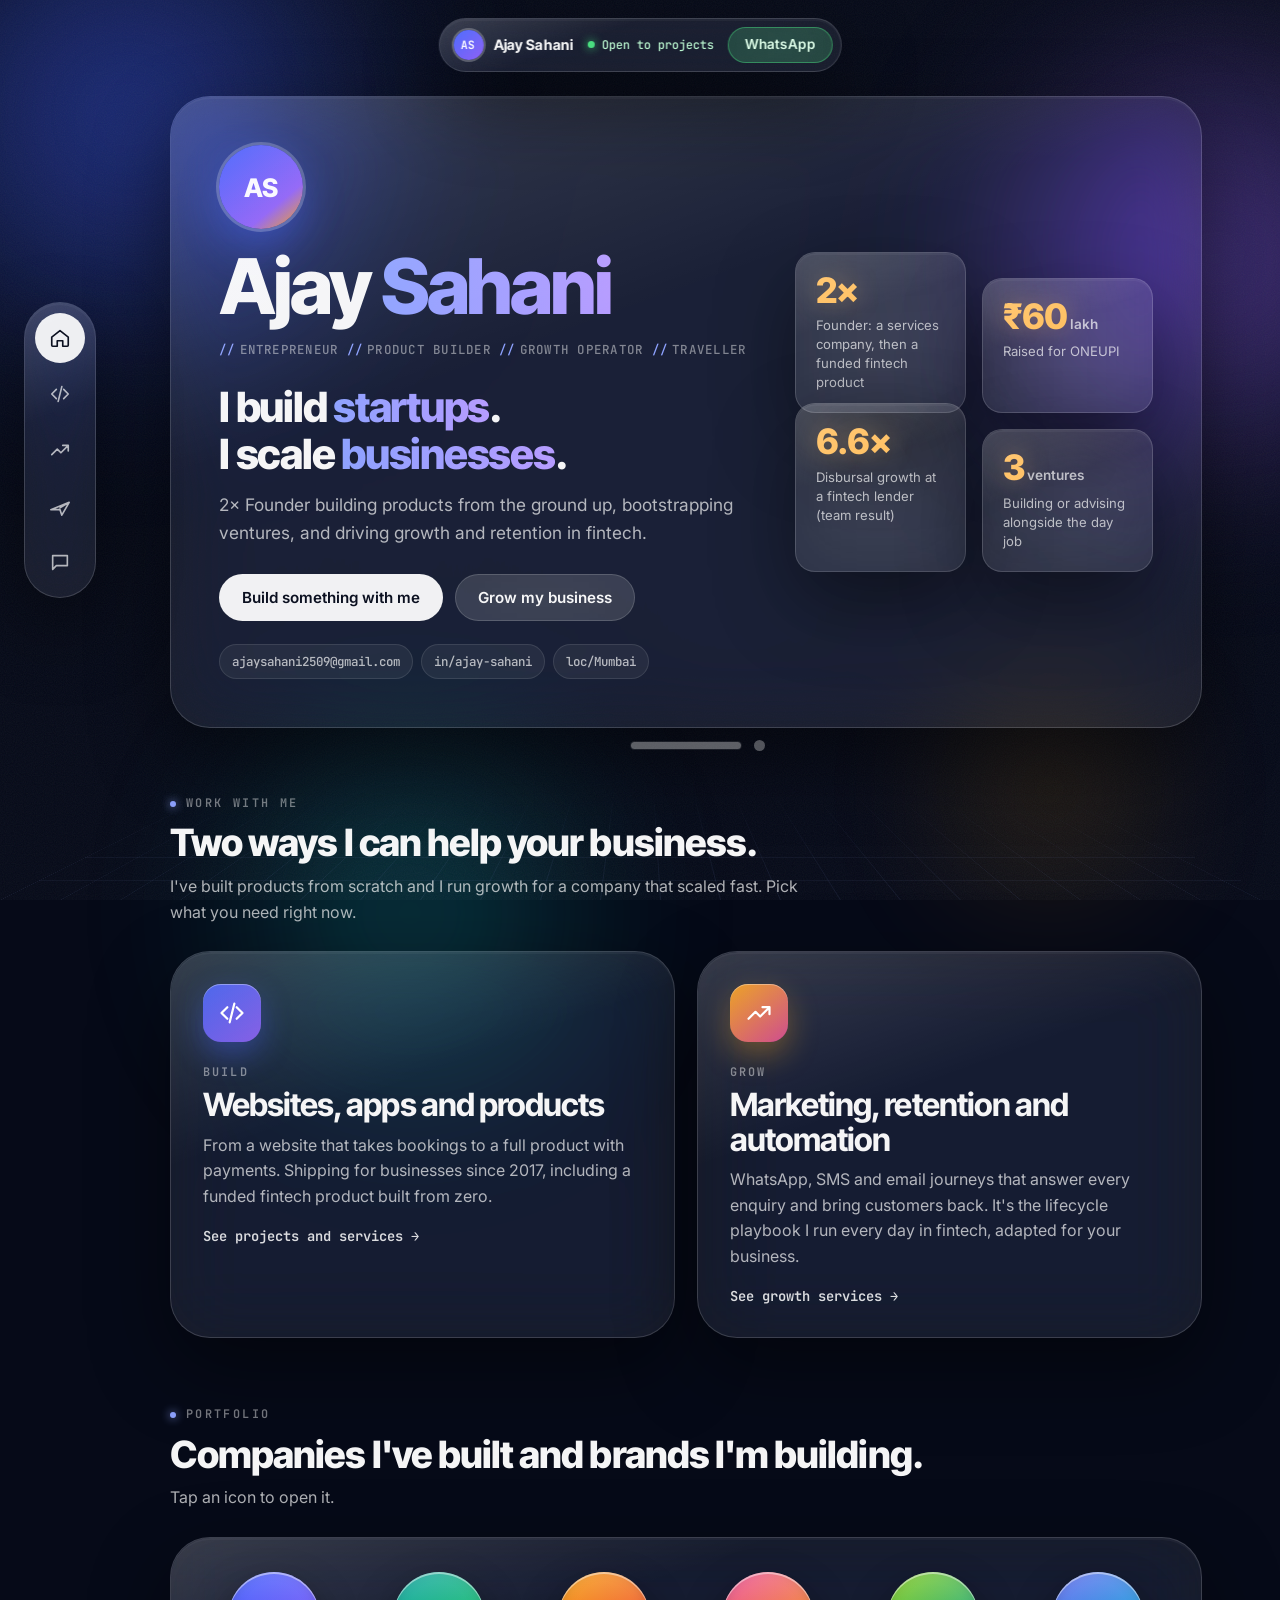
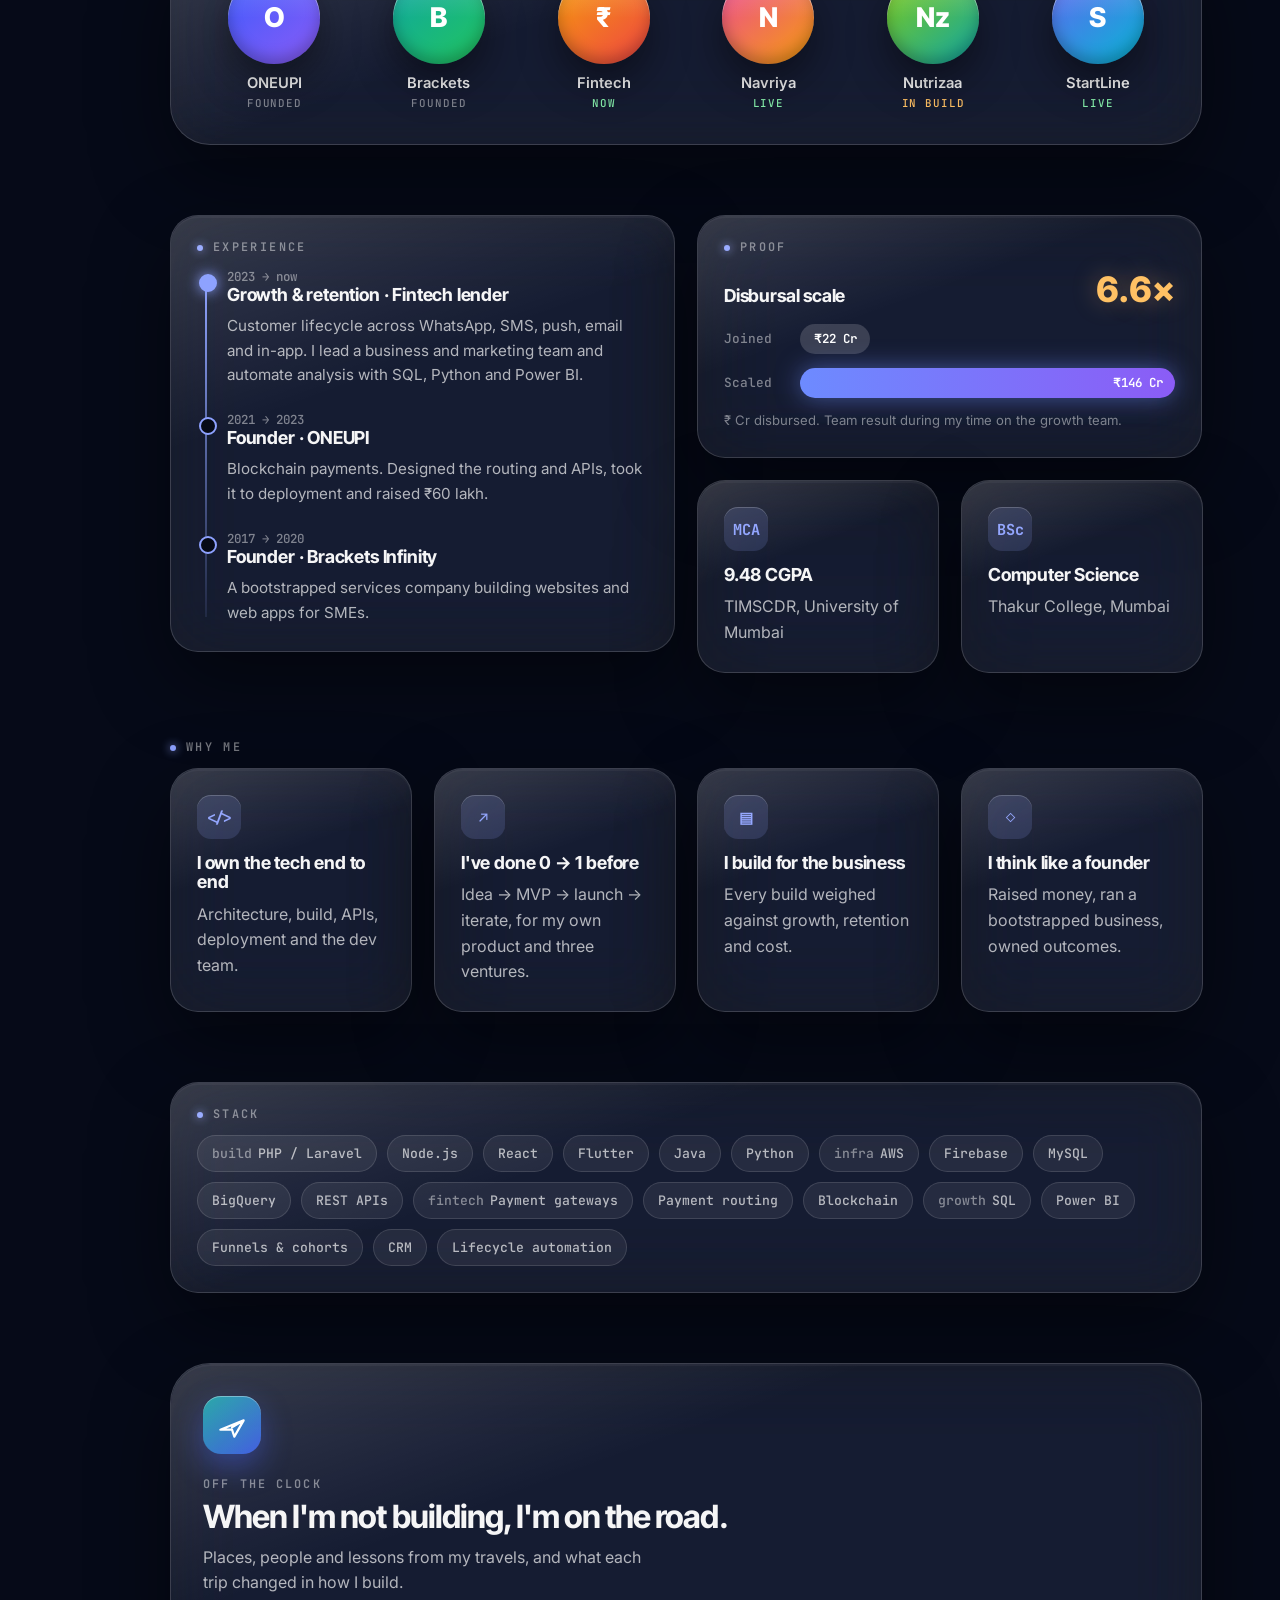
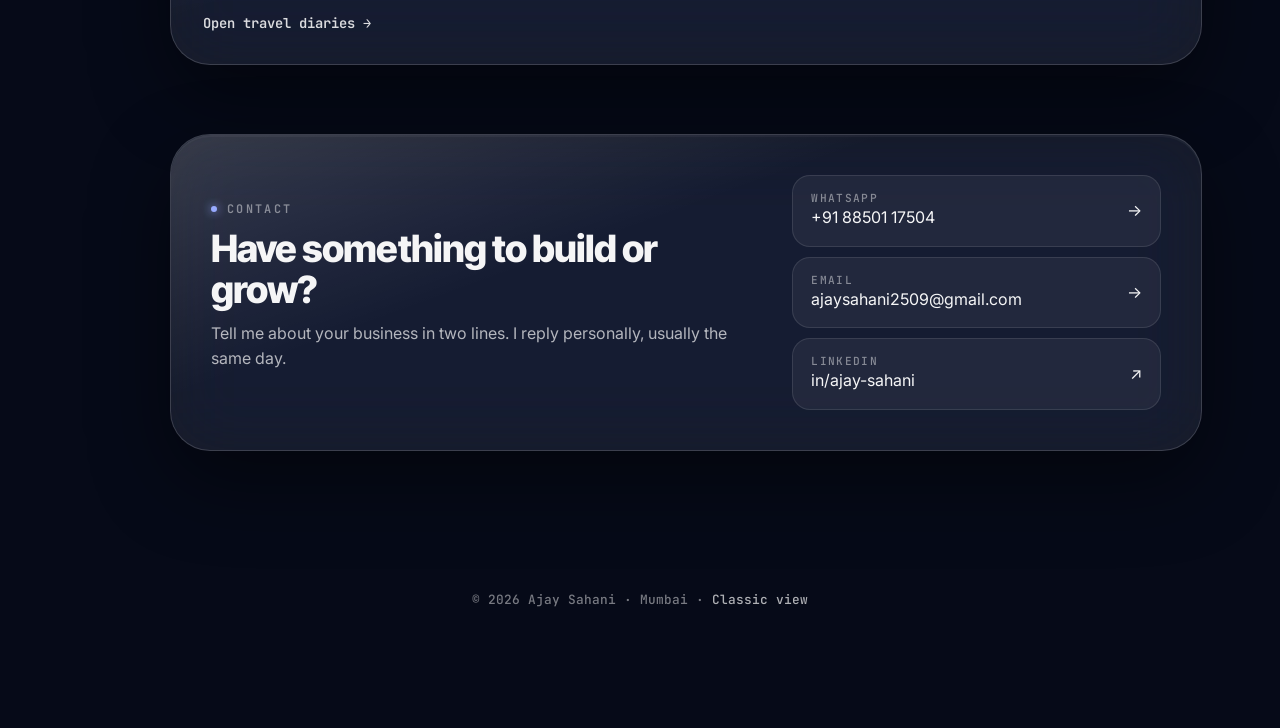
<file: index.html>
<!doctype html>
<html lang="en">
<head>
<meta charset="utf-8">
<meta name="viewport" content="width=device-width, initial-scale=1">
<title>Ajay Sahani · I build startups. I scale businesses.</title>
<meta property="og:type" content="website">
<meta property="og:title" content="Ajay Sahani · I build startups. I scale businesses.">
<meta property="og:description" content="2× Founder building products from the ground up, bootstrapping ventures, and driving growth and retention in fintech.">
<meta property="og:url" content="https://theajaysahani.github.io/">
<meta property="og:image" content="https://theajaysahani.github.io/assets/og.png">
<meta property="og:image:width" content="1200">
<meta property="og:image:height" content="630">
<meta name="twitter:card" content="summary_large_image">
<link rel="icon" href="assets/favicon.svg" type="image/svg+xml">
<link rel="canonical" href="https://theajaysahani.github.io/">
<meta name="description" content="2× Founder building products from the ground up, bootstrapping ventures, and driving growth and retention in fintech.">
<meta name="theme-color" content="#060a18">
<link rel="preconnect" href="https://fonts.googleapis.com">
<link rel="preconnect" href="https://fonts.gstatic.com" crossorigin>
<link href="https://fonts.googleapis.com/css2?family=Inter+Tight:wght@700;800&family=Inter:wght@400;500;600;700&family=JetBrains+Mono:wght@500;600&display=swap" rel="stylesheet">
<link rel="stylesheet" href="assets/spatial.css">
</head>
<body>

<div class="env" aria-hidden="true"><div class="blob b1"></div><div class="blob b2"></div><div class="blob b3"></div><div class="blob b4"></div></div>
<div class="floor" aria-hidden="true"></div>
<div class="grain" aria-hidden="true"></div>

<header class="topbar glass">
  <a class="me" href="#top"><span class="mini-av">AS</span>Ajay Sahani</a>
  <span class="live"><i></i>Open to projects</span>
  <a class="cap wa sm" data-wa href="#contact">WhatsApp</a>
</header>

<nav class="ornament glass" aria-label="Main">
  <a class="orn" data-page="index" href="index.html" aria-label="Home"><svg viewBox="0 0 24 24"><path d="M3 11l9-7 9 7v9a1 1 0 0 1-1 1h-5v-6H9v6H4a1 1 0 0 1-1-1z"/></svg><span class="tip">Home</span></a>
  <a class="orn" data-page="build" href="build.html" aria-label="Build"><svg viewBox="0 0 24 24"><path d="M8 7l-5 5 5 5M16 7l5 5-5 5M14 4l-4 16"/></svg><span class="tip">Build</span></a>
  <a class="orn" data-page="grow" href="grow.html" aria-label="Grow"><svg viewBox="0 0 24 24"><path d="M3 17l6-6 4 4 8-8M15 7h6v6"/></svg><span class="tip">Grow</span></a>
  <a class="orn" data-page="travel" href="travel.html" aria-label="Travel"><svg viewBox="0 0 24 24"><path d="M2 16l20-8-8 14-2-6z M12 14l10-6"/></svg><span class="tip">Travel</span></a>
  <a class="orn" href="#contact" aria-label="Contact"><svg viewBox="0 0 24 24"><path d="M4 5h16v11H8l-4 4z"/></svg><span class="tip">Contact</span></a>
</nav>

<main class="stage" id="top">

  <!-- Hero window -->
  <section class="hero glass reveal" data-tilt data-tilt-max="3">
    <div>
      <div class="avatar">AS</div>
      <h1 class="name">Ajay <span>Sahani</span></h1>
      <div class="tags"><b>//</b>Entrepreneur <b>//</b>Product builder <b>//</b>Growth operator <b>//</b>Traveller</div>
      <p class="statement">I build <u>startups</u>.<br>I scale <u>businesses</u>.</p>
      <p class="hero-line">2× Founder building products from the ground up, bootstrapping ventures, and driving growth and retention in fintech.</p>
      <div class="ctas">
        <a class="cap solid" href="build.html">Build something with me</a>
        <a class="cap" href="grow.html">Grow my business</a>
      </div>
      <div class="chips">
        <a class="chip" data-mail href="#contact"><span data-mail-text>email</span></a>
        <a class="chip" data-linkedin href="#contact">in/ajay-sahani</a>
        <span class="chip">loc/Mumbai</span>
      </div>
    </div>
    <div class="volumes" aria-label="Highlights">
      <div class="vol glass"><b>2×</b><span>Founder: a services company, then a funded fintech product</span></div>
      <div class="vol glass"><b>₹60<small>lakh</small></b><span>Raised for ONEUPI</span></div>
      <div class="vol glass"><b>6.6×</b><span>Disbursal growth at a fintech lender (team result)</span></div>
      <div class="vol glass"><b>3<small>ventures</small></b><span>Building or advising alongside the day job</span></div>
    </div>
    <div class="grabber" aria-hidden="true"></div>
  </section>

  <!-- Two doors -->
  <section class="section reveal">
    <div class="label">Work with me</div>
    <h2>Two ways I can help your business.</h2>
    <p class="sub">I've built products from scratch and I run growth for a company that scaled fast. Pick what you need right now.</p>
    <div class="grid g2" style="margin-top:26px">
      <a class="door glass" data-tilt href="build.html">
        <div class="icon"><svg viewBox="0 0 24 24"><path d="M8 7l-5 5 5 5M16 7l5 5-5 5M14 4l-4 16"/></svg></div>
        <div class="k">Build</div>
        <h3>Websites, apps and products</h3>
        <p>From a website that takes bookings to a full product with payments. Shipping for businesses since 2017, including a funded fintech product built from zero.</p>
        <div class="go">See projects and services →</div>
      </a>
      <a class="door grow glass" data-tilt href="grow.html">
        <div class="icon"><svg viewBox="0 0 24 24"><path d="M3 17l6-6 4 4 8-8M15 7h6v6"/></svg></div>
        <div class="k">Grow</div>
        <h3>Marketing, retention and automation</h3>
        <p>WhatsApp, SMS and email journeys that answer every enquiry and bring customers back. It's the lifecycle playbook I run every day in fintech, adapted for your business.</p>
        <div class="go">See growth services →</div>
      </a>
    </div>
  </section>

  <!-- Ventures as app icons -->
  <section class="section reveal">
    <div class="label">Portfolio</div>
    <h2>Companies I've built and brands I'm building.</h2>
    <p class="sub">Tap an icon to open it.</p>
    <div class="apps glass" style="margin-top:26px" id="apps"></div>
  </section>

  <!-- Proof -->
  <section class="section reveal">
    <div class="grid g2" style="align-items:start">
      <div class="card glass" data-tilt data-tilt-max="4">
        <div class="label">Experience</div>
        <div class="tl">
          <div class="tl-item now"><div class="when">2023 → now</div><h3>Growth &amp; retention · Fintech lender</h3><p>Customer lifecycle across WhatsApp, SMS, push, email and in-app. I lead a business and marketing team and automate analysis with SQL, Python and Power BI.</p></div>
          <div class="tl-item"><div class="when">2021 → 2023</div><h3>Founder · ONEUPI</h3><p>Blockchain payments. Designed the routing and APIs, took it to deployment and raised ₹60 lakh.</p></div>
          <div class="tl-item" style="padding-bottom:0"><div class="when">2017 → 2020</div><h3>Founder · Brackets Infinity</h3><p>A bootstrapped services company building websites and web apps for SMEs.</p></div>
        </div>
      </div>
      <div class="grid" style="gap:22px">
        <div class="card glass" data-tilt data-tilt-max="4">
          <div class="label">Proof</div>
          <div style="display:flex; justify-content:space-between; align-items:baseline"><h3 style="margin:0">Disbursal scale</h3><b style="font:800 2.2rem var(--display); color:var(--amber); text-shadow:0 0 24px rgba(255,193,100,.35)">6.6×</b></div>
          <div class="bar-row"><span>Joined</span><div class="bar a">₹22 Cr</div></div>
          <div class="bar-row"><span>Scaled</span><div class="bar b" id="bar-b">₹146 Cr</div></div>
          <p style="margin-top:12px; font-size:.82rem; color:var(--text-3)">₹ Cr disbursed. Team result during my time on the growth team.</p>
        </div>
        <div class="grid g2" style="gap:22px">
          <div class="card glass" data-tilt><div class="ico">MCA</div><h3>9.48 CGPA</h3><p>TIMSCDR, University of Mumbai</p></div>
          <div class="card glass" data-tilt><div class="ico">BSc</div><h3>Computer Science</h3><p>Thakur College, Mumbai</p></div>
        </div>
      </div>
    </div>
  </section>

  <!-- Why me -->
  <section class="section reveal">
    <div class="label">Why me</div>
    <div class="grid g4">
      <div class="card glass" data-tilt><div class="ico">&lt;/&gt;</div><h3>I own the tech end to end</h3><p>Architecture, build, APIs, deployment and the dev team.</p></div>
      <div class="card glass" data-tilt><div class="ico">↗</div><h3>I've done 0 → 1 before</h3><p>Idea → MVP → launch → iterate, for my own product and three ventures.</p></div>
      <div class="card glass" data-tilt><div class="ico">▤</div><h3>I build for the business</h3><p>Every build weighed against growth, retention and cost.</p></div>
      <div class="card glass" data-tilt><div class="ico">◇</div><h3>I think like a founder</h3><p>Raised money, ran a bootstrapped business, owned outcomes.</p></div>
    </div>
  </section>

  <!-- Stack -->
  <section class="section reveal">
    <div class="card glass">
      <div class="label">Stack</div>
      <div class="stack-chips">
        <span><em>build</em>PHP / Laravel</span><span>Node.js</span><span>React</span><span>Flutter</span><span>Java</span><span>Python</span>
        <span><em>infra</em>AWS</span><span>Firebase</span><span>MySQL</span><span>BigQuery</span><span>REST APIs</span>
        <span><em>fintech</em>Payment gateways</span><span>Payment routing</span><span>Blockchain</span>
        <span><em>growth</em>SQL</span><span>Power BI</span><span>Funnels &amp; cohorts</span><span>CRM</span><span>Lifecycle automation</span>
      </div>
    </div>
  </section>

  <!-- Travel -->
  <section class="section reveal">
    <a class="door glass" data-tilt href="travel.html" style="min-height:0">
      <div class="icon" style="background:linear-gradient(140deg, rgba(14,165,164,.95), rgba(59,91,253,.85))"><svg viewBox="0 0 24 24"><path d="M2 16l20-8-8 14-2-6z M12 14l10-6"/></svg></div>
      <div class="k">Off the clock</div>
      <h3>When I'm not building, I'm on the road.</h3>
      <p>Places, people and lessons from my travels, and what each trip changed in how I build.</p>
      <div class="go">Open travel diaries →</div>
    </a>
  </section>

  <!-- Contact -->
  <section class="section reveal" id="contact">
    <div class="contact glass">
      <div>
        <div class="label">Contact</div>
        <h2>Have something to build or grow?</h2>
        <p class="sub">Tell me about your business in two lines. I reply personally, usually the same day.</p>
      </div>
      <div class="links">
        <a data-wa href="#contact"><span><small>WhatsApp</small><span data-wa-num>WhatsApp</span></span><span>→</span></a>
        <a data-mail href="#contact"><span><small>Email</small><span data-mail-text>email</span></span><span>→</span></a>
        <a data-linkedin href="#contact"><span><small>LinkedIn</small>in/ajay-sahani</span><span>↗</span></a>
      </div>
    </div>
  </section>
</main>

<footer>© <span data-year></span> Ajay Sahani · Mumbai · <a href="classic/index.html">Classic view</a></footer>

<div class="sheet-wrap" id="sheet-wrap" aria-hidden="true">
  <div class="sheet glass" role="dialog" aria-modal="true" aria-labelledby="sheet-title">
    <button class="x" type="button" aria-label="Close">✕</button>
    <span class="badge" id="sheet-badge"></span>
    <h2 id="sheet-title" style="font-size:2rem"></h2>
    <div class="role" id="sheet-role"></div>
    <p id="sheet-text"></p>
    <div class="ctas" id="sheet-cta"></div>
  </div>
</div>

<script>
  const VENTURES = [
    { key: "O", name: "ONEUPI", tag: "Founded", cls: "", grad: "linear-gradient(140deg,#3b5bfd,#8b5cf6)", badge: "Founded · 2021–23", role: "Founder & product lead · Fintech", text: "A fee-free blockchain payments product. I designed the payment routing and APIs, took it from idea to launch, and raised ₹60 lakh from investors." },
    { key: "B", name: "Brackets", tag: "Founded", cls: "", grad: "linear-gradient(140deg,#0ea5a4,#22c55e)", badge: "Founded · 2017–20", role: "Founder · Tech services company", text: "Brackets Infinity: a bootstrapped services company that delivered websites and web apps for small and medium businesses, end to end, for three years." },
    { key: "₹", name: "Fintech", tag: "Now", cls: "live", grad: "linear-gradient(140deg,#f59e0b,#ef4444)", badge: "Now · 2023 → present", role: "Growth & retention lead · Lending", text: "Part of the growth team as disbursals grew 6.6×, from ₹22 Cr to ₹146 Cr. I own the customer lifecycle (repeat, repayment, reactivation) across WhatsApp, SMS, push and email, and lead a business and marketing team." },
    { key: "N", name: "Navriya", tag: "Live", cls: "live", grad: "linear-gradient(140deg,#ec4899,#f59e0b)", badge: "Live · E-commerce", role: "Co-founding tech partner", text: "An online jewellery brand. I lead tech direction and the e-commerce build.", url: "https://navriya.com", urlText: "Visit navriya.com" },
    { key: "Nz", name: "Nutrizaa", tag: "In build", cls: "build", grad: "linear-gradient(140deg,#84cc16,#0ea5a4)", badge: "In build · Food & FMCG", role: "Founding consultant", text: "A meal-delivery and nutrition brand. I'm shaping the product, the go-to-market and the build.", url: "https://nutrizaa.in", urlText: "Visit nutrizaa.in" },
    { key: "S", name: "StartLine", tag: "Live", cls: "live", grad: "linear-gradient(140deg,#6366f1,#06b6d4)", badge: "Live · Platform", role: "Tech consultant · Full-system dev", text: "Built the entire platform for a career-exposure startup, from architecture to launch.", url: "https://startline.in", urlText: "Visit startline.in" },
  ];

  // App icons
  const apps = document.getElementById("apps");
  apps.innerHTML = VENTURES.map((v, i) =>
    `<button class="app" type="button" data-i="${i}" aria-label="Open ${v.name}"><span class="ring" style="background:${v.grad}">${v.key}</span><b>${v.name}</b><small class="${v.cls}">${v.tag}</small></button>`
  ).join("");

  // Detail sheet
  const wrap = document.getElementById("sheet-wrap");
  let lastFocus = null;
  function openSheet(v) {
    document.getElementById("sheet-badge").textContent = v.badge;
    document.getElementById("sheet-title").textContent = v.name === "Brackets" ? "Brackets Infinity" : v.name === "Fintech" ? "Fintech lender" : v.name;
    document.getElementById("sheet-role").textContent = v.role;
    document.getElementById("sheet-text").textContent = v.text;
    document.getElementById("sheet-cta").innerHTML = v.url
      ? `<a class="cap solid" href="${v.url}" target="_blank" rel="noopener">${v.urlText} ↗</a>`
      : `<a class="cap" href="#contact" data-close>Talk to me about it</a>`;
    lastFocus = document.activeElement;
    wrap.classList.add("open");
    wrap.setAttribute("aria-hidden", "false");
    wrap.querySelector(".x").focus();
  }
  function closeSheet() {
    wrap.classList.remove("open");
    wrap.setAttribute("aria-hidden", "true");
    if (lastFocus) lastFocus.focus();
  }
  apps.addEventListener("click", (e) => { const b = e.target.closest(".app"); if (b) openSheet(VENTURES[+b.dataset.i]); });
  wrap.addEventListener("click", (e) => { if (e.target === wrap || e.target.closest(".x") || e.target.closest("[data-close]")) closeSheet(); });
  document.addEventListener("keydown", (e) => { if (e.key === "Escape" && wrap.classList.contains("open")) closeSheet(); });

</script>
<script src="assets/spatial.js"></script>
<script src="assets/site.js"></script>
</body>
</html>
</file>
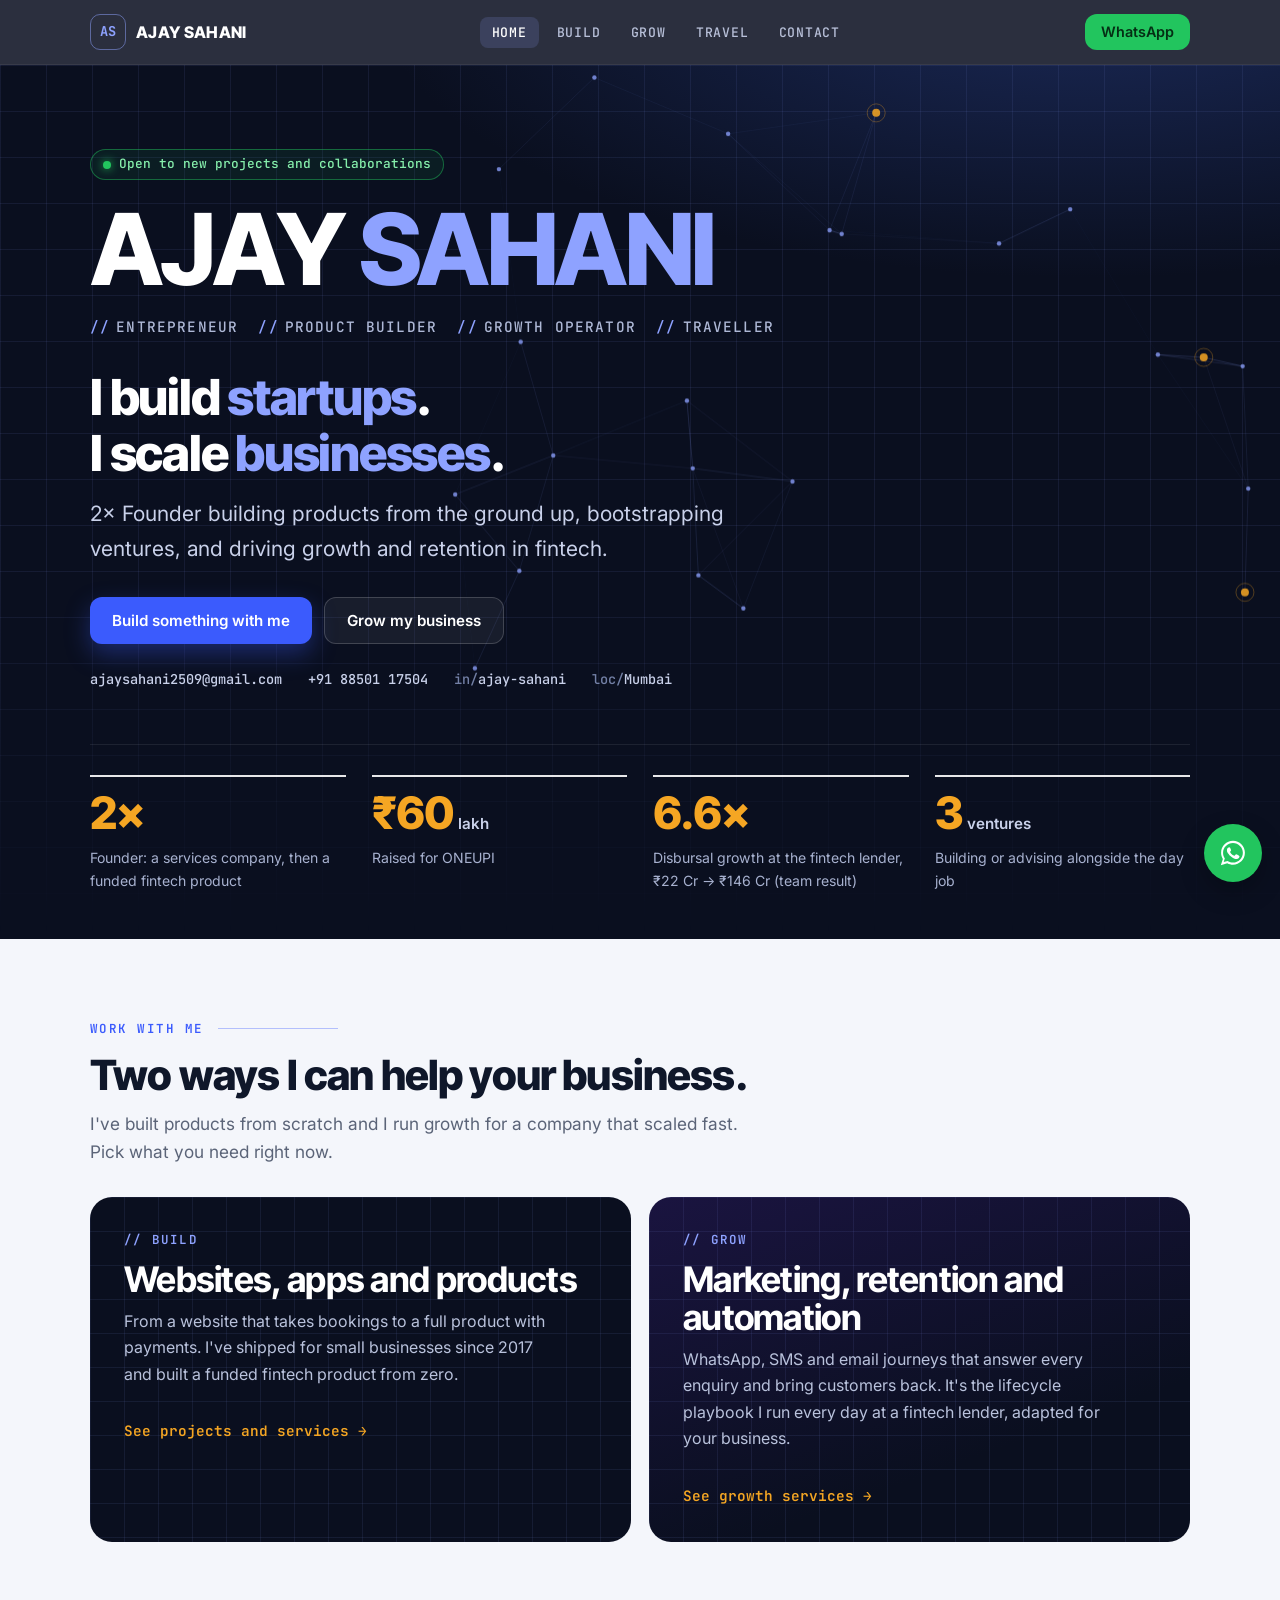
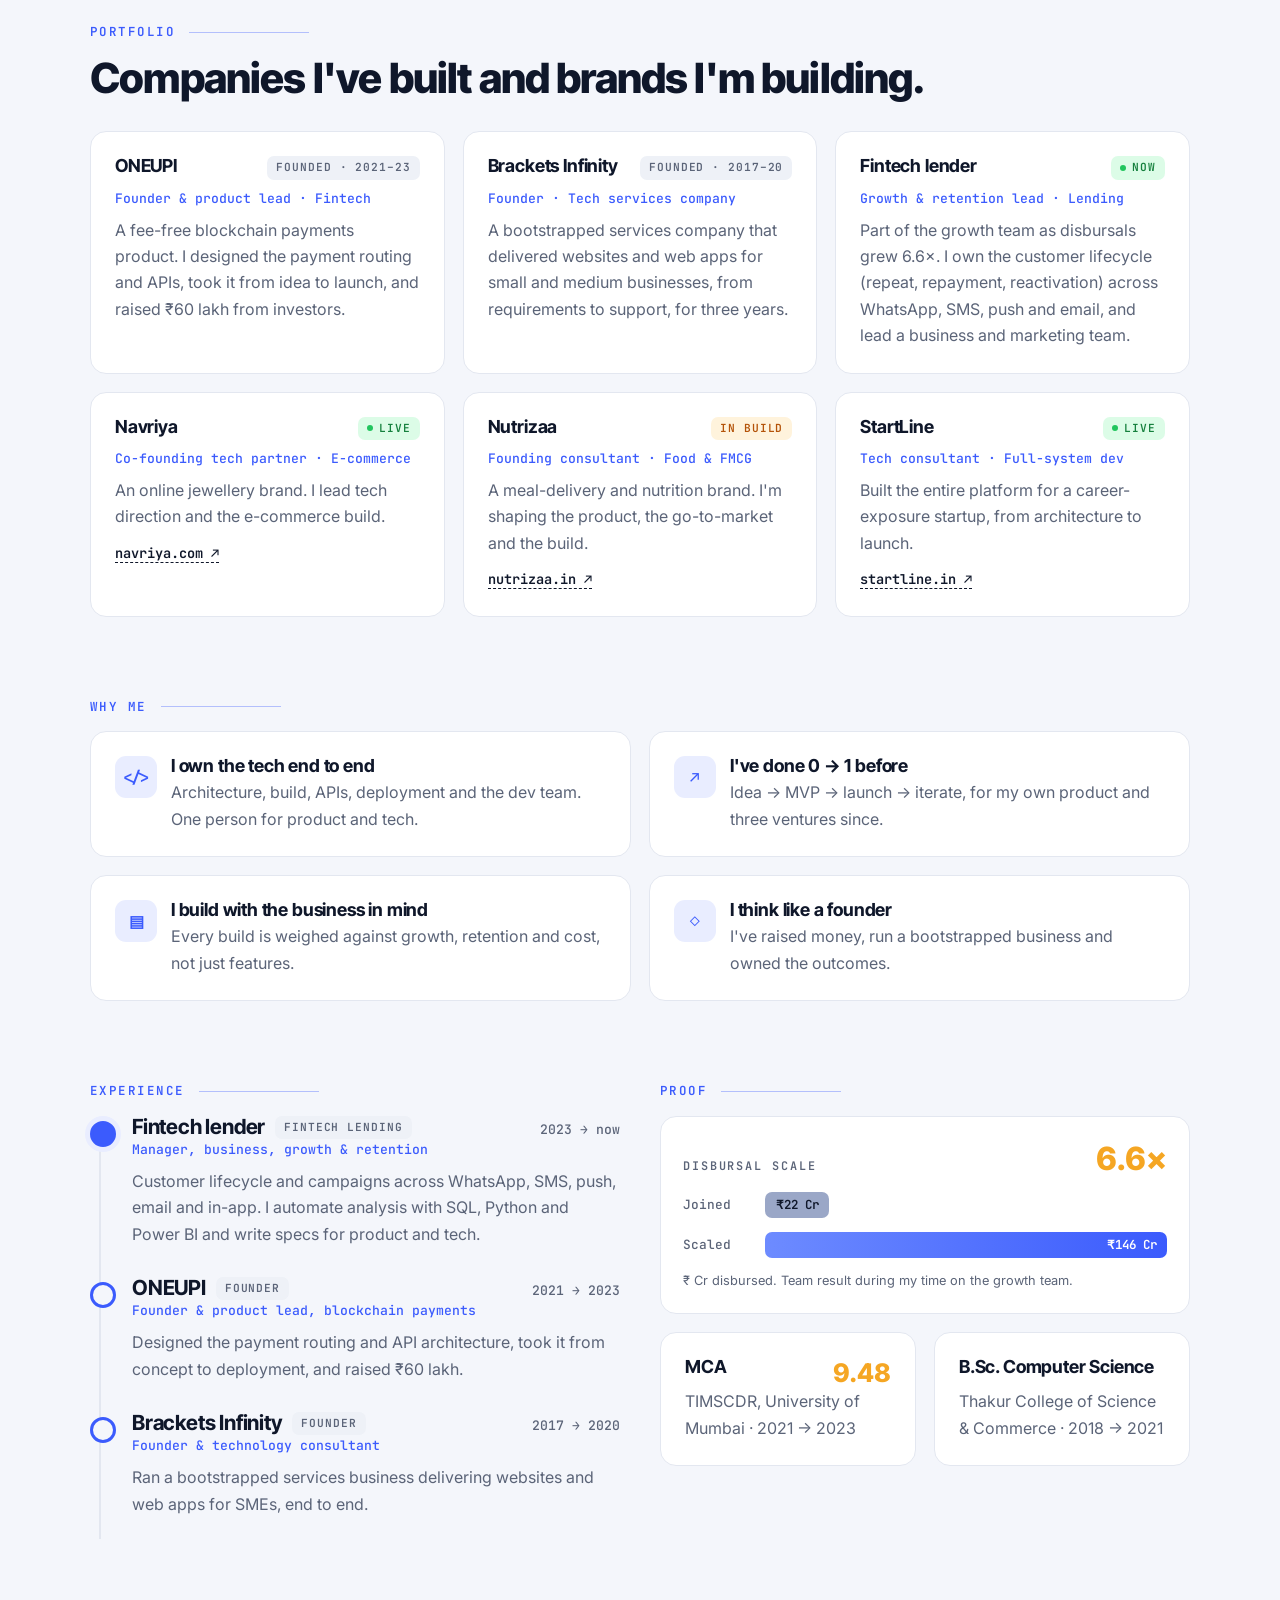
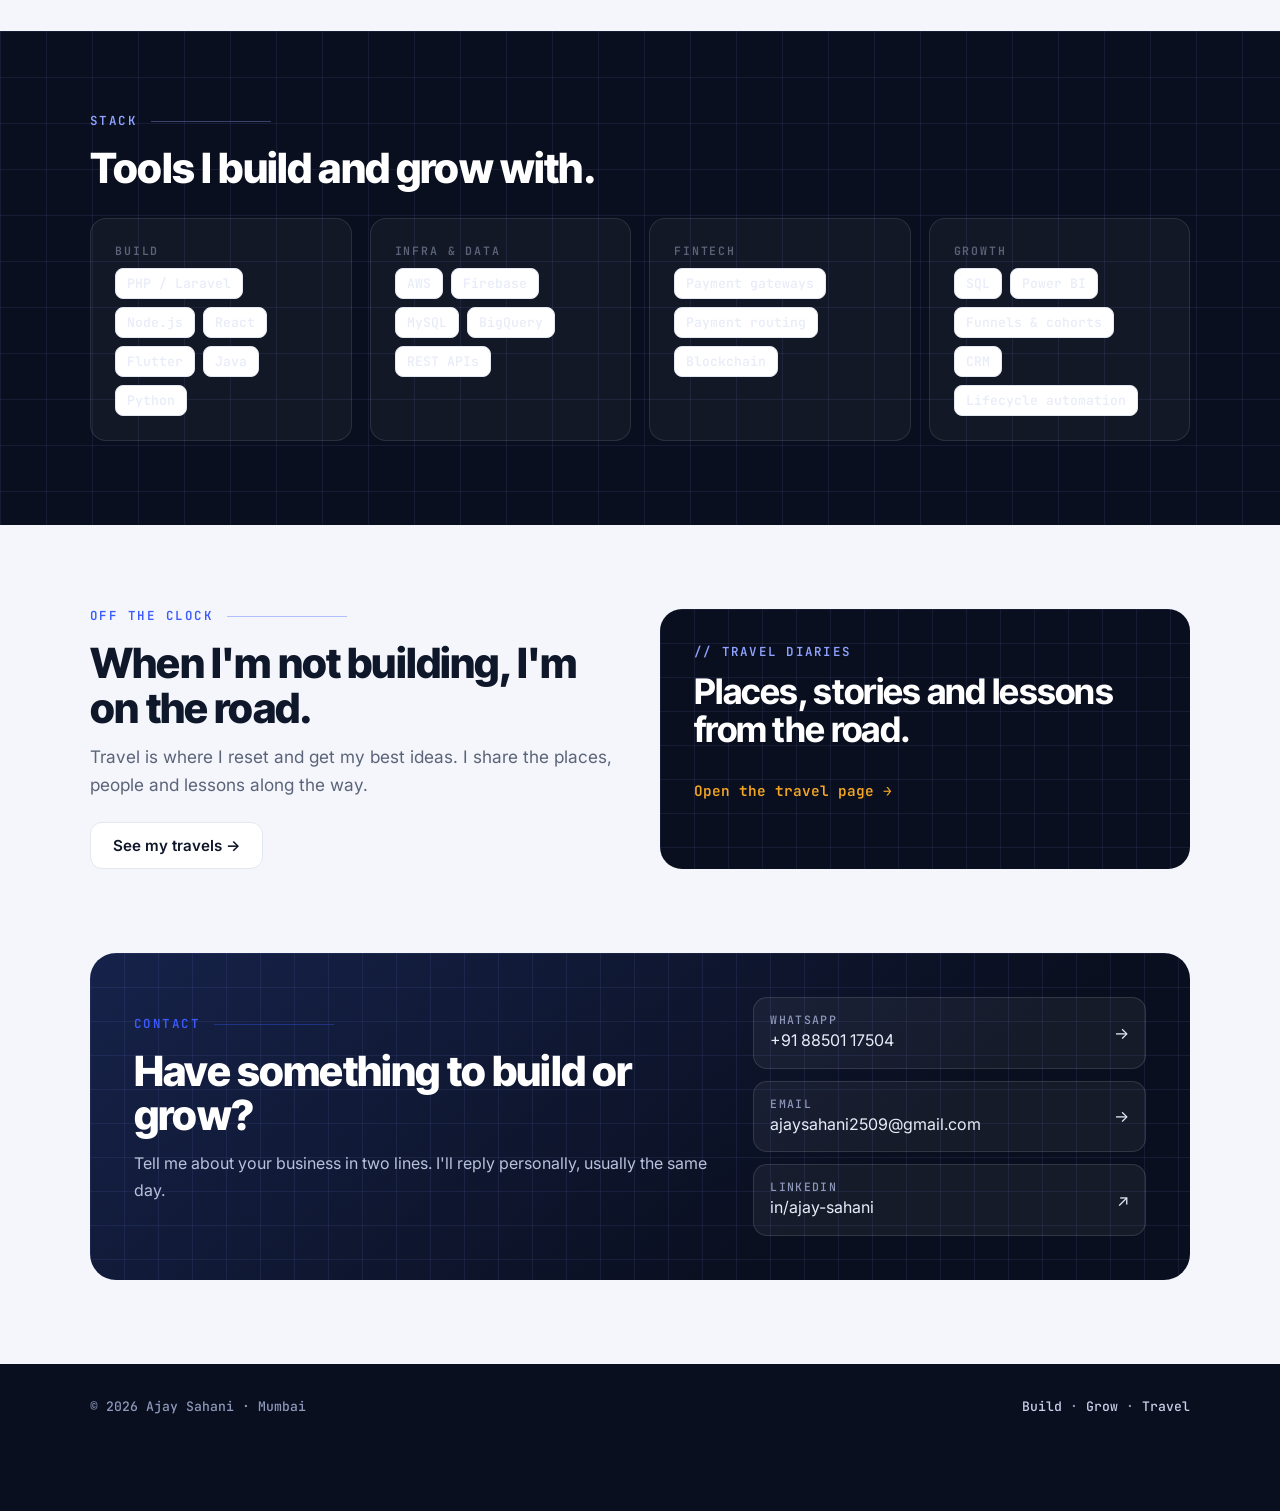
<file: classic/index.html>
<!doctype html>
<html lang="en">
<head>
<meta charset="utf-8">
<meta name="viewport" content="width=device-width, initial-scale=1">
<title>Ajay Sahani · I build startups. I scale businesses.</title>
<meta property="og:type" content="website">
<meta property="og:title" content="Ajay Sahani · I build startups. I scale businesses.">
<meta property="og:description" content="Ajay Sahani: founder of ONEUPI and Brackets Infinity, building Navriya and Nutrizaa, and leading growth and retention at a fintech lender. Builds products and growth systems for businesses in Mumbai.">
<meta property="og:url" content="https://theajaysahani.github.io/classic/">
<meta property="og:image" content="https://theajaysahani.github.io/assets/og.png">
<meta property="og:image:width" content="1200">
<meta property="og:image:height" content="630">
<meta name="twitter:card" content="summary_large_image">
<link rel="icon" href="../assets/favicon.svg" type="image/svg+xml">
<link rel="canonical" href="https://theajaysahani.github.io/classic/">
<meta name="description" content="Ajay Sahani: founder of ONEUPI and Brackets Infinity, building Navriya and Nutrizaa, and leading growth and retention at a fintech lender. Builds products and growth systems for businesses in Mumbai.">
<link rel="preconnect" href="https://fonts.googleapis.com">
<link rel="preconnect" href="https://fonts.gstatic.com" crossorigin>
<link href="https://fonts.googleapis.com/css2?family=Inter+Tight:wght@700;800&family=Inter:wght@400;500;600&family=JetBrains+Mono:wght@500;600;700&display=swap" rel="stylesheet">
<link rel="stylesheet" href="../assets/style.css">
<meta name="robots" content="noindex">
</head>
<body>

<header class="nav-bar">
  <nav class="nav">
    <a class="logo" href="index.html"><span class="logo-mark">AS</span><b>AJAY SAHANI</b></a>
    <button class="menu-btn" type="button" aria-expanded="false" aria-controls="nav-links">Menu</button>
    <div class="nav-links" id="nav-links">
      <a data-page="index" href="index.html">Home</a>
      <a data-page="build" href="build.html">Build</a>
      <a data-page="grow" href="grow.html">Grow</a>
      <a data-page="travel" href="travel.html">Travel</a>
      <a href="#contact">Contact</a>
    </div>
    <a class="btn btn-wa btn-sm" data-wa href="#contact">WhatsApp</a>
  </nav>
</header>

<main>
  <section class="hero">
    <canvas class="net" aria-hidden="true"></canvas>
    <div class="wrap">
      <div class="status"><i></i> Open to new projects and collaborations</div>
      <h1 class="name">Ajay <span>Sahani</span></h1>
      <div class="tags"><b>//</b>Entrepreneur &nbsp;<b>//</b>Product builder &nbsp;<b>//</b>Growth operator &nbsp;<b>//</b>Traveller</div>
      <p class="statement">I build <u>startups</u>.<br>I scale <u>businesses</u>.</p>
      <p class="hero-line">2× Founder building products from the ground up, bootstrapping ventures, and driving growth and retention in fintech.</p>
      <div class="hero-ctas">
        <a class="btn btn-blue" href="build.html">Build something with me</a>
        <a class="btn btn-ghost" href="grow.html">Grow my business</a>
      </div>
      <div class="contact-line">
        <a data-mail href="#contact"><span data-mail-text>email</span></a>
        <a data-wa href="#contact"><span data-wa-num>WhatsApp</span></a>
        <a data-linkedin href="#contact"><em>in/</em>ajay-sahani</a>
        <span><em>loc/</em>Mumbai</span>
      </div>
      <div class="stats">
        <div class="stat"><b>2×</b><span>Founder: a services company, then a funded fintech product</span></div>
        <div class="stat"><b>₹60<small>lakh</small></b><span>Raised for ONEUPI</span></div>
        <div class="stat"><b>6.6×</b><span>Disbursal growth at the fintech lender, ₹22 Cr → ₹146 Cr (team result)</span></div>
        <div class="stat"><b>3<small>ventures</small></b><span>Building or advising alongside the day job</span></div>
      </div>
    </div>
  </section>

  <section>
    <div class="wrap">
      <div class="label">Work with me</div>
      <h2>Two ways I can help your business.</h2>
      <p class="lead">I've built products from scratch and I run growth for a company that scaled fast. Pick what you need right now.</p>
      <div class="grid g2" style="margin-top:30px">
        <a class="door" href="build.html">
          <div class="kicker">// Build</div>
          <h3>Websites, apps and products</h3>
          <p>From a website that takes bookings to a full product with payments. I've shipped for small businesses since 2017 and built a funded fintech product from zero.</p>
          <div class="go">See projects and services →</div>
        </a>
        <a class="door grow" href="grow.html">
          <div class="kicker">// Grow</div>
          <h3>Marketing, retention and automation</h3>
          <p>WhatsApp, SMS and email journeys that answer every enquiry and bring customers back. It's the lifecycle playbook I run every day at a fintech lender, adapted for your business.</p>
          <div class="go">See growth services →</div>
        </a>
      </div>
    </div>
  </section>

  <section style="padding-top:0">
    <div class="wrap">
      <div class="label">Portfolio</div>
      <h2>Companies I've built and brands I'm building.</h2>
      <div class="grid g3" style="margin-top:30px">
        <div class="card">
          <div class="card-head"><h3>ONEUPI</h3><span class="badge past">Founded · 2021–23</span></div>
          <div class="role">Founder &amp; product lead · Fintech</div>
          <p>A fee-free blockchain payments product. I designed the payment routing and APIs, took it from idea to launch, and raised ₹60 lakh from investors.</p>
        </div>
        <div class="card">
          <div class="card-head"><h3>Brackets Infinity</h3><span class="badge past">Founded · 2017–20</span></div>
          <div class="role">Founder · Tech services company</div>
          <p>A bootstrapped services company that delivered websites and web apps for small and medium businesses, from requirements to support, for three years.</p>
        </div>
        <div class="card">
          <div class="card-head"><h3>Fintech lender</h3><span class="badge live">Now</span></div>
          <div class="role">Growth &amp; retention lead · Lending</div>
          <p>Part of the growth team as disbursals grew 6.6×. I own the customer lifecycle (repeat, repayment, reactivation) across WhatsApp, SMS, push and email, and lead a business and marketing team.</p>
        </div>
        <div class="card">
          <div class="card-head"><h3>Navriya</h3><span class="badge live">Live</span></div>
          <div class="role">Co-founding tech partner · E-commerce</div>
          <p>An online jewellery brand. I lead tech direction and the e-commerce build.</p>
          <a class="more" href="https://navriya.com" target="_blank" rel="noopener">navriya.com ↗</a>
        </div>
        <div class="card">
          <div class="card-head"><h3>Nutrizaa</h3><span class="badge build">In build</span></div>
          <div class="role">Founding consultant · Food &amp; FMCG</div>
          <p>A meal-delivery and nutrition brand. I'm shaping the product, the go-to-market and the build.</p>
          <a class="more" href="https://nutrizaa.in" target="_blank" rel="noopener">nutrizaa.in ↗</a>
        </div>
        <div class="card">
          <div class="card-head"><h3>StartLine</h3><span class="badge live">Live</span></div>
          <div class="role">Tech consultant · Full-system dev</div>
          <p>Built the entire platform for a career-exposure startup, from architecture to launch.</p>
          <a class="more" href="https://startline.in" target="_blank" rel="noopener">startline.in ↗</a>
        </div>
      </div>
    </div>
  </section>

  <section style="padding-top:0">
    <div class="wrap">
      <div class="label">Why me</div>
      <div class="grid g2 why">
        <div class="card"><div class="ico">&lt;/&gt;</div><div><h3>I own the tech end to end</h3><p>Architecture, build, APIs, deployment and the dev team. One person for product and tech.</p></div></div>
        <div class="card"><div class="ico">↗</div><div><h3>I've done 0 → 1 before</h3><p>Idea → MVP → launch → iterate, for my own product and three ventures since.</p></div></div>
        <div class="card"><div class="ico">▤</div><div><h3>I build with the business in mind</h3><p>Every build is weighed against growth, retention and cost, not just features.</p></div></div>
        <div class="card"><div class="ico">◇</div><div><h3>I think like a founder</h3><p>I've raised money, run a bootstrapped business and owned the outcomes.</p></div></div>
      </div>
    </div>
  </section>

  <section style="padding-top:0">
    <div class="wrap grid g2" style="gap:40px; align-items:start">
      <div>
        <div class="label">Experience</div>
        <div class="timeline">
          <div class="t-item now">
            <div class="t-top"><h3>Fintech lender <span class="badge past">Fintech lending</span></h3><span class="when">2023 → now</span></div>
            <div class="role">Manager, business, growth &amp; retention</div>
            <p>Customer lifecycle and campaigns across WhatsApp, SMS, push, email and in-app. I automate analysis with SQL, Python and Power BI and write specs for product and tech.</p>
          </div>
          <div class="t-item">
            <div class="t-top"><h3>ONEUPI <span class="badge past">Founder</span></h3><span class="when">2021 → 2023</span></div>
            <div class="role">Founder &amp; product lead, blockchain payments</div>
            <p>Designed the payment routing and API architecture, took it from concept to deployment, and raised ₹60 lakh.</p>
          </div>
          <div class="t-item">
            <div class="t-top"><h3>Brackets Infinity <span class="badge past">Founder</span></h3><span class="when">2017 → 2020</span></div>
            <div class="role">Founder &amp; technology consultant</div>
            <p>Ran a bootstrapped services business delivering websites and web apps for SMEs, end to end.</p>
          </div>
        </div>
      </div>
      <div>
        <div class="label">Proof</div>
        <div class="chart">
          <div class="top"><span>Disbursal scale</span><b>6.6×</b></div>
          <div class="bar-row"><span>Joined</span><div class="bar a">₹22 Cr</div></div>
          <div class="bar-row"><span>Scaled</span><div class="bar b">₹146 Cr</div></div>
          <small>₹ Cr disbursed. Team result during my time on the growth team.</small>
        </div>
        <div class="grid g2" style="margin-top:18px">
          <div class="card"><div class="card-head"><h3>MCA</h3><b style="font:800 1.6rem var(--display); color:var(--amber)">9.48</b></div><p>TIMSCDR, University of Mumbai · 2021 → 2023</p></div>
          <div class="card"><h3>B.Sc. Computer Science</h3><p>Thakur College of Science &amp; Commerce · 2018 → 2021</p></div>
        </div>
      </div>
    </div>
  </section>

  <section class="dark">
    <div class="wrap">
      <div class="label">Stack</div>
      <h2>Tools I build and grow with.</h2>
      <div class="grid g4" style="margin-top:28px">
        <div class="card chip-group"><h4>Build</h4><div class="chips"><span class="chip">PHP / Laravel</span><span class="chip">Node.js</span><span class="chip">React</span><span class="chip">Flutter</span><span class="chip">Java</span><span class="chip">Python</span></div></div>
        <div class="card chip-group"><h4>Infra &amp; data</h4><div class="chips"><span class="chip">AWS</span><span class="chip">Firebase</span><span class="chip">MySQL</span><span class="chip">BigQuery</span><span class="chip">REST APIs</span></div></div>
        <div class="card chip-group"><h4>Fintech</h4><div class="chips"><span class="chip">Payment gateways</span><span class="chip">Payment routing</span><span class="chip">Blockchain</span></div></div>
        <div class="card chip-group"><h4>Growth</h4><div class="chips"><span class="chip">SQL</span><span class="chip">Power BI</span><span class="chip">Funnels &amp; cohorts</span><span class="chip">CRM</span><span class="chip">Lifecycle automation</span></div></div>
      </div>
    </div>
  </section>

  <section>
    <div class="wrap grid g2" style="gap:40px; align-items:center">
      <div>
        <div class="label">Off the clock</div>
        <h2>When I'm not building, I'm on the road.</h2>
        <p class="lead">Travel is where I reset and get my best ideas. I share the places, people and lessons along the way.</p>
        <div class="hero-ctas" style="margin-top:22px">
          <a class="btn btn-line" href="travel.html">See my travels →</a>
          <a class="btn btn-line" data-insta href="#">Instagram ↗</a>
        </div>
      </div>
      <a class="door" href="travel.html" style="min-height:260px">
        <div class="kicker">// Travel diaries</div>
        <h3>Places, stories and lessons from the road.</h3>
        <div class="go">Open the travel page →</div>
      </a>
    </div>
  </section>

  <section id="contact" style="padding-top:0">
    <div class="wrap">
      <div class="cta-box">
        <div>
          <div class="label">Contact</div>
          <h2>Have something to build or grow?</h2>
          <p>Tell me about your business in two lines. I'll reply personally, usually the same day.</p>
        </div>
        <div class="cta-links">
          <a data-wa href="#contact"><span><small>WhatsApp</small><span data-wa-num>WhatsApp</span></span><span>→</span></a>
          <a data-mail href="#contact"><span><small>Email</small><span data-mail-text>email</span></span><span>→</span></a>
          <a data-linkedin href="#contact"><span><small>LinkedIn</small>in/ajay-sahani</span><span>↗</span></a>
        </div>
      </div>
    </div>
  </section>
</main>

<footer>
  <div class="wrap"><span>© <span data-year></span> Ajay Sahani · Mumbai</span><span><a href="build.html">Build</a> · <a href="grow.html">Grow</a> · <a href="travel.html">Travel</a></span></div>
</footer>

<a class="wa-float" data-wa href="#contact" aria-label="WhatsApp Ajay">
  <svg viewBox="0 0 32 32" aria-hidden="true"><path d="M16 3C9 3 3.3 8.6 3.3 15.6c0 2.4.7 4.7 1.9 6.7L3 29l6.9-2.1c1.9 1 4 1.6 6.1 1.6 7 0 12.7-5.7 12.7-12.7C28.7 8.6 23 3 16 3zm0 23.2c-1.9 0-3.8-.5-5.4-1.5l-.4-.2-4.1 1.2 1.2-4-.3-.4c-1.1-1.7-1.6-3.6-1.6-5.6 0-5.8 4.7-10.5 10.6-10.5 5.8 0 10.5 4.7 10.5 10.5S21.8 26.2 16 26.2zm5.8-7.9c-.3-.2-1.9-.9-2.2-1-.3-.1-.5-.2-.7.2-.2.3-.8 1-1 1.2-.2.2-.4.2-.7.1-.3-.2-1.3-.5-2.5-1.6-.9-.8-1.6-1.8-1.7-2.1-.2-.3 0-.5.1-.6l.5-.6c.2-.2.2-.3.3-.5.1-.2 0-.4 0-.6-.1-.2-.7-1.7-1-2.3-.3-.6-.5-.5-.7-.5h-.6c-.2 0-.6.1-.9.4-.3.3-1.2 1.1-1.2 2.8 0 1.6 1.2 3.2 1.4 3.4.2.2 2.3 3.5 5.6 4.9 2.8 1.1 3.3.9 3.9.8.6-.1 1.9-.8 2.2-1.5.3-.7.3-1.4.2-1.5-.1-.2-.3-.3-.6-.4z"/></svg>
</a>
<script src="../assets/site.js"></script>
</body>
</html>
</file>
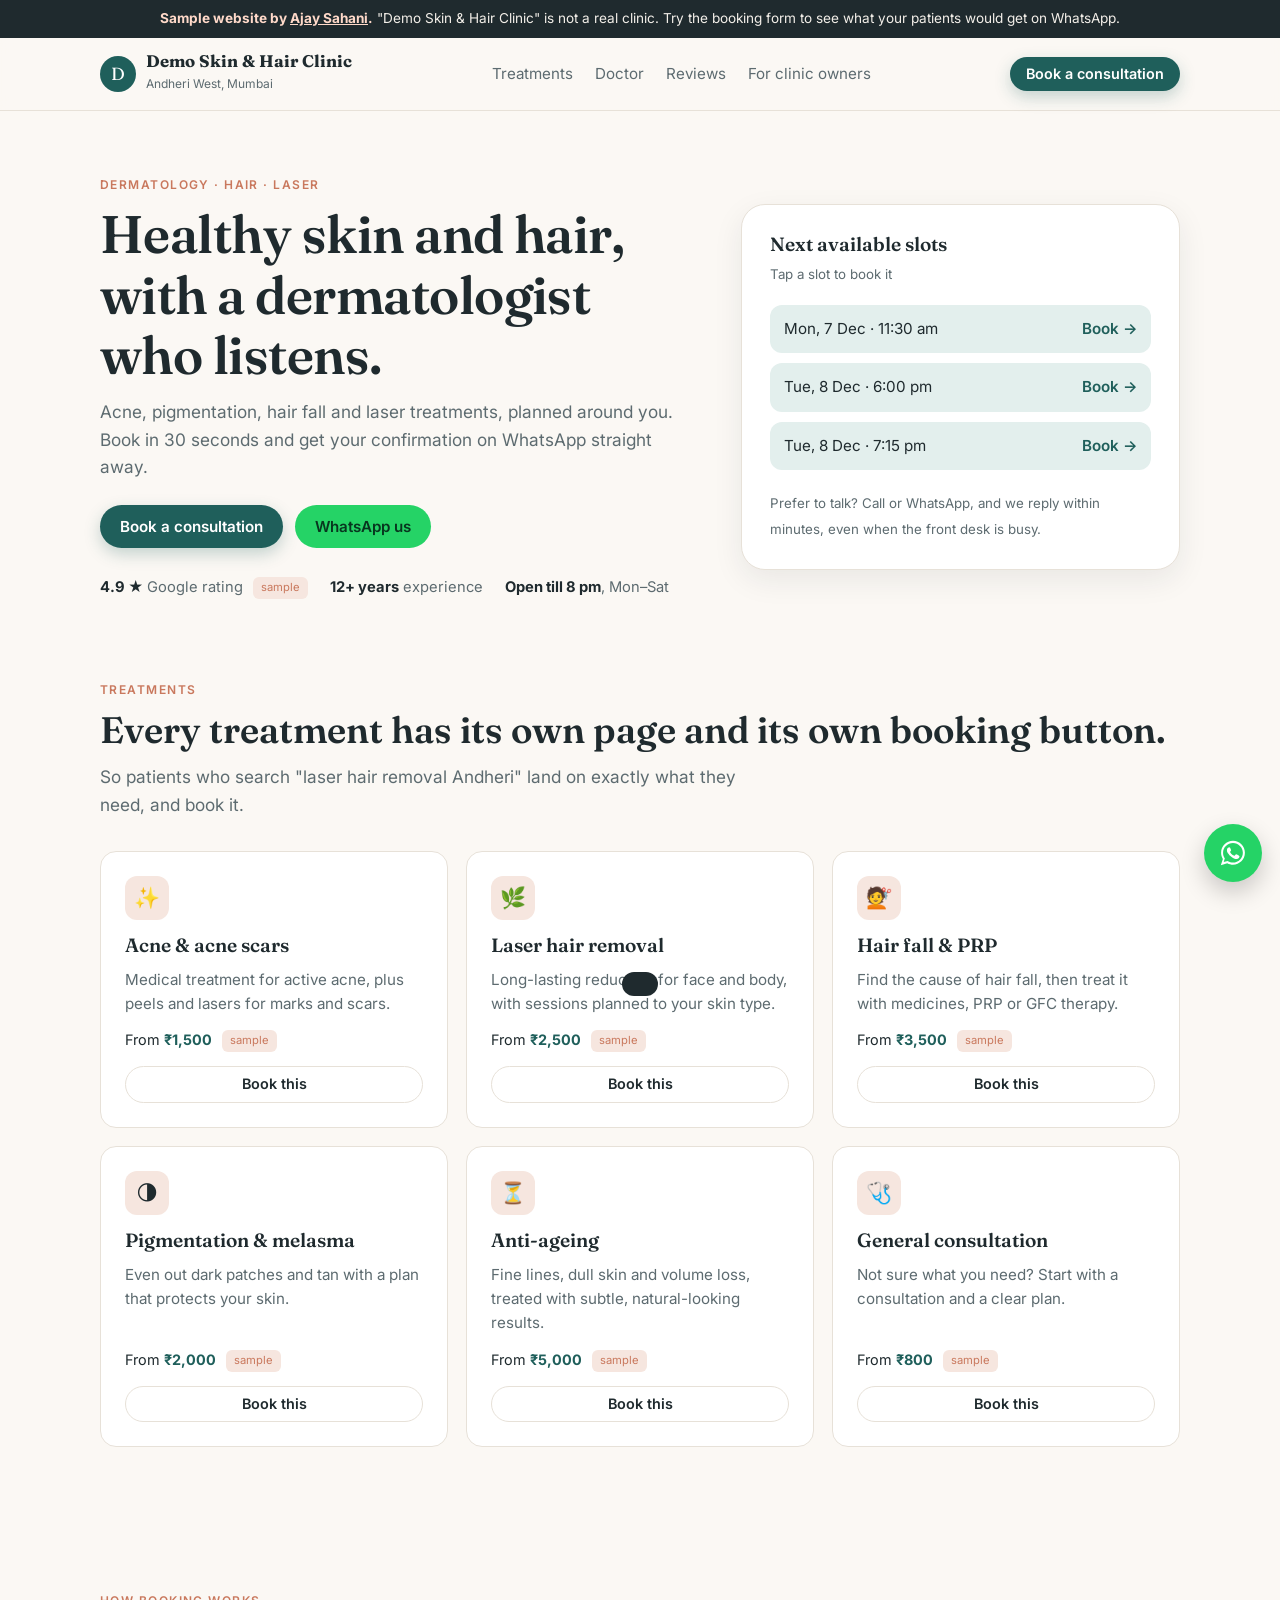
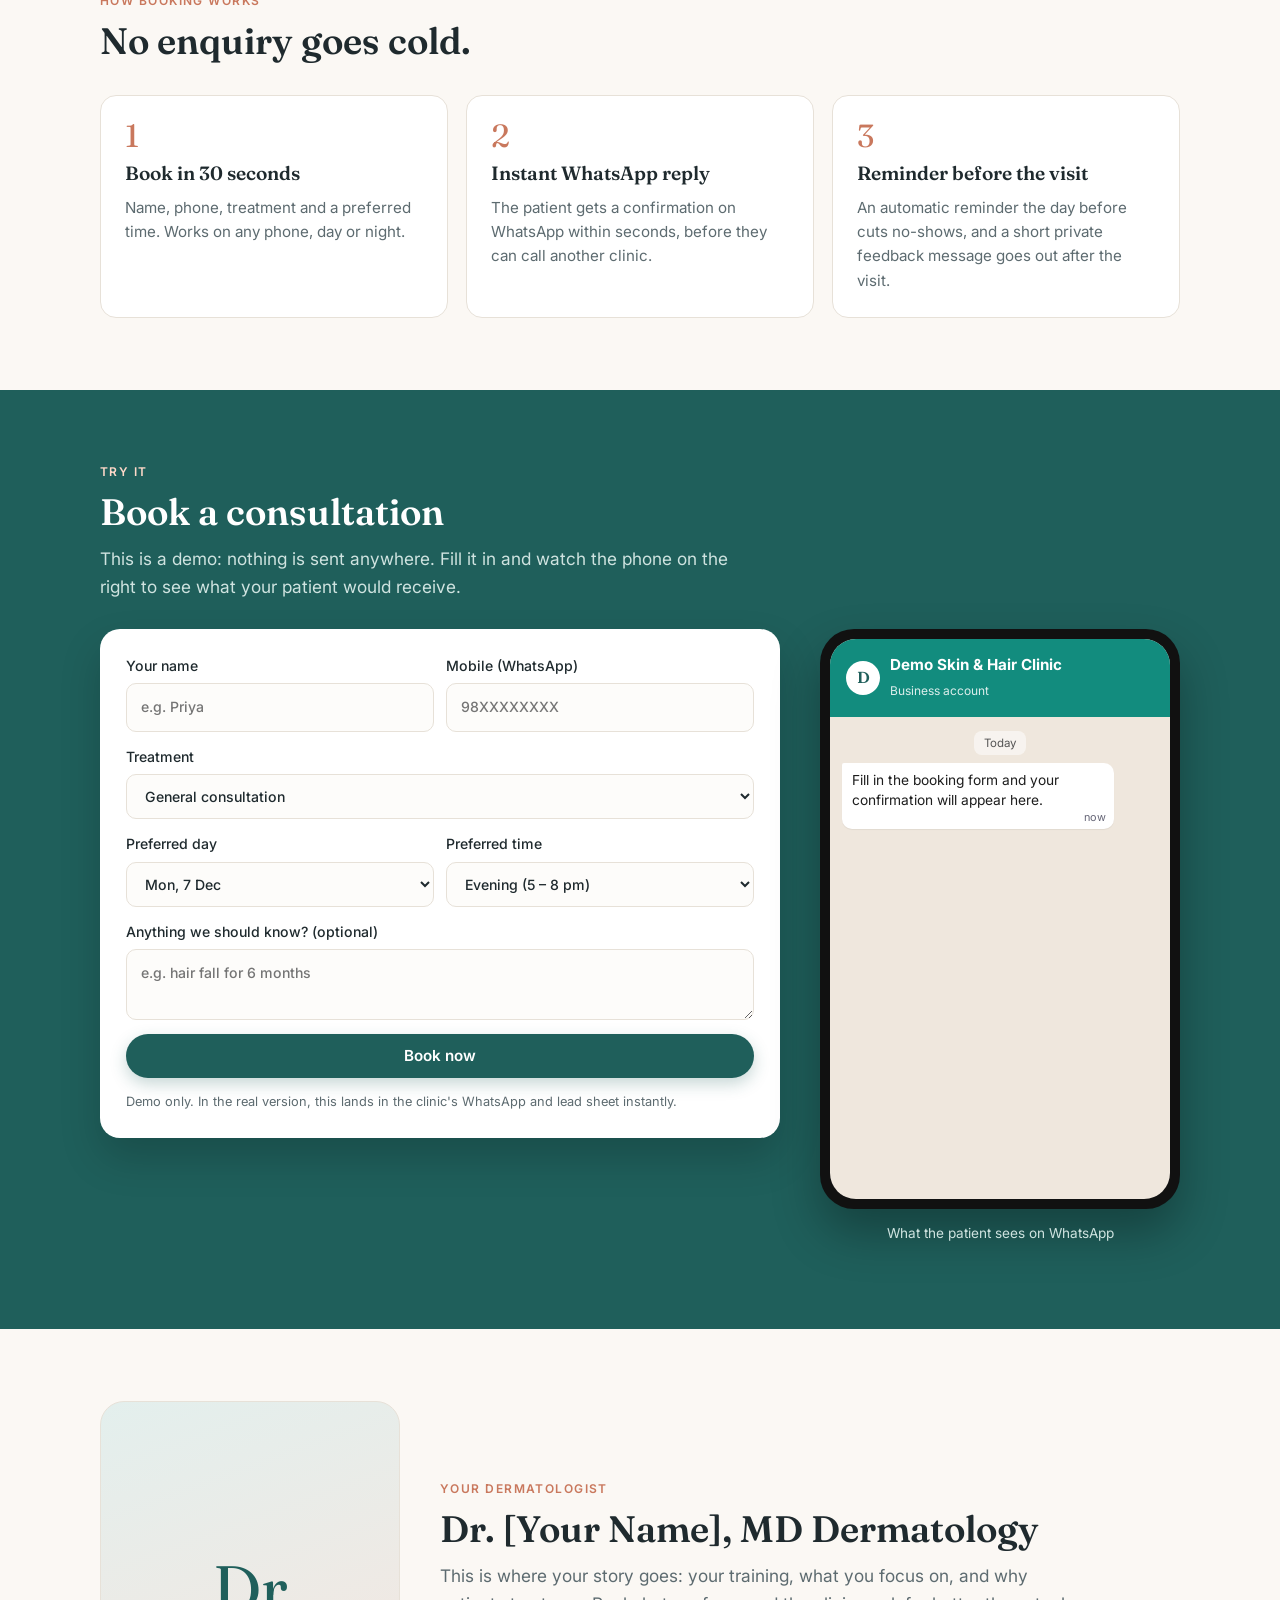
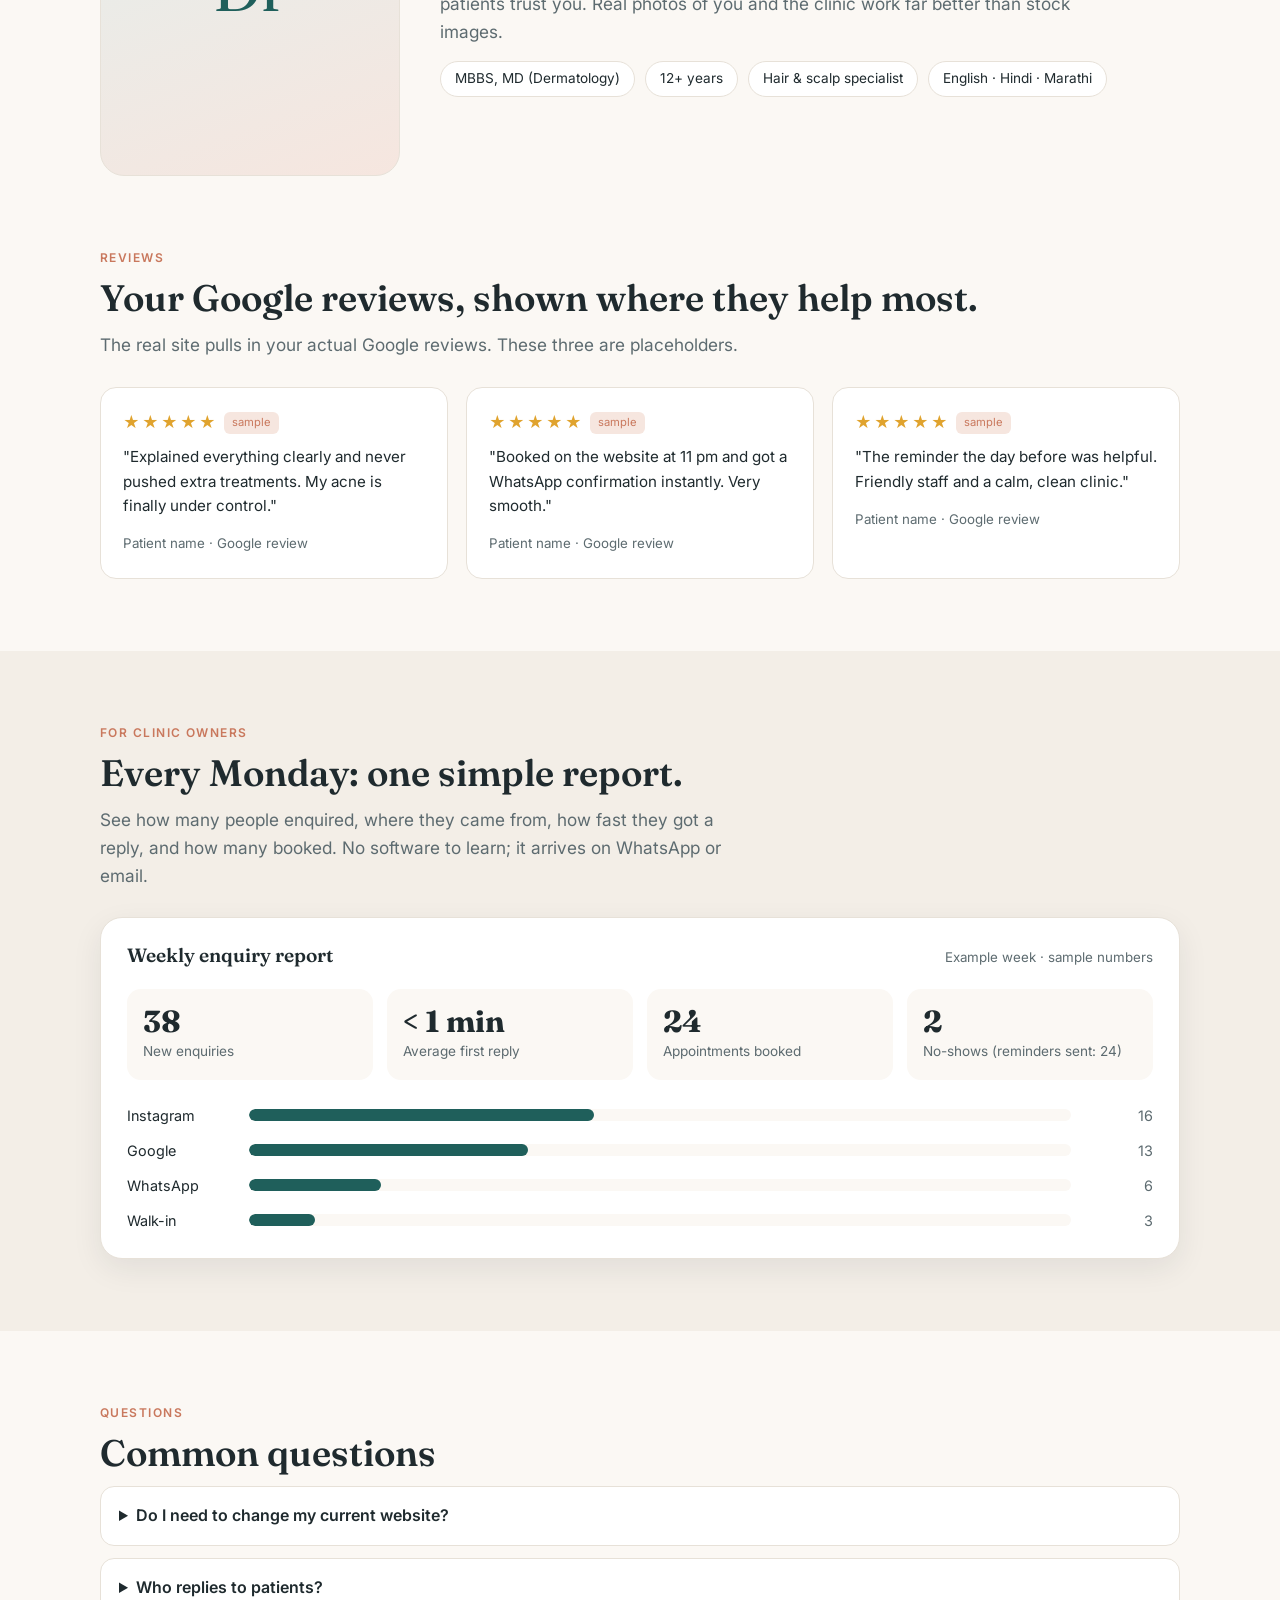
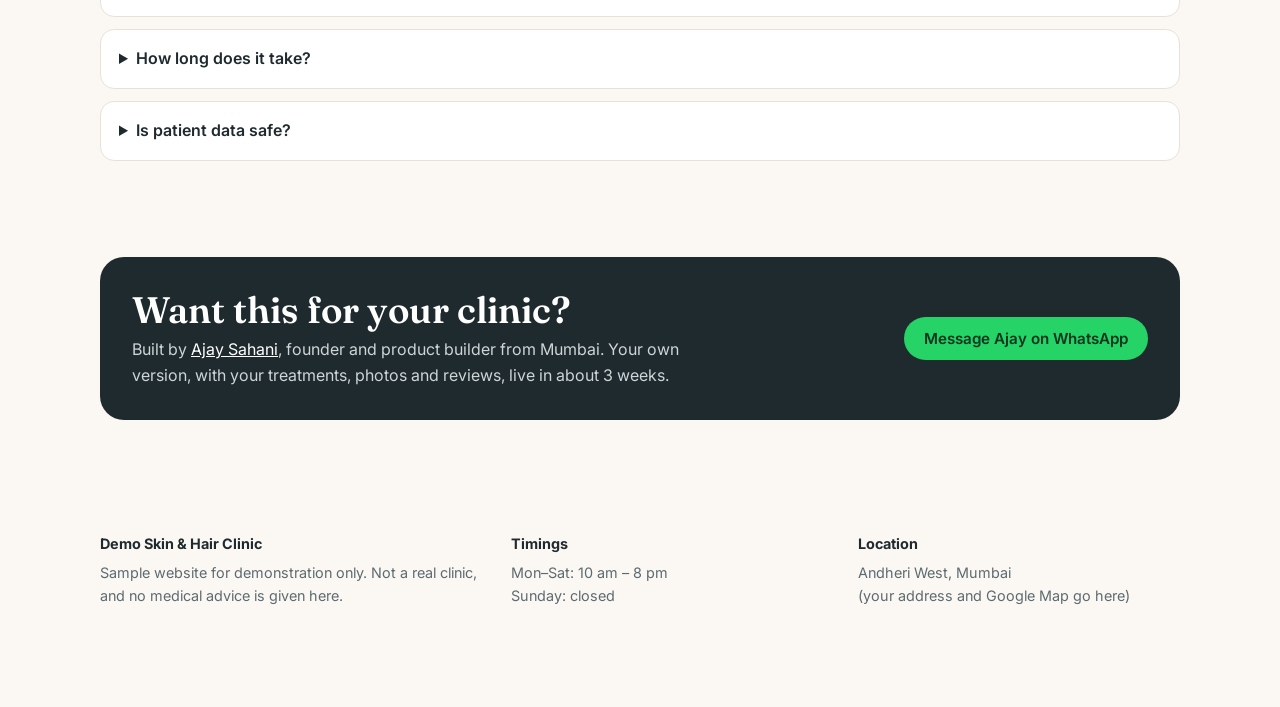
<file: demo/clinic/index.html>
<!doctype html>
<html lang="en">
<head>
<meta charset="utf-8">
<meta name="viewport" content="width=device-width, initial-scale=1">
<title>Demo Skin &amp; Hair Clinic · Sample website by Ajay</title>
<meta property="og:type" content="website">
<meta property="og:title" content="Demo Skin &amp; Hair Clinic · Sample website by Ajay">
<meta property="og:description" content="A sample clinic website showing online booking, instant WhatsApp replies, appointment reminders and a weekly enquiry report.">
<meta property="og:url" content="https://theajaysahani.github.io/demo/clinic/">
<meta property="og:image" content="https://theajaysahani.github.io/assets/og.png">
<meta property="og:image:width" content="1200">
<meta property="og:image:height" content="630">
<meta name="twitter:card" content="summary_large_image">
<link rel="icon" href="../../assets/favicon.svg" type="image/svg+xml">
<link rel="canonical" href="https://theajaysahani.github.io/demo/clinic/">
<meta name="description" content="A sample clinic website showing online booking, instant WhatsApp replies, appointment reminders and a weekly enquiry report.">
<meta name="robots" content="noindex">
<link rel="preconnect" href="https://fonts.googleapis.com">
<link rel="preconnect" href="https://fonts.gstatic.com" crossorigin>
<link href="https://fonts.googleapis.com/css2?family=Fraunces:opsz,wght@9..144,500;9..144,600&family=Inter:wght@400;500;600&display=swap" rel="stylesheet">
<style>
  :root {
    --bg: #fbf8f4;
    --surface: #ffffff;
    --ink: #1f2a2e;
    --muted: #5d6b70;
    --line: #e7e1d8;
    --brand: #1f5f5b;
    --brand-ink: #ffffff;
    --brand-soft: #e3efed;
    --accent: #c9785d;
    --accent-soft: #f6e6df;
    --wa: #25d366;
    --wa-dark: #128c7e;
    --chat-bg: #efe7dd;
    --bubble-in: #ffffff;
    --bubble-out: #d9fdd3;
    --radius: 16px;
    --shadow: 0 10px 30px rgba(31, 42, 46, 0.08);
  }
  * { box-sizing: border-box; }
  html { scroll-behavior: smooth; }
  body {
    margin: 0;
    background: var(--bg);
    color: var(--ink);
    font: 16px/1.6 Inter, system-ui, -apple-system, "Segoe UI", Roboto, sans-serif;
  }
  img { max-width: 100%; display: block; }
  a { color: inherit; }
  h1, h2, h3 { font-family: Fraunces, Georgia, serif; font-weight: 600; line-height: 1.15; margin: 0 0 12px; }
  h1 { font-size: clamp(2rem, 5vw, 3.3rem); letter-spacing: -0.01em; }
  h2 { font-size: clamp(1.6rem, 3.4vw, 2.3rem); }
  h3 { font-size: 1.2rem; }
  p { margin: 0 0 12px; }
  .wrap { max-width: 1120px; margin: 0 auto; padding: 0 20px; }
  section { padding: 72px 0; }
  .eyebrow { text-transform: uppercase; letter-spacing: .12em; font-size: .75rem; font-weight: 600; color: var(--accent); margin-bottom: 10px; }
  .lead { color: var(--muted); font-size: 1.08rem; max-width: 640px; }

  /* demo ribbon */
  .demo-bar { background: var(--ink); color: #f3efe9; font-size: .85rem; text-align: center; padding: 8px 16px; }
  .demo-bar strong { color: #ffd9c9; }

  /* header */
  header { position: sticky; top: 0; z-index: 20; background: rgba(251, 248, 244, .92); backdrop-filter: blur(8px); border-bottom: 1px solid var(--line); }
  .nav { display: flex; align-items: center; justify-content: space-between; gap: 16px; padding: 14px 20px; max-width: 1120px; margin: 0 auto; }
  .logo { display: flex; align-items: center; gap: 10px; text-decoration: none; }
  .logo-mark { width: 36px; height: 36px; border-radius: 50%; background: var(--brand); display: grid; place-items: center; color: #fff; font-family: Fraunces, serif; font-size: 1.1rem; }
  .logo b { display: block; font-family: Fraunces, serif; font-size: 1.05rem; line-height: 1.1; }
  .logo small { color: var(--muted); font-size: .75rem; }
  .nav-links { display: flex; gap: 22px; font-size: .95rem; }
  .nav-links a { text-decoration: none; color: var(--muted); }
  .nav-links a:hover { color: var(--ink); }
  .btn { display: inline-flex; align-items: center; justify-content: center; gap: 8px; border: 0; cursor: pointer; text-decoration: none; font: 600 .95rem/1 Inter, sans-serif; padding: 14px 20px; border-radius: 999px; transition: transform .15s ease, box-shadow .15s ease; }
  .btn:hover { transform: translateY(-1px); }
  .btn-primary { background: var(--brand); color: var(--brand-ink); box-shadow: 0 6px 16px rgba(31, 95, 91, .25); }
  .btn-wa { background: var(--wa); color: #08361f; }
  .btn-ghost { background: transparent; color: var(--ink); border: 1px solid var(--line); }
  .btn-sm { padding: 10px 16px; font-size: .9rem; }

  /* hero */
  .hero { padding: 64px 0 56px; }
  .hero-grid { display: grid; grid-template-columns: 1.15fr .85fr; gap: 48px; align-items: center; }
  .hero-ctas { display: flex; flex-wrap: wrap; gap: 12px; margin: 24px 0 28px; }
  .trust { display: flex; flex-wrap: wrap; gap: 22px; color: var(--muted); font-size: .92rem; }
  .trust b { color: var(--ink); }
  .hero-card { background: var(--surface); border-radius: 24px; padding: 28px; box-shadow: var(--shadow); border: 1px solid var(--line); }
  .hero-card h3 { margin-bottom: 6px; }
  .slot-list { display: grid; gap: 10px; margin: 18px 0 20px; }
  .slot { display: flex; justify-content: space-between; align-items: center; padding: 12px 14px; border-radius: 12px; background: var(--brand-soft); font-size: .95rem; }
  .slot span:last-child { color: var(--brand); font-weight: 600; }
  .hero-card small { color: var(--muted); }

  /* treatments */
  .grid { display: grid; gap: 18px; }
  .t-grid { grid-template-columns: repeat(3, 1fr); margin-top: 32px; }
  .card { background: var(--surface); border: 1px solid var(--line); border-radius: var(--radius); padding: 24px; display: flex; flex-direction: column; }
  .card .icon { width: 44px; height: 44px; border-radius: 12px; background: var(--accent-soft); display: grid; place-items: center; font-size: 1.3rem; margin-bottom: 14px; }
  .card p { color: var(--muted); font-size: .95rem; flex: 1; }
  .card .price { font-size: .9rem; color: var(--ink); margin-bottom: 14px; }
  .card .price b { color: var(--brand); }

  /* steps */
  .steps { grid-template-columns: repeat(3, 1fr); margin-top: 32px; }
  .step { background: var(--surface); border-radius: var(--radius); padding: 24px; border: 1px solid var(--line); }
  .step .num { font-family: Fraunces, serif; font-size: 2rem; color: var(--accent); line-height: 1; margin-bottom: 10px; }
  .step p { color: var(--muted); font-size: .95rem; margin: 0; }

  /* booking */
  .booking { background: var(--brand); color: #eef6f5; }
  .booking .eyebrow { color: #ffd9c9; }
  .booking .lead { color: #cfe3e0; }
  .book-grid { display: grid; grid-template-columns: 1fr 360px; gap: 40px; align-items: start; margin-top: 28px; }
  form.book { background: var(--surface); color: var(--ink); border-radius: 20px; padding: 26px; display: grid; gap: 14px; box-shadow: 0 20px 40px rgba(0, 0, 0, .18); }
  .row2 { display: grid; grid-template-columns: 1fr 1fr; gap: 12px; }
  label { display: grid; gap: 6px; font-size: .88rem; font-weight: 500; }
  input, select, textarea { font: inherit; padding: 12px 14px; border-radius: 10px; border: 1px solid var(--line); background: #fdfcfa; color: var(--ink); width: 100%; }
  input:focus, select:focus, textarea:focus { outline: 2px solid var(--brand); outline-offset: 1px; border-color: transparent; }
  .form-note { font-size: .8rem; color: var(--muted); margin: 0; }

  /* phone mockup */
  .phone { background: #111; border-radius: 34px; padding: 10px; box-shadow: 0 24px 48px rgba(0, 0, 0, .3); }
  .screen { border-radius: 26px; overflow: hidden; background: var(--chat-bg); height: 560px; display: flex; flex-direction: column; }
  .wa-top { background: var(--wa-dark); color: #fff; padding: 14px 16px; display: flex; align-items: center; gap: 10px; }
  .wa-top .av { width: 34px; height: 34px; border-radius: 50%; background: #fff; color: var(--brand); display: grid; place-items: center; font-family: Fraunces, serif; font-weight: 600; }
  .wa-top b { display: block; font-size: .95rem; }
  .wa-top small { opacity: .85; font-size: .75rem; }
  .chat { flex: 1; padding: 14px 12px; overflow-y: auto; display: flex; flex-direction: column; gap: 8px; }
  .msg { max-width: 86%; min-width: 76px; padding: 8px 10px 18px; border-radius: 10px; font-size: .86rem; line-height: 1.45; color: #1d1d1d; position: relative; white-space: pre-line; box-shadow: 0 1px 1px rgba(0, 0, 0, .06); }
  .msg.in { background: var(--bubble-in); align-self: flex-start; border-top-left-radius: 2px; }
  .msg.out { background: var(--bubble-out); align-self: flex-end; border-top-right-radius: 2px; }
  .msg time { position: absolute; right: 8px; bottom: 3px; font-size: .68rem; color: #667; }
  .chat-label { align-self: center; background: #fff8; font-size: .72rem; color: #555; padding: 3px 10px; border-radius: 8px; }
  .typing { align-self: flex-start; background: var(--bubble-in); padding: 10px 14px; border-radius: 10px; display: none; }
  .typing i { display: inline-block; width: 6px; height: 6px; background: #999; border-radius: 50%; margin: 0 2px; animation: blink 1s infinite; }
  .typing i:nth-child(2) { animation-delay: .15s; } .typing i:nth-child(3) { animation-delay: .3s; }
  @keyframes blink { 0%, 100% { opacity: .3 } 50% { opacity: 1 } }
  .phone-caption { color: #cfe3e0; font-size: .85rem; margin-top: 14px; text-align: center; }

  /* doctor */
  .doc-grid { display: grid; grid-template-columns: 300px 1fr; gap: 40px; align-items: center; }
  .doc-photo { aspect-ratio: 4 / 5; border-radius: 24px; background: linear-gradient(160deg, var(--brand-soft), var(--accent-soft)); display: grid; place-items: center; color: var(--brand); font-family: Fraunces, serif; font-size: 4rem; border: 1px solid var(--line); }
  .creds { display: flex; flex-wrap: wrap; gap: 10px; margin-top: 16px; }
  .chip { background: var(--surface); border: 1px solid var(--line); border-radius: 999px; padding: 6px 14px; font-size: .85rem; }

  /* reviews */
  .r-grid { grid-template-columns: repeat(3, 1fr); margin-top: 28px; }
  .review { background: var(--surface); border: 1px solid var(--line); border-radius: var(--radius); padding: 22px; }
  .stars { color: #e0a32e; letter-spacing: 2px; }
  .review p { font-size: .95rem; margin: 10px 0 12px; }
  .review small { color: var(--muted); }
  .sample-tag { display: inline-block; font-size: .7rem; background: var(--accent-soft); color: var(--accent); padding: 2px 8px; border-radius: 6px; margin-left: 6px; vertical-align: middle; }

  /* owner report */
  .owner { background: #f3eee7; }
  .report { background: var(--surface); border: 1px solid var(--line); border-radius: 22px; padding: 26px; margin-top: 28px; box-shadow: var(--shadow); }
  .report-head { display: flex; justify-content: space-between; align-items: baseline; flex-wrap: wrap; gap: 8px; margin-bottom: 20px; }
  .report-head small { color: var(--muted); }
  .kpis { display: grid; grid-template-columns: repeat(4, 1fr); gap: 14px; }
  .kpi { background: var(--bg); border-radius: 14px; padding: 16px; }
  .kpi b { display: block; font-family: Fraunces, serif; font-size: 1.9rem; line-height: 1.1; }
  .kpi span { color: var(--muted); font-size: .85rem; }
  .bars { margin-top: 24px; display: grid; gap: 12px; }
  .bar { display: grid; grid-template-columns: 110px 1fr 70px; gap: 12px; align-items: center; font-size: .9rem; }
  .bar-track { background: var(--bg); border-radius: 999px; height: 12px; overflow: hidden; }
  .bar-fill { height: 100%; background: var(--brand); border-radius: 999px; }
  .bar em { font-style: normal; color: var(--muted); text-align: right; }

  /* faq */
  details { background: var(--surface); border: 1px solid var(--line); border-radius: 14px; padding: 16px 18px; margin-top: 12px; }
  summary { cursor: pointer; font-weight: 600; }
  details p { color: var(--muted); margin: 10px 0 0; }

  /* builder strip + footer */
  .builder { background: var(--ink); color: #f3efe9; border-radius: 24px; padding: 32px; display: flex; justify-content: space-between; align-items: center; gap: 24px; flex-wrap: wrap; }
  .builder h2 { color: #fff; margin-bottom: 6px; }
  .builder p { color: #cdd5d7; margin: 0; max-width: 560px; }
  footer { padding: 40px 0 100px; color: var(--muted); font-size: .9rem; }
  .foot-grid { display: grid; grid-template-columns: 1.2fr 1fr 1fr; gap: 24px; }
  footer b { color: var(--ink); display: block; margin-bottom: 6px; }

  /* floating whatsapp */
  .wa-float { position: fixed; right: 18px; bottom: 18px; z-index: 30; width: 58px; height: 58px; border-radius: 50%; background: var(--wa); display: grid; place-items: center; box-shadow: 0 10px 24px rgba(0, 0, 0, .2); border: 0; cursor: pointer; }
  .wa-float svg { width: 30px; height: 30px; fill: #fff; }

  .toast { position: fixed; left: 50%; bottom: 24px; transform: translateX(-50%) translateY(120px); background: var(--ink); color: #fff; padding: 12px 18px; border-radius: 12px; font-size: .9rem; z-index: 40; transition: transform .3s ease; max-width: calc(100% - 32px); }
  .toast.show { transform: translateX(-50%) translateY(0); }

  @media (max-width: 900px) {
    .nav-links { display: none; }
    .hero-grid, .book-grid, .doc-grid { grid-template-columns: 1fr; }
    .t-grid, .steps, .r-grid { grid-template-columns: 1fr 1fr; }
    .kpis { grid-template-columns: 1fr 1fr; }
    .foot-grid { grid-template-columns: 1fr; }
    .doc-photo { max-width: 260px; }
    .phone { max-width: 360px; margin: 0 auto; }
  }
  @media (max-width: 600px) {
    section { padding: 56px 0; }
    .wrap { padding: 0 16px; }
    .nav { padding: 12px 16px; }
    .t-grid, .steps, .r-grid { grid-template-columns: 1fr; }
    .row2 { grid-template-columns: 1fr; }
    .bar { grid-template-columns: 84px 1fr 56px; }
    .header-book { display: none; }
  }
</style>
</head>
<body>

<div class="demo-bar"><strong>Sample website by <a href="../../build.html" style="color:#ffd9c9">Ajay Sahani</a>.</strong> "Demo Skin &amp; Hair Clinic" is not a real clinic. Try the booking form to see what your patients would get on WhatsApp.</div>

<header>
  <nav class="nav">
    <a class="logo" href="#top" aria-label="Demo Skin and Hair Clinic home">
      <span class="logo-mark">D</span>
      <span><b>Demo Skin &amp; Hair Clinic</b><small>Andheri West, Mumbai</small></span>
    </a>
    <div class="nav-links">
      <a href="#treatments">Treatments</a>
      <a href="#doctor">Doctor</a>
      <a href="#reviews">Reviews</a>
      <a href="#owner">For clinic owners</a>
    </div>
    <a class="btn btn-primary btn-sm header-book" href="#book">Book a consultation</a>
  </nav>
</header>

<main id="top">
  <section class="hero">
    <div class="wrap hero-grid">
      <div>
        <div class="eyebrow">Dermatology · Hair · Laser</div>
        <h1>Healthy skin and hair, with a dermatologist who listens.</h1>
        <p class="lead">Acne, pigmentation, hair fall and laser treatments, planned around you. Book in 30 seconds and get your confirmation on WhatsApp straight away.</p>
        <div class="hero-ctas">
          <a class="btn btn-primary" href="#book">Book a consultation</a>
          <button class="btn btn-wa" type="button" data-wa>WhatsApp us</button>
        </div>
        <div class="trust">
          <span><b>4.9 ★</b> Google rating <span class="sample-tag">sample</span></span>
          <span><b>12+ years</b> experience</span>
          <span><b>Open till 8 pm</b>, Mon–Sat</span>
        </div>
      </div>
      <aside class="hero-card" aria-label="Next available slots">
        <h3>Next available slots</h3>
        <small>Tap a slot to book it</small>
        <div class="slot-list" id="slots"></div>
        <small>Prefer to talk? Call or WhatsApp, and we reply within minutes, even when the front desk is busy.</small>
      </aside>
    </div>
  </section>

  <section id="treatments" style="padding-top: 24px;">
    <div class="wrap">
      <div class="eyebrow">Treatments</div>
      <h2>Every treatment has its own page and its own booking button.</h2>
      <p class="lead">So patients who search "laser hair removal Andheri" land on exactly what they need, and book it.</p>
      <div class="grid t-grid" id="treatment-grid"></div>
    </div>
  </section>

  <section>
    <div class="wrap">
      <div class="eyebrow">How booking works</div>
      <h2>No enquiry goes cold.</h2>
      <div class="grid steps">
        <div class="step"><div class="num">1</div><h3>Book in 30 seconds</h3><p>Name, phone, treatment and a preferred time. Works on any phone, day or night.</p></div>
        <div class="step"><div class="num">2</div><h3>Instant WhatsApp reply</h3><p>The patient gets a confirmation on WhatsApp within seconds, before they can call another clinic.</p></div>
        <div class="step"><div class="num">3</div><h3>Reminder before the visit</h3><p>An automatic reminder the day before cuts no-shows, and a short private feedback message goes out after the visit.</p></div>
      </div>
    </div>
  </section>

  <section class="booking" id="book">
    <div class="wrap">
      <div class="eyebrow">Try it</div>
      <h2 style="color:#fff">Book a consultation</h2>
      <p class="lead">This is a demo: nothing is sent anywhere. Fill it in and watch the phone on the right to see what your patient would receive.</p>
      <div class="book-grid">
        <form class="book" id="book-form" novalidate>
          <div class="row2">
            <label>Your name<input name="name" id="f-name" autocomplete="off" placeholder="e.g. Priya" required></label>
            <label>Mobile (WhatsApp)<input name="phone" id="f-phone" inputmode="tel" autocomplete="off" placeholder="98XXXXXXXX"></label>
          </div>
          <label>Treatment
            <select name="treatment" id="f-treatment"></select>
          </label>
          <div class="row2">
            <label>Preferred day<select id="f-day"></select></label>
            <label>Preferred time
              <select id="f-time">
                <option>Morning (10 am – 1 pm)</option>
                <option>Afternoon (1 – 5 pm)</option>
                <option selected>Evening (5 – 8 pm)</option>
              </select>
            </label>
          </div>
          <label>Anything we should know? (optional)<textarea id="f-note" rows="2" placeholder="e.g. hair fall for 6 months"></textarea></label>
          <button class="btn btn-primary" type="submit">Book now</button>
          <p class="form-note">Demo only. In the real version, this lands in the clinic's WhatsApp and lead sheet instantly.</p>
        </form>
        <div>
          <div class="phone" aria-live="polite">
            <div class="screen">
              <div class="wa-top"><span class="av">D</span><span><b>Demo Skin &amp; Hair Clinic</b><small>Business account</small></span></div>
              <div class="chat" id="chat">
                <div class="chat-label">Today</div>
                <div class="msg in">Fill in the booking form and your confirmation will appear here.<time>now</time></div>
                <div class="typing" id="typing"><i></i><i></i><i></i></div>
              </div>
            </div>
          </div>
          <p class="phone-caption">What the patient sees on WhatsApp</p>
        </div>
      </div>
    </div>
  </section>

  <section id="doctor">
    <div class="wrap doc-grid">
      <div class="doc-photo" aria-hidden="true">Dr</div>
      <div>
        <div class="eyebrow">Your dermatologist</div>
        <h2>Dr. [Your Name], MD Dermatology</h2>
        <p class="lead">This is where your story goes: your training, what you focus on, and why patients trust you. Real photos of you and the clinic work far better than stock images.</p>
        <div class="creds">
          <span class="chip">MBBS, MD (Dermatology)</span>
          <span class="chip">12+ years</span>
          <span class="chip">Hair &amp; scalp specialist</span>
          <span class="chip">English · Hindi · Marathi</span>
        </div>
      </div>
    </div>
  </section>

  <section id="reviews" style="padding-top: 0;">
    <div class="wrap">
      <div class="eyebrow">Reviews</div>
      <h2>Your Google reviews, shown where they help most.</h2>
      <p class="lead">The real site pulls in your actual Google reviews. These three are placeholders.</p>
      <div class="grid r-grid">
        <div class="review"><span class="stars">★★★★★</span><span class="sample-tag">sample</span><p>"Explained everything clearly and never pushed extra treatments. My acne is finally under control."</p><small>Patient name · Google review</small></div>
        <div class="review"><span class="stars">★★★★★</span><span class="sample-tag">sample</span><p>"Booked on the website at 11 pm and got a WhatsApp confirmation instantly. Very smooth."</p><small>Patient name · Google review</small></div>
        <div class="review"><span class="stars">★★★★★</span><span class="sample-tag">sample</span><p>"The reminder the day before was helpful. Friendly staff and a calm, clean clinic."</p><small>Patient name · Google review</small></div>
      </div>
    </div>
  </section>

  <section class="owner" id="owner">
    <div class="wrap">
      <div class="eyebrow">For clinic owners</div>
      <h2>Every Monday: one simple report.</h2>
      <p class="lead">See how many people enquired, where they came from, how fast they got a reply, and how many booked. No software to learn; it arrives on WhatsApp or email.</p>
      <div class="report">
        <div class="report-head"><h3 style="margin:0">Weekly enquiry report</h3><small>Example week · sample numbers</small></div>
        <div class="kpis">
          <div class="kpi"><b>38</b><span>New enquiries</span></div>
          <div class="kpi"><b>&lt; 1 min</b><span>Average first reply</span></div>
          <div class="kpi"><b>24</b><span>Appointments booked</span></div>
          <div class="kpi"><b>2</b><span>No-shows (reminders sent: 24)</span></div>
        </div>
        <div class="bars" aria-label="Enquiries by source">
          <div class="bar"><span>Instagram</span><div class="bar-track"><div class="bar-fill" style="width:42%"></div></div><em>16</em></div>
          <div class="bar"><span>Google</span><div class="bar-track"><div class="bar-fill" style="width:34%"></div></div><em>13</em></div>
          <div class="bar"><span>WhatsApp</span><div class="bar-track"><div class="bar-fill" style="width:16%"></div></div><em>6</em></div>
          <div class="bar"><span>Walk-in</span><div class="bar-track"><div class="bar-fill" style="width:8%"></div></div><em>3</em></div>
        </div>
      </div>
    </div>
  </section>

  <section style="padding-bottom: 24px;">
    <div class="wrap">
      <div class="eyebrow">Questions</div>
      <h2>Common questions</h2>
      <details><summary>Do I need to change my current website?</summary><p>No. The booking form and WhatsApp replies can be added to your existing site, or we build a new one like this.</p></details>
      <details><summary>Who replies to patients?</summary><p>The first reply is automatic and instant. Your team then takes over the conversation in the same WhatsApp chat.</p></details>
      <details><summary>How long does it take?</summary><p>About 2–3 weeks from go-ahead to launch, including your treatment pages and photos.</p></details>
      <details><summary>Is patient data safe?</summary><p>Enquiries go only to your own WhatsApp and a private sheet that only your clinic can open.</p></details>
    </div>
  </section>

  <section>
    <div class="wrap">
      <div class="builder">
        <div>
          <h2>Want this for your clinic?</h2>
          <p>Built by <a href="../../index.html" style="color:#fff">Ajay Sahani</a>, founder and product builder from Mumbai. Your own version, with your treatments, photos and reviews, live in about 3 weeks.</p>
        </div>
        <a class="btn btn-wa" id="builder-cta" href="#book">Message Ajay on WhatsApp</a>
      </div>
    </div>
  </section>
</main>

<footer>
  <div class="wrap foot-grid">
    <div><b>Demo Skin &amp; Hair Clinic</b>Sample website for demonstration only. Not a real clinic, and no medical advice is given here.</div>
    <div><b>Timings</b>Mon–Sat: 10 am – 8 pm<br>Sunday: closed</div>
    <div><b>Location</b>Andheri West, Mumbai<br>(your address and Google Map go here)</div>
  </div>
</footer>

<button class="wa-float" type="button" data-wa aria-label="Chat on WhatsApp">
  <svg viewBox="0 0 32 32" aria-hidden="true"><path d="M16 3C9 3 3.3 8.6 3.3 15.6c0 2.4.7 4.7 1.9 6.7L3 29l6.9-2.1c1.9 1 4 1.6 6.1 1.6 7 0 12.7-5.7 12.7-12.7C28.7 8.6 23 3 16 3zm0 23.2c-1.9 0-3.8-.5-5.4-1.5l-.4-.2-4.1 1.2 1.2-4-.3-.4c-1.1-1.7-1.6-3.6-1.6-5.6 0-5.8 4.7-10.5 10.6-10.5 5.8 0 10.5 4.7 10.5 10.5S21.8 26.2 16 26.2zm5.8-7.9c-.3-.2-1.9-.9-2.2-1-.3-.1-.5-.2-.7.2-.2.3-.8 1-1 1.2-.2.2-.4.2-.7.1-.3-.2-1.3-.5-2.5-1.6-.9-.8-1.6-1.8-1.7-2.1-.2-.3 0-.5.1-.6l.5-.6c.2-.2.2-.3.3-.5.1-.2 0-.4 0-.6-.1-.2-.7-1.7-1-2.3-.3-.6-.5-.5-.7-.5h-.6c-.2 0-.6.1-.9.4-.3.3-1.2 1.1-1.2 2.8 0 1.6 1.2 3.2 1.4 3.4.2.2 2.3 3.5 5.6 4.9 2.8 1.1 3.3.9 3.9.8.6-.1 1.9-.8 2.2-1.5.3-.7.3-1.4.2-1.5-.1-.2-.3-.3-.6-.4z"/></svg>
</button>
<div class="toast" id="toast" role="status"></div>

<script>
  // Set Ajay's WhatsApp number (country code, no +) to make the "Message Ajay" button live.
  const AJAY_WHATSAPP = "918850117504";

  const TREATMENTS = [
    { icon: "✨", name: "Acne & acne scars", text: "Medical treatment for active acne, plus peels and lasers for marks and scars.", from: "₹1,500" },
    { icon: "🌿", name: "Laser hair removal", text: "Long-lasting reduction for face and body, with sessions planned to your skin type.", from: "₹2,500" },
    { icon: "💇", name: "Hair fall & PRP", text: "Find the cause of hair fall, then treat it with medicines, PRP or GFC therapy.", from: "₹3,500" },
    { icon: "🌗", name: "Pigmentation & melasma", text: "Even out dark patches and tan with a plan that protects your skin.", from: "₹2,000" },
    { icon: "⏳", name: "Anti-ageing", text: "Fine lines, dull skin and volume loss, treated with subtle, natural-looking results.", from: "₹5,000" },
    { icon: "🩺", name: "General consultation", text: "Not sure what you need? Start with a consultation and a clear plan.", from: "₹800" },
  ];

  const $ = (s) => document.querySelector(s);
  const grid = $("#treatment-grid");
  const sel = $("#f-treatment");
  TREATMENTS.forEach((t, i) => {
    const card = document.createElement("div");
    card.className = "card";
    card.innerHTML = `<div class="icon" aria-hidden="true">${t.icon}</div><h3>${t.name}</h3><p>${t.text}</p><div class="price">From <b>${t.from}</b> <span class="sample-tag">sample</span></div><a class="btn btn-ghost btn-sm" href="#book" data-pick="${i}">Book this</a>`;
    grid.appendChild(card);
    const o = document.createElement("option");
    o.textContent = t.name;
    sel.appendChild(o);
  });
  sel.value = "General consultation";
  grid.addEventListener("click", (e) => {
    const a = e.target.closest("[data-pick]");
    if (a) sel.value = TREATMENTS[+a.dataset.pick].name;
  });

  // Next days for the booking form and the hero slots
  const day = $("#f-day");
  const fmt = (d) => d.toLocaleDateString("en-IN", { weekday: "short", day: "numeric", month: "short" });
  const days = [];
  for (let i = 1, d = new Date(); days.length < 6; i++) {
    const x = new Date(d.getFullYear(), d.getMonth(), d.getDate() + i);
    if (x.getDay() !== 0) days.push(x);
  }
  days.forEach((d) => { const o = document.createElement("option"); o.textContent = fmt(d); day.appendChild(o); });
  const slotTimes = ["11:30 am", "6:00 pm", "7:15 pm"];
  $("#slots").innerHTML = slotTimes.map((t, i) => `<a class="slot" href="#book" data-day="${i ? 1 : 0}" data-time="${i ? 2 : 0}" style="text-decoration:none"><span>${fmt(days[i ? 1 : 0])} · ${t}</span><span>Book →</span></a>`).join("");
  $("#slots").addEventListener("click", (e) => {
    const s = e.target.closest(".slot");
    if (!s) return;
    day.selectedIndex = +s.dataset.day;
    $("#f-time").selectedIndex = +s.dataset.time;
  });

  // Toast + WhatsApp buttons (demo)
  const toast = $("#toast");
  let toastTimer;
  function showToast(msg) {
    toast.textContent = msg;
    toast.classList.add("show");
    clearTimeout(toastTimer);
    toastTimer = setTimeout(() => toast.classList.remove("show"), 3200);
  }
  document.querySelectorAll("[data-wa]").forEach((b) =>
    b.addEventListener("click", () => showToast("Demo: on the real site this opens a WhatsApp chat with the clinic, and the patient gets an instant reply."))
  );
  if (AJAY_WHATSAPP) {
    $("#builder-cta").href = "https://wa.me/" + AJAY_WHATSAPP + "?text=" + encodeURIComponent("Hi Ajay, I saw your sample clinic website. I'd like to know more.");
    $("#builder-cta").target = "_blank";
    $("#builder-cta").rel = "noopener";
  }

  // Booking demo: show the WhatsApp conversation the patient would get
  const chat = $("#chat");
  const typing = $("#typing");
  const now = () => new Date().toLocaleTimeString("en-IN", { hour: "numeric", minute: "2-digit" });
  function bubble(text, who, label) {
    const el = document.createElement("div");
    el.className = "msg " + who;
    el.textContent = text;
    const t = document.createElement("time");
    t.textContent = label || now();
    el.appendChild(t);
    chat.insertBefore(el, typing);
    chat.scrollTop = chat.scrollHeight;
  }
  function note(text) {
    const el = document.createElement("div");
    el.className = "chat-label";
    el.textContent = text;
    chat.insertBefore(el, typing);
  }
  const wait = (ms) => new Promise((r) => setTimeout(r, ms));

  $("#book-form").addEventListener("submit", async (e) => {
    e.preventDefault();
    const name = $("#f-name").value.trim() || "there";
    const treatment = sel.value;
    const when = day.value + ", " + $("#f-time").value.split(" (")[0].toLowerCase();
    if (window.matchMedia("(max-width: 900px)").matches) $(".phone").scrollIntoView({ behavior: "smooth", block: "center" });
    chat.querySelectorAll(".msg, .chat-label").forEach((n) => n.remove());
    note("Today");
    bubble(`Booking request: ${treatment}, ${when}`, "out");
    typing.style.display = "block";
    await wait(1400);
    typing.style.display = "none";
    bubble(`Hi ${name}! 👋 Thanks for choosing Demo Skin & Hair Clinic.\n\nWe've received your request for ${treatment} on ${when}.\n\nOur team will confirm your exact slot within 15 minutes.\n\nReply 1 to confirm · 2 to change the time`, "in");
    await wait(1200);
    bubble("1", "out");
    typing.style.display = "block";
    await wait(1000);
    typing.style.display = "none";
    bubble(`Confirmed ✅ See you on ${day.value}.\n📍 Andheri West (map link)\nPlease arrive 10 minutes early.`, "in");
    await wait(900);
    note("Day before the visit");
    bubble(`Reminder: your ${treatment} appointment is tomorrow, ${when.split(", ").pop()}. Reply 2 if you need to reschedule.`, "in", "6:00 pm");
    await wait(900);
    note("After the visit");
    bubble(`Thank you for visiting, ${name}. How was your experience today? Reply with any feedback; it goes straight to the clinic team.`, "in", "8:30 pm");
  });
</script>
</body>
</html>
</file>
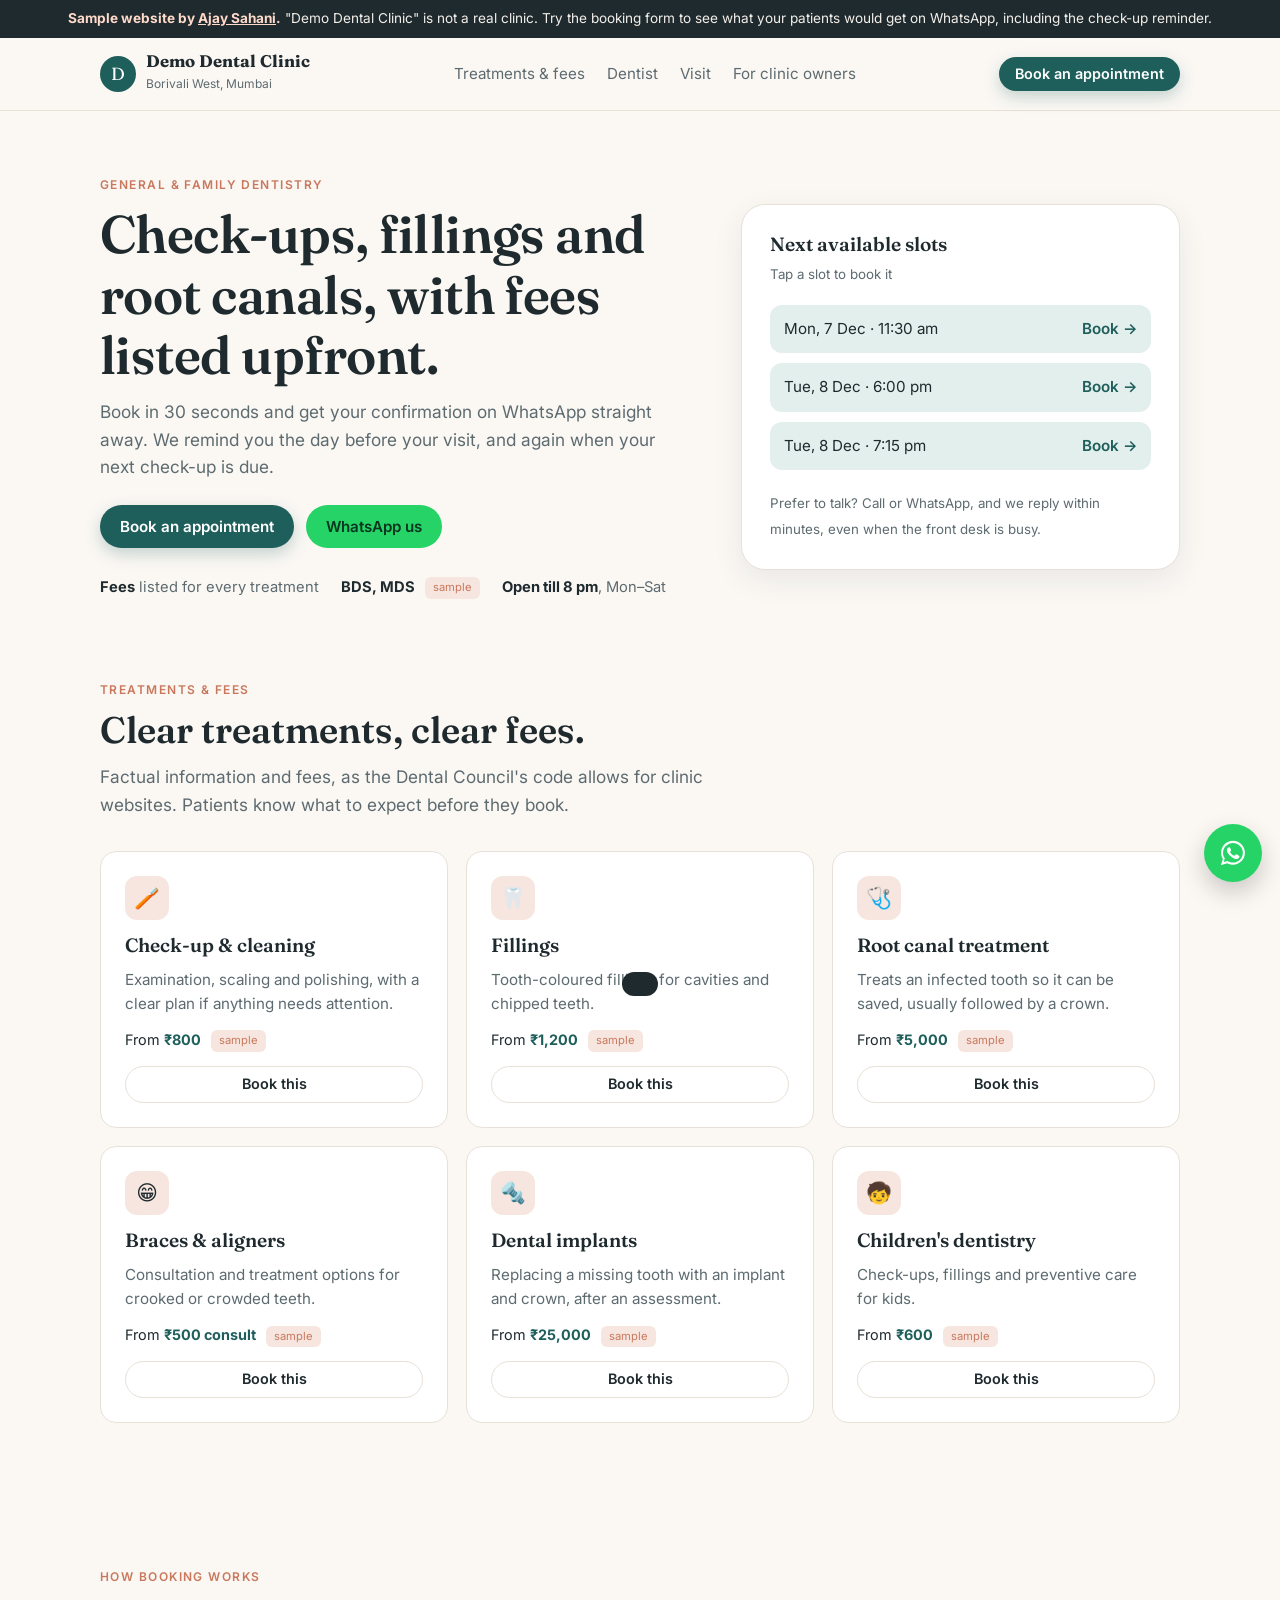
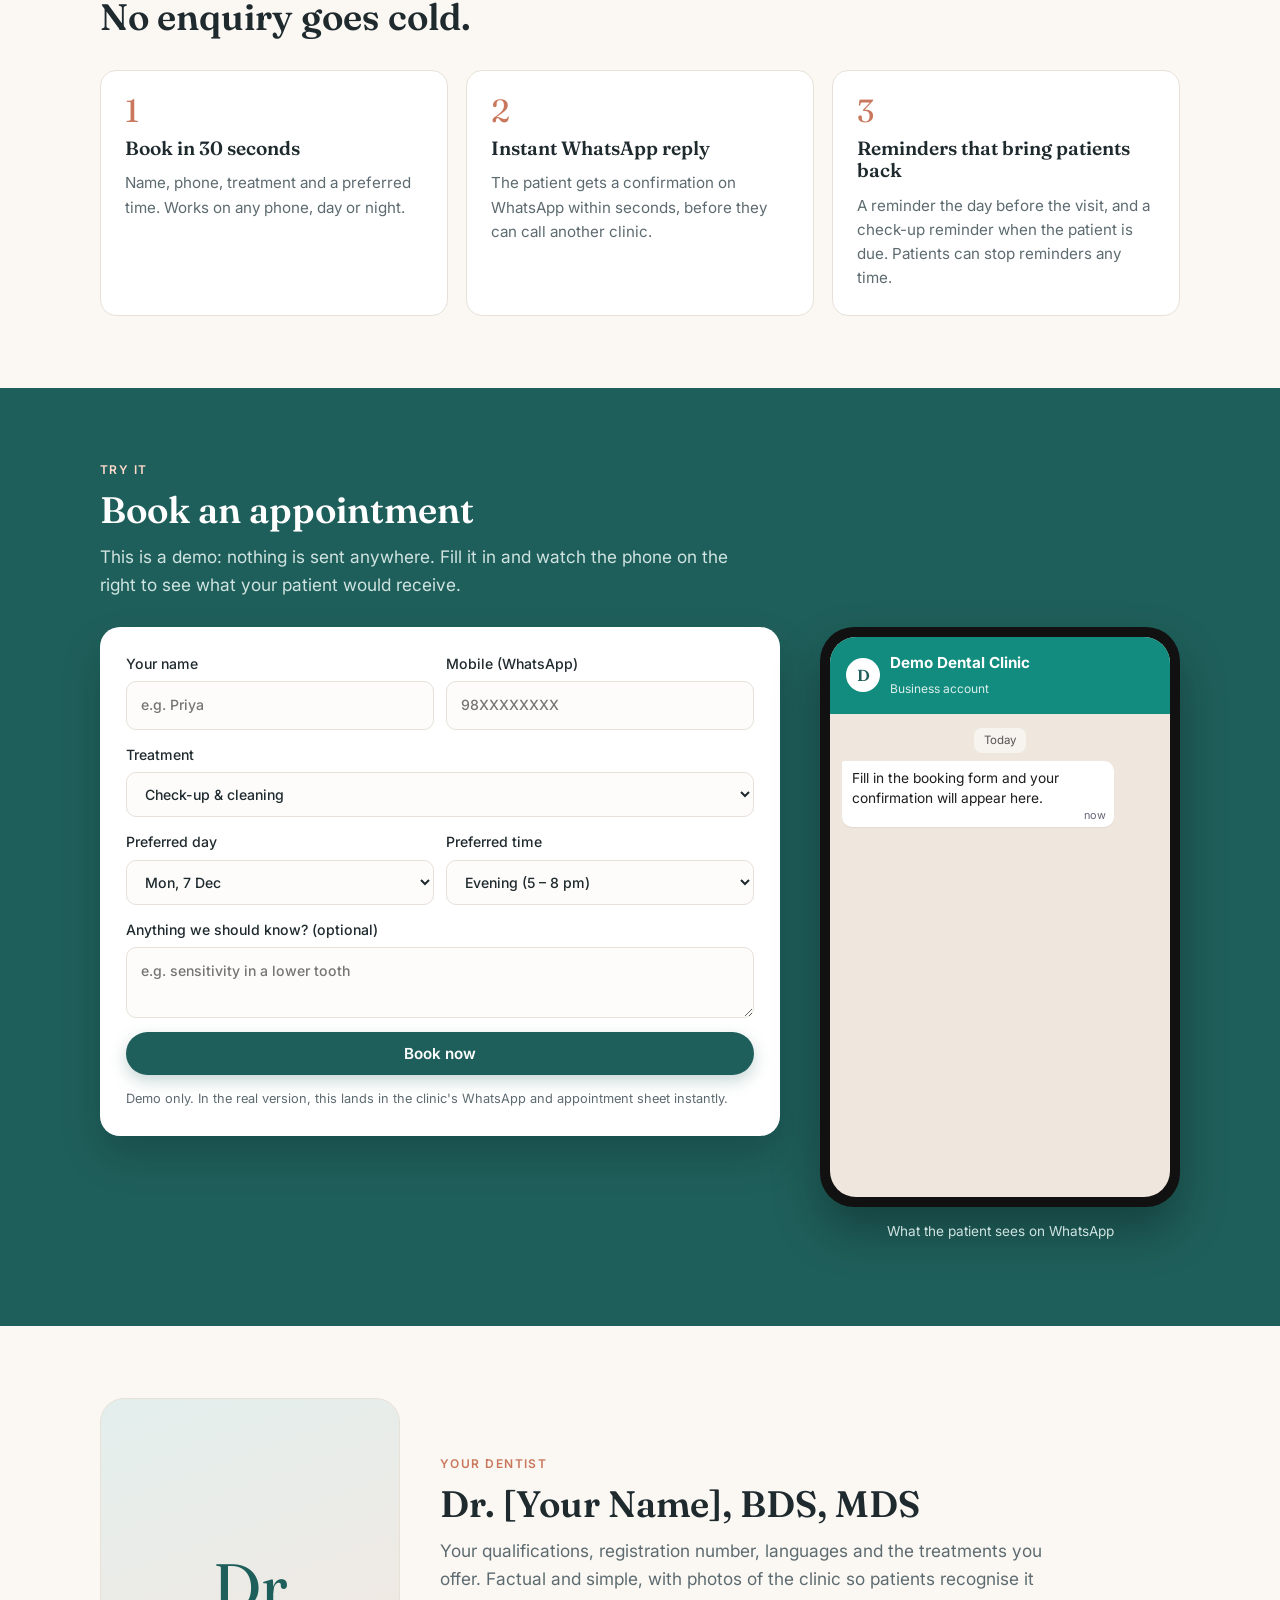
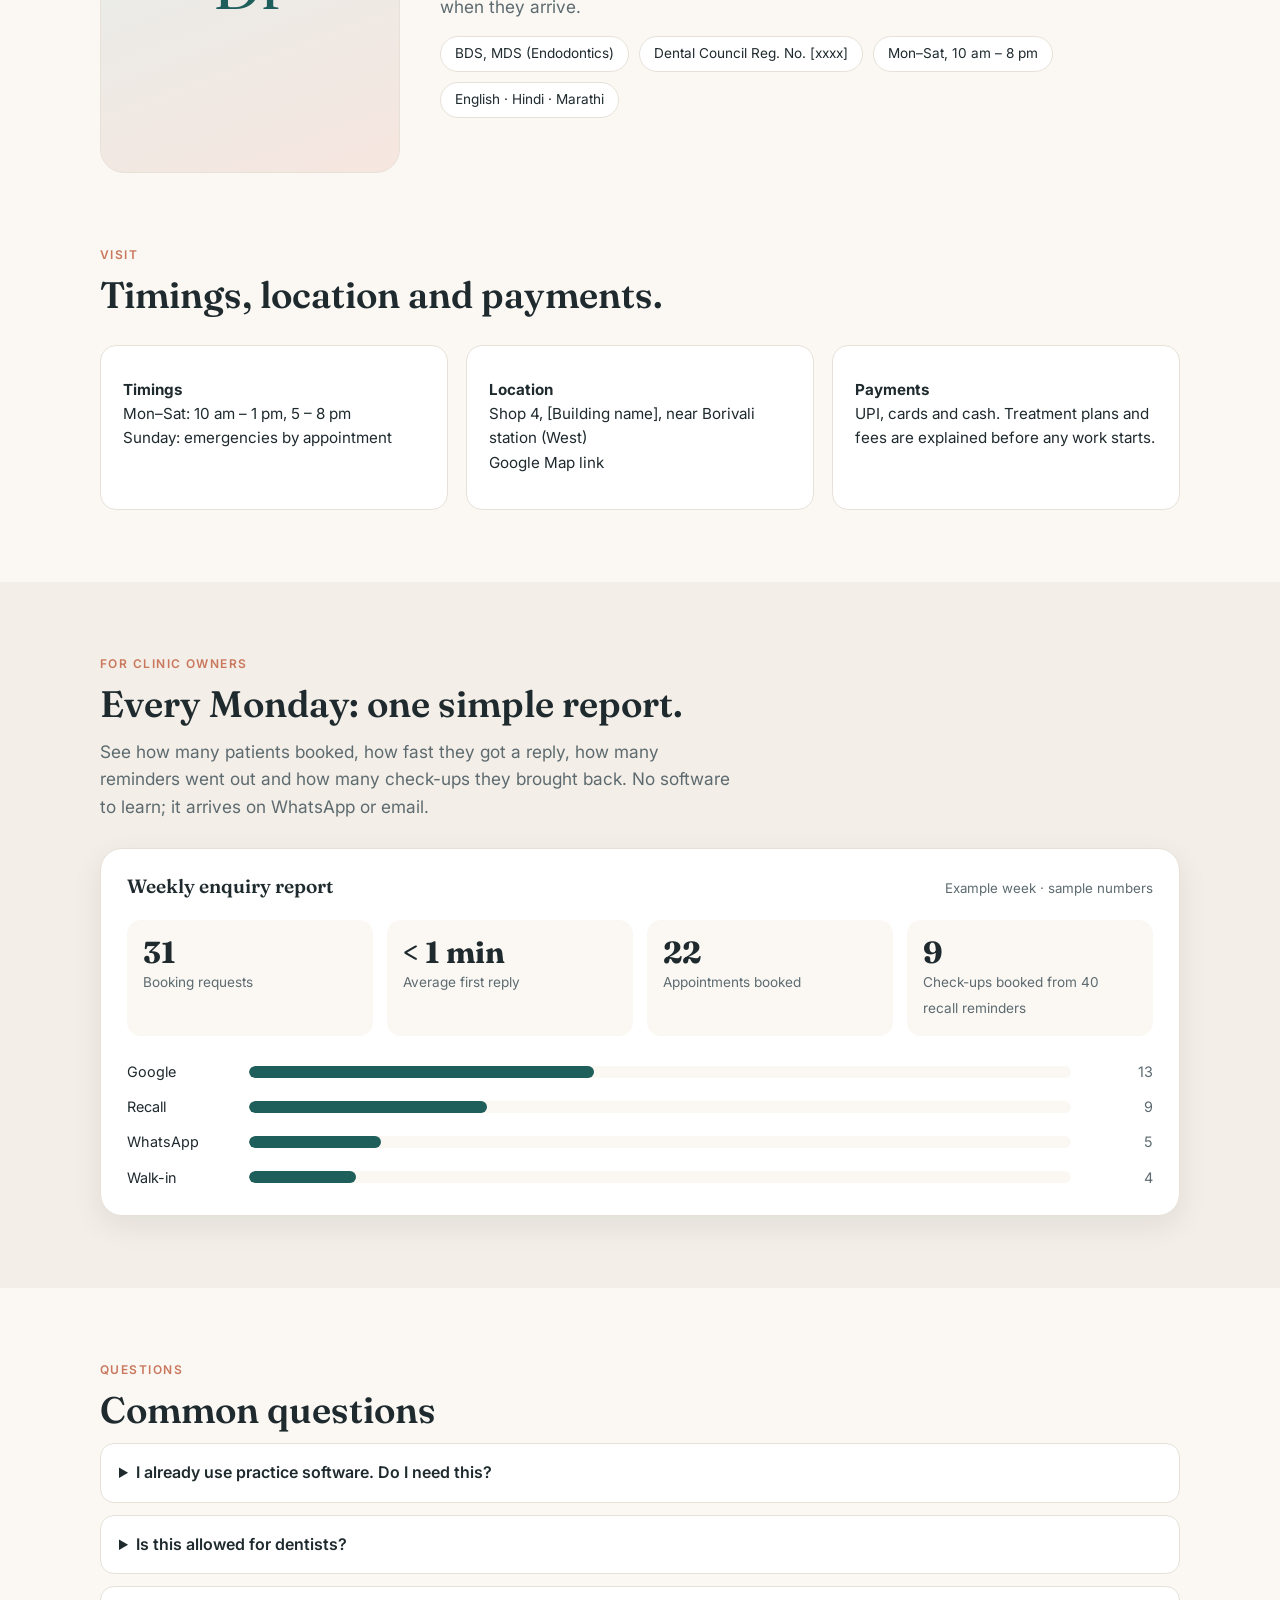
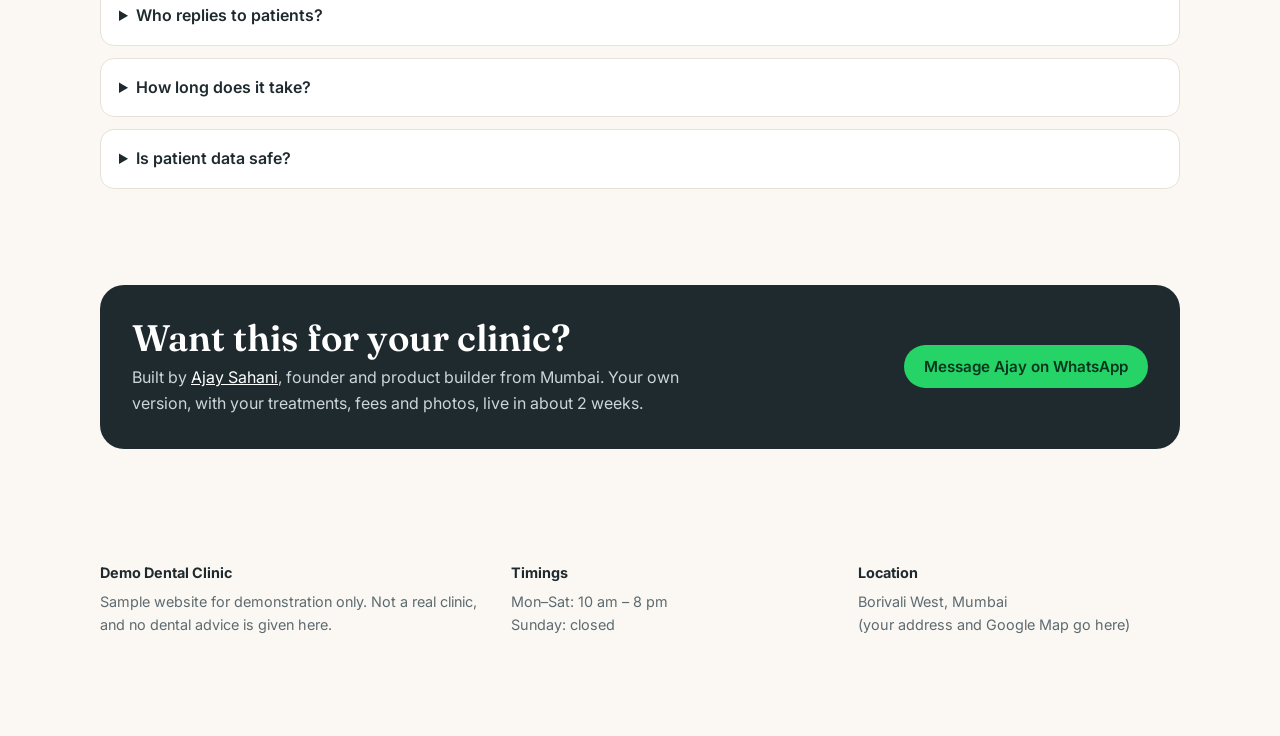
<file: demo/dental/index.html>
<!doctype html>
<html lang="en">
<head>
<meta charset="utf-8">
<meta name="viewport" content="width=device-width, initial-scale=1">
<title>Demo Dental Clinic · Sample website by Ajay</title>
<meta property="og:type" content="website">
<meta property="og:title" content="Demo Dental Clinic · Sample website by Ajay">
<meta property="og:description" content="A sample dental clinic website: treatments and fees, WhatsApp booking, appointment reminders and check-up recall.">
<meta property="og:url" content="https://theajaysahani.github.io/demo/dental/">
<meta property="og:image" content="https://theajaysahani.github.io/assets/og-dental.png">
<meta property="og:image:width" content="1200">
<meta property="og:image:height" content="630">
<meta name="twitter:card" content="summary_large_image">
<link rel="icon" href="../../assets/favicon.svg" type="image/svg+xml">
<link rel="canonical" href="https://theajaysahani.github.io/demo/dental/">
<meta name="description" content="A sample dental clinic website: treatments and fees, WhatsApp booking, appointment reminders and check-up recall.">
<meta name="robots" content="noindex">
<link rel="preconnect" href="https://fonts.googleapis.com">
<link rel="preconnect" href="https://fonts.gstatic.com" crossorigin>
<link href="https://fonts.googleapis.com/css2?family=Fraunces:opsz,wght@9..144,500;9..144,600&family=Inter:wght@400;500;600&display=swap" rel="stylesheet">
<style>
  :root {
    --bg: #fbf8f4;
    --surface: #ffffff;
    --ink: #1f2a2e;
    --muted: #5d6b70;
    --line: #e7e1d8;
    --brand: #1f5f5b;
    --brand-ink: #ffffff;
    --brand-soft: #e3efed;
    --accent: #c9785d;
    --accent-soft: #f6e6df;
    --wa: #25d366;
    --wa-dark: #128c7e;
    --chat-bg: #efe7dd;
    --bubble-in: #ffffff;
    --bubble-out: #d9fdd3;
    --radius: 16px;
    --shadow: 0 10px 30px rgba(31, 42, 46, 0.08);
  }
  * { box-sizing: border-box; }
  html { scroll-behavior: smooth; }
  body {
    margin: 0;
    background: var(--bg);
    color: var(--ink);
    font: 16px/1.6 Inter, system-ui, -apple-system, "Segoe UI", Roboto, sans-serif;
  }
  img { max-width: 100%; display: block; }
  a { color: inherit; }
  h1, h2, h3 { font-family: Fraunces, Georgia, serif; font-weight: 600; line-height: 1.15; margin: 0 0 12px; }
  h1 { font-size: clamp(2rem, 5vw, 3.3rem); letter-spacing: -0.01em; }
  h2 { font-size: clamp(1.6rem, 3.4vw, 2.3rem); }
  h3 { font-size: 1.2rem; }
  p { margin: 0 0 12px; }
  .wrap { max-width: 1120px; margin: 0 auto; padding: 0 20px; }
  section { padding: 72px 0; }
  .eyebrow { text-transform: uppercase; letter-spacing: .12em; font-size: .75rem; font-weight: 600; color: var(--accent); margin-bottom: 10px; }
  .lead { color: var(--muted); font-size: 1.08rem; max-width: 640px; }

  /* demo ribbon */
  .demo-bar { background: var(--ink); color: #f3efe9; font-size: .85rem; text-align: center; padding: 8px 16px; }
  .demo-bar strong { color: #ffd9c9; }

  /* header */
  header { position: sticky; top: 0; z-index: 20; background: rgba(251, 248, 244, .92); backdrop-filter: blur(8px); border-bottom: 1px solid var(--line); }
  .nav { display: flex; align-items: center; justify-content: space-between; gap: 16px; padding: 14px 20px; max-width: 1120px; margin: 0 auto; }
  .logo { display: flex; align-items: center; gap: 10px; text-decoration: none; }
  .logo-mark { width: 36px; height: 36px; border-radius: 50%; background: var(--brand); display: grid; place-items: center; color: #fff; font-family: Fraunces, serif; font-size: 1.1rem; }
  .logo b { display: block; font-family: Fraunces, serif; font-size: 1.05rem; line-height: 1.1; }
  .logo small { color: var(--muted); font-size: .75rem; }
  .nav-links { display: flex; gap: 22px; font-size: .95rem; }
  .nav-links a { text-decoration: none; color: var(--muted); }
  .nav-links a:hover { color: var(--ink); }
  .btn { display: inline-flex; align-items: center; justify-content: center; gap: 8px; border: 0; cursor: pointer; text-decoration: none; font: 600 .95rem/1 Inter, sans-serif; padding: 14px 20px; border-radius: 999px; transition: transform .15s ease, box-shadow .15s ease; }
  .btn:hover { transform: translateY(-1px); }
  .btn-primary { background: var(--brand); color: var(--brand-ink); box-shadow: 0 6px 16px rgba(31, 95, 91, .25); }
  .btn-wa { background: var(--wa); color: #08361f; }
  .btn-ghost { background: transparent; color: var(--ink); border: 1px solid var(--line); }
  .btn-sm { padding: 10px 16px; font-size: .9rem; }

  /* hero */
  .hero { padding: 64px 0 56px; }
  .hero-grid { display: grid; grid-template-columns: 1.15fr .85fr; gap: 48px; align-items: center; }
  .hero-ctas { display: flex; flex-wrap: wrap; gap: 12px; margin: 24px 0 28px; }
  .trust { display: flex; flex-wrap: wrap; gap: 22px; color: var(--muted); font-size: .92rem; }
  .trust b { color: var(--ink); }
  .hero-card { background: var(--surface); border-radius: 24px; padding: 28px; box-shadow: var(--shadow); border: 1px solid var(--line); }
  .hero-card h3 { margin-bottom: 6px; }
  .slot-list { display: grid; gap: 10px; margin: 18px 0 20px; }
  .slot { display: flex; justify-content: space-between; align-items: center; padding: 12px 14px; border-radius: 12px; background: var(--brand-soft); font-size: .95rem; }
  .slot span:last-child { color: var(--brand); font-weight: 600; }
  .hero-card small { color: var(--muted); }

  /* treatments */
  .grid { display: grid; gap: 18px; }
  .t-grid { grid-template-columns: repeat(3, 1fr); margin-top: 32px; }
  .card { background: var(--surface); border: 1px solid var(--line); border-radius: var(--radius); padding: 24px; display: flex; flex-direction: column; }
  .card .icon { width: 44px; height: 44px; border-radius: 12px; background: var(--accent-soft); display: grid; place-items: center; font-size: 1.3rem; margin-bottom: 14px; }
  .card p { color: var(--muted); font-size: .95rem; flex: 1; }
  .card .price { font-size: .9rem; color: var(--ink); margin-bottom: 14px; }
  .card .price b { color: var(--brand); }

  /* steps */
  .steps { grid-template-columns: repeat(3, 1fr); margin-top: 32px; }
  .step { background: var(--surface); border-radius: var(--radius); padding: 24px; border: 1px solid var(--line); }
  .step .num { font-family: Fraunces, serif; font-size: 2rem; color: var(--accent); line-height: 1; margin-bottom: 10px; }
  .step p { color: var(--muted); font-size: .95rem; margin: 0; }

  /* booking */
  .booking { background: var(--brand); color: #eef6f5; }
  .booking .eyebrow { color: #ffd9c9; }
  .booking .lead { color: #cfe3e0; }
  .book-grid { display: grid; grid-template-columns: 1fr 360px; gap: 40px; align-items: start; margin-top: 28px; }
  form.book { background: var(--surface); color: var(--ink); border-radius: 20px; padding: 26px; display: grid; gap: 14px; box-shadow: 0 20px 40px rgba(0, 0, 0, .18); }
  .row2 { display: grid; grid-template-columns: 1fr 1fr; gap: 12px; }
  label { display: grid; gap: 6px; font-size: .88rem; font-weight: 500; }
  input, select, textarea { font: inherit; padding: 12px 14px; border-radius: 10px; border: 1px solid var(--line); background: #fdfcfa; color: var(--ink); width: 100%; }
  input:focus, select:focus, textarea:focus { outline: 2px solid var(--brand); outline-offset: 1px; border-color: transparent; }
  .form-note { font-size: .8rem; color: var(--muted); margin: 0; }

  /* phone mockup */
  .phone { background: #111; border-radius: 34px; padding: 10px; box-shadow: 0 24px 48px rgba(0, 0, 0, .3); }
  .screen { border-radius: 26px; overflow: hidden; background: var(--chat-bg); height: 560px; display: flex; flex-direction: column; }
  .wa-top { background: var(--wa-dark); color: #fff; padding: 14px 16px; display: flex; align-items: center; gap: 10px; }
  .wa-top .av { width: 34px; height: 34px; border-radius: 50%; background: #fff; color: var(--brand); display: grid; place-items: center; font-family: Fraunces, serif; font-weight: 600; }
  .wa-top b { display: block; font-size: .95rem; }
  .wa-top small { opacity: .85; font-size: .75rem; }
  .chat { flex: 1; padding: 14px 12px; overflow-y: auto; display: flex; flex-direction: column; gap: 8px; }
  .msg { max-width: 86%; min-width: 76px; padding: 8px 10px 18px; border-radius: 10px; font-size: .86rem; line-height: 1.45; color: #1d1d1d; position: relative; white-space: pre-line; box-shadow: 0 1px 1px rgba(0, 0, 0, .06); }
  .msg.in { background: var(--bubble-in); align-self: flex-start; border-top-left-radius: 2px; }
  .msg.out { background: var(--bubble-out); align-self: flex-end; border-top-right-radius: 2px; }
  .msg time { position: absolute; right: 8px; bottom: 3px; font-size: .68rem; color: #667; }
  .chat-label { align-self: center; background: #fff8; font-size: .72rem; color: #555; padding: 3px 10px; border-radius: 8px; }
  .typing { align-self: flex-start; background: var(--bubble-in); padding: 10px 14px; border-radius: 10px; display: none; }
  .typing i { display: inline-block; width: 6px; height: 6px; background: #999; border-radius: 50%; margin: 0 2px; animation: blink 1s infinite; }
  .typing i:nth-child(2) { animation-delay: .15s; } .typing i:nth-child(3) { animation-delay: .3s; }
  @keyframes blink { 0%, 100% { opacity: .3 } 50% { opacity: 1 } }
  .phone-caption { color: #cfe3e0; font-size: .85rem; margin-top: 14px; text-align: center; }

  /* doctor */
  .doc-grid { display: grid; grid-template-columns: 300px 1fr; gap: 40px; align-items: center; }
  .doc-photo { aspect-ratio: 4 / 5; border-radius: 24px; background: linear-gradient(160deg, var(--brand-soft), var(--accent-soft)); display: grid; place-items: center; color: var(--brand); font-family: Fraunces, serif; font-size: 4rem; border: 1px solid var(--line); }
  .creds { display: flex; flex-wrap: wrap; gap: 10px; margin-top: 16px; }
  .chip { background: var(--surface); border: 1px solid var(--line); border-radius: 999px; padding: 6px 14px; font-size: .85rem; }

  /* reviews */
  .r-grid { grid-template-columns: repeat(3, 1fr); margin-top: 28px; }
  .review { background: var(--surface); border: 1px solid var(--line); border-radius: var(--radius); padding: 22px; }
  .stars { color: #e0a32e; letter-spacing: 2px; }
  .review p { font-size: .95rem; margin: 10px 0 12px; }
  .review small { color: var(--muted); }
  .sample-tag { display: inline-block; font-size: .7rem; background: var(--accent-soft); color: var(--accent); padding: 2px 8px; border-radius: 6px; margin-left: 6px; vertical-align: middle; }

  /* owner report */
  .owner { background: #f3eee7; }
  .report { background: var(--surface); border: 1px solid var(--line); border-radius: 22px; padding: 26px; margin-top: 28px; box-shadow: var(--shadow); }
  .report-head { display: flex; justify-content: space-between; align-items: baseline; flex-wrap: wrap; gap: 8px; margin-bottom: 20px; }
  .report-head small { color: var(--muted); }
  .kpis { display: grid; grid-template-columns: repeat(4, 1fr); gap: 14px; }
  .kpi { background: var(--bg); border-radius: 14px; padding: 16px; }
  .kpi b { display: block; font-family: Fraunces, serif; font-size: 1.9rem; line-height: 1.1; }
  .kpi span { color: var(--muted); font-size: .85rem; }
  .bars { margin-top: 24px; display: grid; gap: 12px; }
  .bar { display: grid; grid-template-columns: 110px 1fr 70px; gap: 12px; align-items: center; font-size: .9rem; }
  .bar-track { background: var(--bg); border-radius: 999px; height: 12px; overflow: hidden; }
  .bar-fill { height: 100%; background: var(--brand); border-radius: 999px; }
  .bar em { font-style: normal; color: var(--muted); text-align: right; }

  /* faq */
  details { background: var(--surface); border: 1px solid var(--line); border-radius: 14px; padding: 16px 18px; margin-top: 12px; }
  summary { cursor: pointer; font-weight: 600; }
  details p { color: var(--muted); margin: 10px 0 0; }

  /* builder strip + footer */
  .builder { background: var(--ink); color: #f3efe9; border-radius: 24px; padding: 32px; display: flex; justify-content: space-between; align-items: center; gap: 24px; flex-wrap: wrap; }
  .builder h2 { color: #fff; margin-bottom: 6px; }
  .builder p { color: #cdd5d7; margin: 0; max-width: 560px; }
  footer { padding: 40px 0 100px; color: var(--muted); font-size: .9rem; }
  .foot-grid { display: grid; grid-template-columns: 1.2fr 1fr 1fr; gap: 24px; }
  footer b { color: var(--ink); display: block; margin-bottom: 6px; }

  /* floating whatsapp */
  .wa-float { position: fixed; right: 18px; bottom: 18px; z-index: 30; width: 58px; height: 58px; border-radius: 50%; background: var(--wa); display: grid; place-items: center; box-shadow: 0 10px 24px rgba(0, 0, 0, .2); border: 0; cursor: pointer; }
  .wa-float svg { width: 30px; height: 30px; fill: #fff; }

  .toast { position: fixed; left: 50%; bottom: 24px; transform: translateX(-50%) translateY(120px); background: var(--ink); color: #fff; padding: 12px 18px; border-radius: 12px; font-size: .9rem; z-index: 40; transition: transform .3s ease; max-width: calc(100% - 32px); }
  .toast.show { transform: translateX(-50%) translateY(0); }

  @media (max-width: 900px) {
    .nav-links { display: none; }
    .hero-grid, .book-grid, .doc-grid { grid-template-columns: 1fr; }
    .t-grid, .steps, .r-grid { grid-template-columns: 1fr 1fr; }
    .kpis { grid-template-columns: 1fr 1fr; }
    .foot-grid { grid-template-columns: 1fr; }
    .doc-photo { max-width: 260px; }
    .phone { max-width: 360px; margin: 0 auto; }
  }
  @media (max-width: 600px) {
    section { padding: 56px 0; }
    .wrap { padding: 0 16px; }
    .nav { padding: 12px 16px; }
    .t-grid, .steps, .r-grid { grid-template-columns: 1fr; }
    .row2 { grid-template-columns: 1fr; }
    .bar { grid-template-columns: 84px 1fr 56px; }
    .header-book { display: none; }
  }
</style>
</head>
<body>

<div class="demo-bar"><strong>Sample website by <a href="../../build.html" style="color:#ffd9c9">Ajay Sahani</a>.</strong> "Demo Dental Clinic" is not a real clinic. Try the booking form to see what your patients would get on WhatsApp, including the check-up reminder.</div>

<header>
  <nav class="nav">
    <a class="logo" href="#top" aria-label="Demo Dental Clinic home">
      <span class="logo-mark">D</span>
      <span><b>Demo Dental Clinic</b><small>Borivali West, Mumbai</small></span>
    </a>
    <div class="nav-links">
      <a href="#treatments">Treatments &amp; fees</a>
      <a href="#doctor">Dentist</a>
      <a href="#visit">Visit</a>
      <a href="#owner">For clinic owners</a>
    </div>
    <a class="btn btn-primary btn-sm header-book" href="#book">Book an appointment</a>
  </nav>
</header>

<main id="top">
  <section class="hero">
    <div class="wrap hero-grid">
      <div>
        <div class="eyebrow">General &amp; family dentistry</div>
        <h1>Check-ups, fillings and root canals, with fees listed upfront.</h1>
        <p class="lead">Book in 30 seconds and get your confirmation on WhatsApp straight away. We remind you the day before your visit, and again when your next check-up is due.</p>
        <div class="hero-ctas">
          <a class="btn btn-primary" href="#book">Book an appointment</a>
          <button class="btn btn-wa" type="button" data-wa>WhatsApp us</button>
        </div>
        <div class="trust">
          <span><b>Fees</b> listed for every treatment</span>
          <span><b>BDS, MDS</b> <span class="sample-tag">sample</span></span>
          <span><b>Open till 8 pm</b>, Mon–Sat</span>
        </div>
      </div>
      <aside class="hero-card" aria-label="Next available slots">
        <h3>Next available slots</h3>
        <small>Tap a slot to book it</small>
        <div class="slot-list" id="slots"></div>
        <small>Prefer to talk? Call or WhatsApp, and we reply within minutes, even when the front desk is busy.</small>
      </aside>
    </div>
  </section>

  <section id="treatments" style="padding-top: 24px;">
    <div class="wrap">
      <div class="eyebrow">Treatments &amp; fees</div>
      <h2>Clear treatments, clear fees.</h2>
      <p class="lead">Factual information and fees, as the Dental Council's code allows for clinic websites. Patients know what to expect before they book.</p>
      <div class="grid t-grid" id="treatment-grid"></div>
    </div>
  </section>

  <section>
    <div class="wrap">
      <div class="eyebrow">How booking works</div>
      <h2>No enquiry goes cold.</h2>
      <div class="grid steps">
        <div class="step"><div class="num">1</div><h3>Book in 30 seconds</h3><p>Name, phone, treatment and a preferred time. Works on any phone, day or night.</p></div>
        <div class="step"><div class="num">2</div><h3>Instant WhatsApp reply</h3><p>The patient gets a confirmation on WhatsApp within seconds, before they can call another clinic.</p></div>
        <div class="step"><div class="num">3</div><h3>Reminders that bring patients back</h3><p>A reminder the day before the visit, and a check-up reminder when the patient is due. Patients can stop reminders any time.</p></div>
      </div>
    </div>
  </section>

  <section class="booking" id="book">
    <div class="wrap">
      <div class="eyebrow">Try it</div>
      <h2 style="color:#fff">Book an appointment</h2>
      <p class="lead">This is a demo: nothing is sent anywhere. Fill it in and watch the phone on the right to see what your patient would receive.</p>
      <div class="book-grid">
        <form class="book" id="book-form" novalidate>
          <div class="row2">
            <label>Your name<input name="name" id="f-name" autocomplete="off" placeholder="e.g. Priya" required></label>
            <label>Mobile (WhatsApp)<input name="phone" id="f-phone" inputmode="tel" autocomplete="off" placeholder="98XXXXXXXX"></label>
          </div>
          <label>Treatment
            <select name="treatment" id="f-treatment"></select>
          </label>
          <div class="row2">
            <label>Preferred day<select id="f-day"></select></label>
            <label>Preferred time
              <select id="f-time">
                <option>Morning (10 am – 1 pm)</option>
                <option>Afternoon (1 – 5 pm)</option>
                <option selected>Evening (5 – 8 pm)</option>
              </select>
            </label>
          </div>
          <label>Anything we should know? (optional)<textarea id="f-note" rows="2" placeholder="e.g. sensitivity in a lower tooth"></textarea></label>
          <button class="btn btn-primary" type="submit">Book now</button>
          <p class="form-note">Demo only. In the real version, this lands in the clinic's WhatsApp and appointment sheet instantly.</p>
        </form>
        <div>
          <div class="phone" aria-live="polite">
            <div class="screen">
              <div class="wa-top"><span class="av">D</span><span><b>Demo Dental Clinic</b><small>Business account</small></span></div>
              <div class="chat" id="chat">
                <div class="chat-label">Today</div>
                <div class="msg in">Fill in the booking form and your confirmation will appear here.<time>now</time></div>
                <div class="typing" id="typing"><i></i><i></i><i></i></div>
              </div>
            </div>
          </div>
          <p class="phone-caption">What the patient sees on WhatsApp</p>
        </div>
      </div>
    </div>
  </section>

  <section id="doctor">
    <div class="wrap doc-grid">
      <div class="doc-photo" aria-hidden="true">Dr</div>
      <div>
        <div class="eyebrow">Your dentist</div>
        <h2>Dr. [Your Name], BDS, MDS</h2>
        <p class="lead">Your qualifications, registration number, languages and the treatments you offer. Factual and simple, with photos of the clinic so patients recognise it when they arrive.</p>
        <div class="creds">
          <span class="chip">BDS, MDS (Endodontics)</span>
          <span class="chip">Dental Council Reg. No. [xxxx]</span>
          <span class="chip">Mon–Sat, 10 am – 8 pm</span>
          <span class="chip">English · Hindi · Marathi</span>
        </div>
      </div>
    </div>
  </section>

  <section id="visit" style="padding-top: 0;">
    <div class="wrap">
      <div class="eyebrow">Visit</div>
      <h2>Timings, location and payments.</h2>
      <div class="grid r-grid">
        <div class="review"><p><b>Timings</b><br>Mon–Sat: 10 am – 1 pm, 5 – 8 pm<br>Sunday: emergencies by appointment</p></div>
        <div class="review"><p><b>Location</b><br>Shop 4, [Building name], near Borivali station (West)<br>Google Map link</p></div>
        <div class="review"><p><b>Payments</b><br>UPI, cards and cash. Treatment plans and fees are explained before any work starts.</p></div>
      </div>
    </div>
  </section>

  <section class="owner" id="owner">
    <div class="wrap">
      <div class="eyebrow">For clinic owners</div>
      <h2>Every Monday: one simple report.</h2>
      <p class="lead">See how many patients booked, how fast they got a reply, how many reminders went out and how many check-ups they brought back. No software to learn; it arrives on WhatsApp or email.</p>
      <div class="report">
        <div class="report-head"><h3 style="margin:0">Weekly enquiry report</h3><small>Example week · sample numbers</small></div>
        <div class="kpis">
          <div class="kpi"><b>31</b><span>Booking requests</span></div>
          <div class="kpi"><b>&lt; 1 min</b><span>Average first reply</span></div>
          <div class="kpi"><b>22</b><span>Appointments booked</span></div>
          <div class="kpi"><b>9</b><span>Check-ups booked from 40 recall reminders</span></div>
        </div>
        <div class="bars" aria-label="Enquiries by source">
          <div class="bar"><span>Google</span><div class="bar-track"><div class="bar-fill" style="width:42%"></div></div><em>13</em></div>
          <div class="bar"><span>Recall</span><div class="bar-track"><div class="bar-fill" style="width:29%"></div></div><em>9</em></div>
          <div class="bar"><span>WhatsApp</span><div class="bar-track"><div class="bar-fill" style="width:16%"></div></div><em>5</em></div>
          <div class="bar"><span>Walk-in</span><div class="bar-track"><div class="bar-fill" style="width:13%"></div></div><em>4</em></div>
        </div>
      </div>
    </div>
  </section>

  <section style="padding-bottom: 24px;">
    <div class="wrap">
      <div class="eyebrow">Questions</div>
      <h2>Common questions</h2>
      <details><summary>I already use practice software. Do I need this?</summary><p>Often you just need it set up properly. If your software can send WhatsApp reminders, I connect and configure it instead of adding another tool. You only pay for what's missing.</p></details>
      <details><summary>Is this allowed for dentists?</summary><p>The site shows only factual information: treatments, fees, qualifications and timings. The Dental Council's Code of Ethics (2014, clause 8.2.9) says a website with factual information and fees is not unethical. No testimonials, no "best dentist" claims and no discount offers. Check with your council if you're unsure.</p></details>
      <details><summary>Who replies to patients?</summary><p>The first reply is automatic and instant. Your team then takes over the conversation in the same WhatsApp chat.</p></details>
      <details><summary>How long does it take?</summary><p>About 2 weeks from go-ahead to launch, including your treatment list, fees and clinic photos.</p></details>
      <details><summary>Is patient data safe?</summary><p>Bookings go only to your own WhatsApp and a private sheet that only your clinic can open. Reminders go only to patients who agreed to receive them, and every reminder has a way to stop.</p></details>
    </div>
  </section>

  <section>
    <div class="wrap">
      <div class="builder">
        <div>
          <h2>Want this for your clinic?</h2>
          <p>Built by <a href="../../index.html" style="color:#fff">Ajay Sahani</a>, founder and product builder from Mumbai. Your own version, with your treatments, fees and photos, live in about 2 weeks.</p>
        </div>
        <a class="btn btn-wa" id="builder-cta" href="#book">Message Ajay on WhatsApp</a>
      </div>
    </div>
  </section>
</main>

<footer>
  <div class="wrap foot-grid">
    <div><b>Demo Dental Clinic</b>Sample website for demonstration only. Not a real clinic, and no dental advice is given here.</div>
    <div><b>Timings</b>Mon–Sat: 10 am – 8 pm<br>Sunday: closed</div>
    <div><b>Location</b>Borivali West, Mumbai<br>(your address and Google Map go here)</div>
  </div>
</footer>

<button class="wa-float" type="button" data-wa aria-label="Chat on WhatsApp">
  <svg viewBox="0 0 32 32" aria-hidden="true"><path d="M16 3C9 3 3.3 8.6 3.3 15.6c0 2.4.7 4.7 1.9 6.7L3 29l6.9-2.1c1.9 1 4 1.6 6.1 1.6 7 0 12.7-5.7 12.7-12.7C28.7 8.6 23 3 16 3zm0 23.2c-1.9 0-3.8-.5-5.4-1.5l-.4-.2-4.1 1.2 1.2-4-.3-.4c-1.1-1.7-1.6-3.6-1.6-5.6 0-5.8 4.7-10.5 10.6-10.5 5.8 0 10.5 4.7 10.5 10.5S21.8 26.2 16 26.2zm5.8-7.9c-.3-.2-1.9-.9-2.2-1-.3-.1-.5-.2-.7.2-.2.3-.8 1-1 1.2-.2.2-.4.2-.7.1-.3-.2-1.3-.5-2.5-1.6-.9-.8-1.6-1.8-1.7-2.1-.2-.3 0-.5.1-.6l.5-.6c.2-.2.2-.3.3-.5.1-.2 0-.4 0-.6-.1-.2-.7-1.7-1-2.3-.3-.6-.5-.5-.7-.5h-.6c-.2 0-.6.1-.9.4-.3.3-1.2 1.1-1.2 2.8 0 1.6 1.2 3.2 1.4 3.4.2.2 2.3 3.5 5.6 4.9 2.8 1.1 3.3.9 3.9.8.6-.1 1.9-.8 2.2-1.5.3-.7.3-1.4.2-1.5-.1-.2-.3-.3-.6-.4z"/></svg>
</button>
<div class="toast" id="toast" role="status"></div>

<script>
  // Set Ajay's WhatsApp number (country code, no +) to make the "Message Ajay" button live.
  const AJAY_WHATSAPP = "918850117504";

  const TREATMENTS = [
    { icon: "🪥", name: "Check-up & cleaning", text: "Examination, scaling and polishing, with a clear plan if anything needs attention.", from: "₹800" },
    { icon: "🦷", name: "Fillings", text: "Tooth-coloured fillings for cavities and chipped teeth.", from: "₹1,200" },
    { icon: "🩺", name: "Root canal treatment", text: "Treats an infected tooth so it can be saved, usually followed by a crown.", from: "₹5,000" },
    { icon: "😁", name: "Braces & aligners", text: "Consultation and treatment options for crooked or crowded teeth.", from: "₹500 consult" },
    { icon: "🔩", name: "Dental implants", text: "Replacing a missing tooth with an implant and crown, after an assessment.", from: "₹25,000" },
    { icon: "🧒", name: "Children's dentistry", text: "Check-ups, fillings and preventive care for kids.", from: "₹600" },
  ];

  const $ = (s) => document.querySelector(s);
  const grid = $("#treatment-grid");
  const sel = $("#f-treatment");
  TREATMENTS.forEach((t, i) => {
    const card = document.createElement("div");
    card.className = "card";
    card.innerHTML = `<div class="icon" aria-hidden="true">${t.icon}</div><h3>${t.name}</h3><p>${t.text}</p><div class="price">From <b>${t.from}</b> <span class="sample-tag">sample</span></div><a class="btn btn-ghost btn-sm" href="#book" data-pick="${i}">Book this</a>`;
    grid.appendChild(card);
    const o = document.createElement("option");
    o.textContent = t.name;
    sel.appendChild(o);
  });
  sel.value = "Check-up & cleaning";
  grid.addEventListener("click", (e) => {
    const a = e.target.closest("[data-pick]");
    if (a) sel.value = TREATMENTS[+a.dataset.pick].name;
  });

  // Next days for the booking form and the hero slots
  const day = $("#f-day");
  const fmt = (d) => d.toLocaleDateString("en-IN", { weekday: "short", day: "numeric", month: "short" });
  const days = [];
  for (let i = 1, d = new Date(); days.length < 6; i++) {
    const x = new Date(d.getFullYear(), d.getMonth(), d.getDate() + i);
    if (x.getDay() !== 0) days.push(x);
  }
  days.forEach((d) => { const o = document.createElement("option"); o.textContent = fmt(d); day.appendChild(o); });
  const slotTimes = ["11:30 am", "6:00 pm", "7:15 pm"];
  $("#slots").innerHTML = slotTimes.map((t, i) => `<a class="slot" href="#book" data-day="${i ? 1 : 0}" data-time="${i ? 2 : 0}" style="text-decoration:none"><span>${fmt(days[i ? 1 : 0])} · ${t}</span><span>Book →</span></a>`).join("");
  $("#slots").addEventListener("click", (e) => {
    const s = e.target.closest(".slot");
    if (!s) return;
    day.selectedIndex = +s.dataset.day;
    $("#f-time").selectedIndex = +s.dataset.time;
  });

  // Toast + WhatsApp buttons (demo)
  const toast = $("#toast");
  let toastTimer;
  function showToast(msg) {
    toast.textContent = msg;
    toast.classList.add("show");
    clearTimeout(toastTimer);
    toastTimer = setTimeout(() => toast.classList.remove("show"), 3200);
  }
  document.querySelectorAll("[data-wa]").forEach((b) =>
    b.addEventListener("click", () => showToast("Demo: on the real site this opens a WhatsApp chat with the clinic, and the patient gets an instant reply."))
  );
  if (AJAY_WHATSAPP) {
    $("#builder-cta").href = "https://wa.me/" + AJAY_WHATSAPP + "?text=" + encodeURIComponent("Hi Ajay, I saw your sample dental clinic website. I'd like to know more.");
    $("#builder-cta").target = "_blank";
    $("#builder-cta").rel = "noopener";
  }

  // Booking demo: show the WhatsApp conversation the patient would get
  const chat = $("#chat");
  const typing = $("#typing");
  const now = () => new Date().toLocaleTimeString("en-IN", { hour: "numeric", minute: "2-digit" });
  function bubble(text, who, label) {
    const el = document.createElement("div");
    el.className = "msg " + who;
    el.textContent = text;
    const t = document.createElement("time");
    t.textContent = label || now();
    el.appendChild(t);
    chat.insertBefore(el, typing);
    chat.scrollTop = chat.scrollHeight;
  }
  function note(text) {
    const el = document.createElement("div");
    el.className = "chat-label";
    el.textContent = text;
    chat.insertBefore(el, typing);
  }
  const wait = (ms) => new Promise((r) => setTimeout(r, ms));

  $("#book-form").addEventListener("submit", async (e) => {
    e.preventDefault();
    const name = $("#f-name").value.trim() || "there";
    const treatment = sel.value;
    const when = day.value + ", " + $("#f-time").value.split(" (")[0].toLowerCase();
    if (window.matchMedia("(max-width: 900px)").matches) $(".phone").scrollIntoView({ behavior: "smooth", block: "center" });
    chat.querySelectorAll(".msg, .chat-label").forEach((n) => n.remove());
    note("Today");
    bubble(`Booking request: ${treatment}, ${when}`, "out");
    typing.style.display = "block";
    await wait(1400);
    typing.style.display = "none";
    bubble(`Hi ${name}! 👋 Thanks for choosing Demo Dental Clinic.\n\nWe've received your request for ${treatment} on ${when}.\n\nOur team will confirm your exact slot within 15 minutes.\n\nReply 1 to confirm · 2 to change the time`, "in");
    await wait(1200);
    bubble("1", "out");
    typing.style.display = "block";
    await wait(1000);
    typing.style.display = "none";
    bubble(`Confirmed ✅ See you on ${day.value}.\n📍 Borivali West (map link)\nPlease arrive 10 minutes early.`, "in");
    await wait(900);
    note("Day before the visit");
    bubble(`Reminder: your ${treatment} appointment is tomorrow, ${when.split(", ").pop()}. Reply 2 if you need to reschedule.`, "in", "6:00 pm");
    await wait(900);
    note("6 months later");
    bubble(`Hi ${name}, it's been 6 months since your last check-up at Demo Dental Clinic. Would you like to book your next one?\n\nReply 1 for this week · 2 for next week · STOP to stop reminders`, "in", "11:00 am");
    await wait(1100);
    bubble("1", "out", "11:04 am");
    typing.style.display = "block";
    await wait(900);
    typing.style.display = "none";
    bubble(`Booked ✅ We'll confirm your exact slot shortly. See you soon, ${name}!`, "in", "11:04 am");
  });
</script>
</body>
</html>
</file>
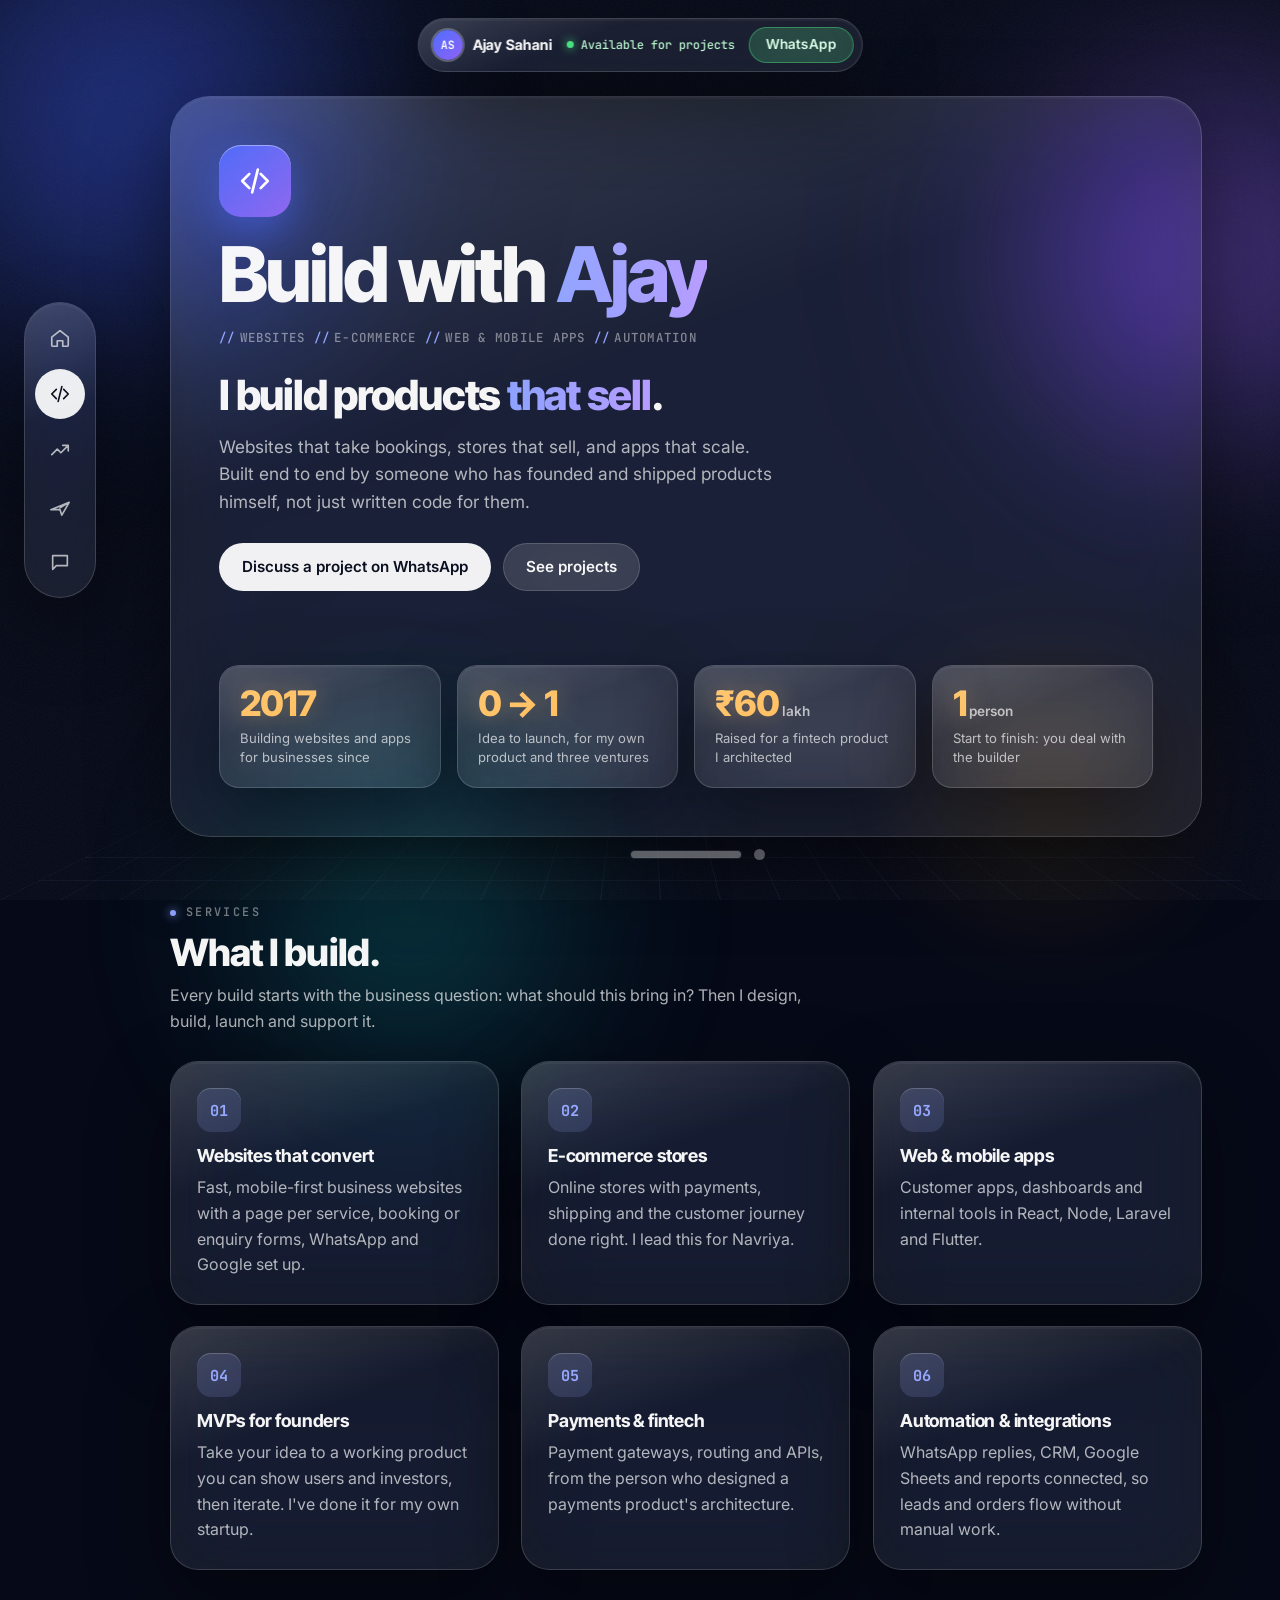
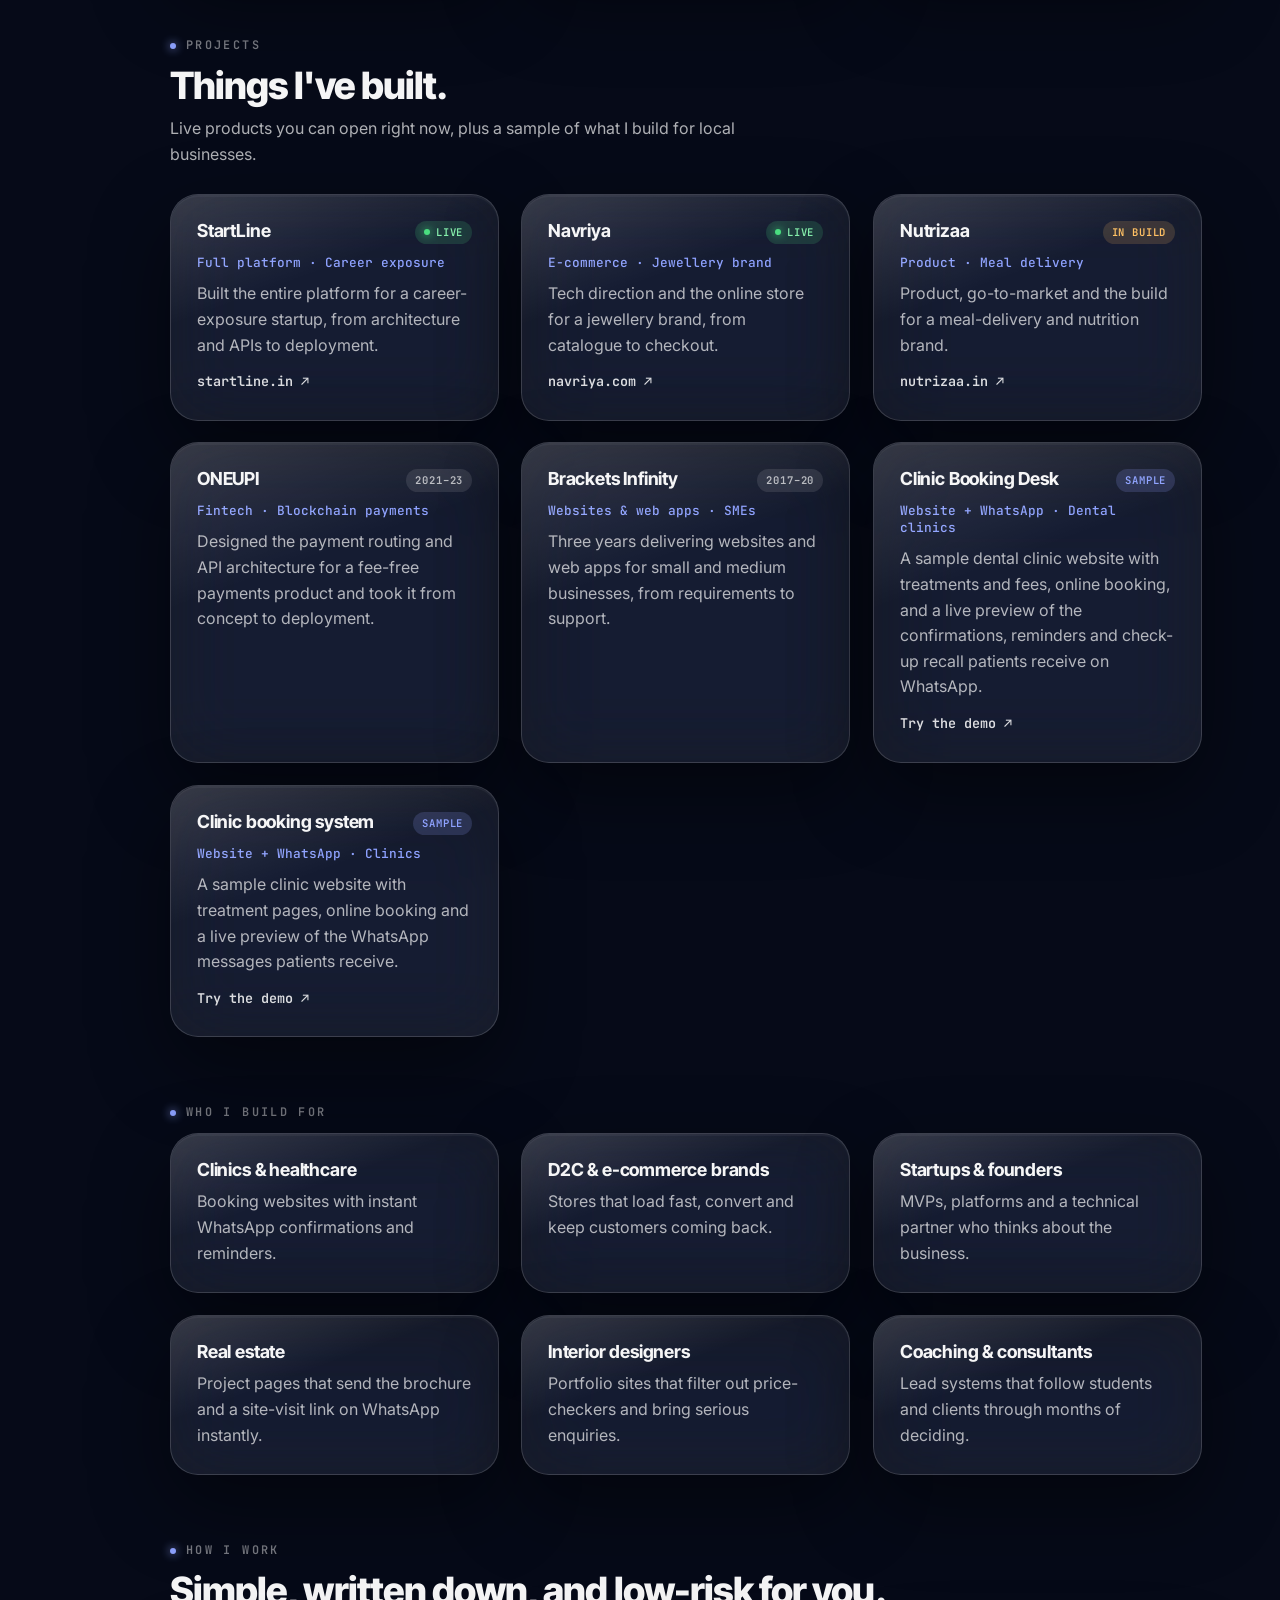
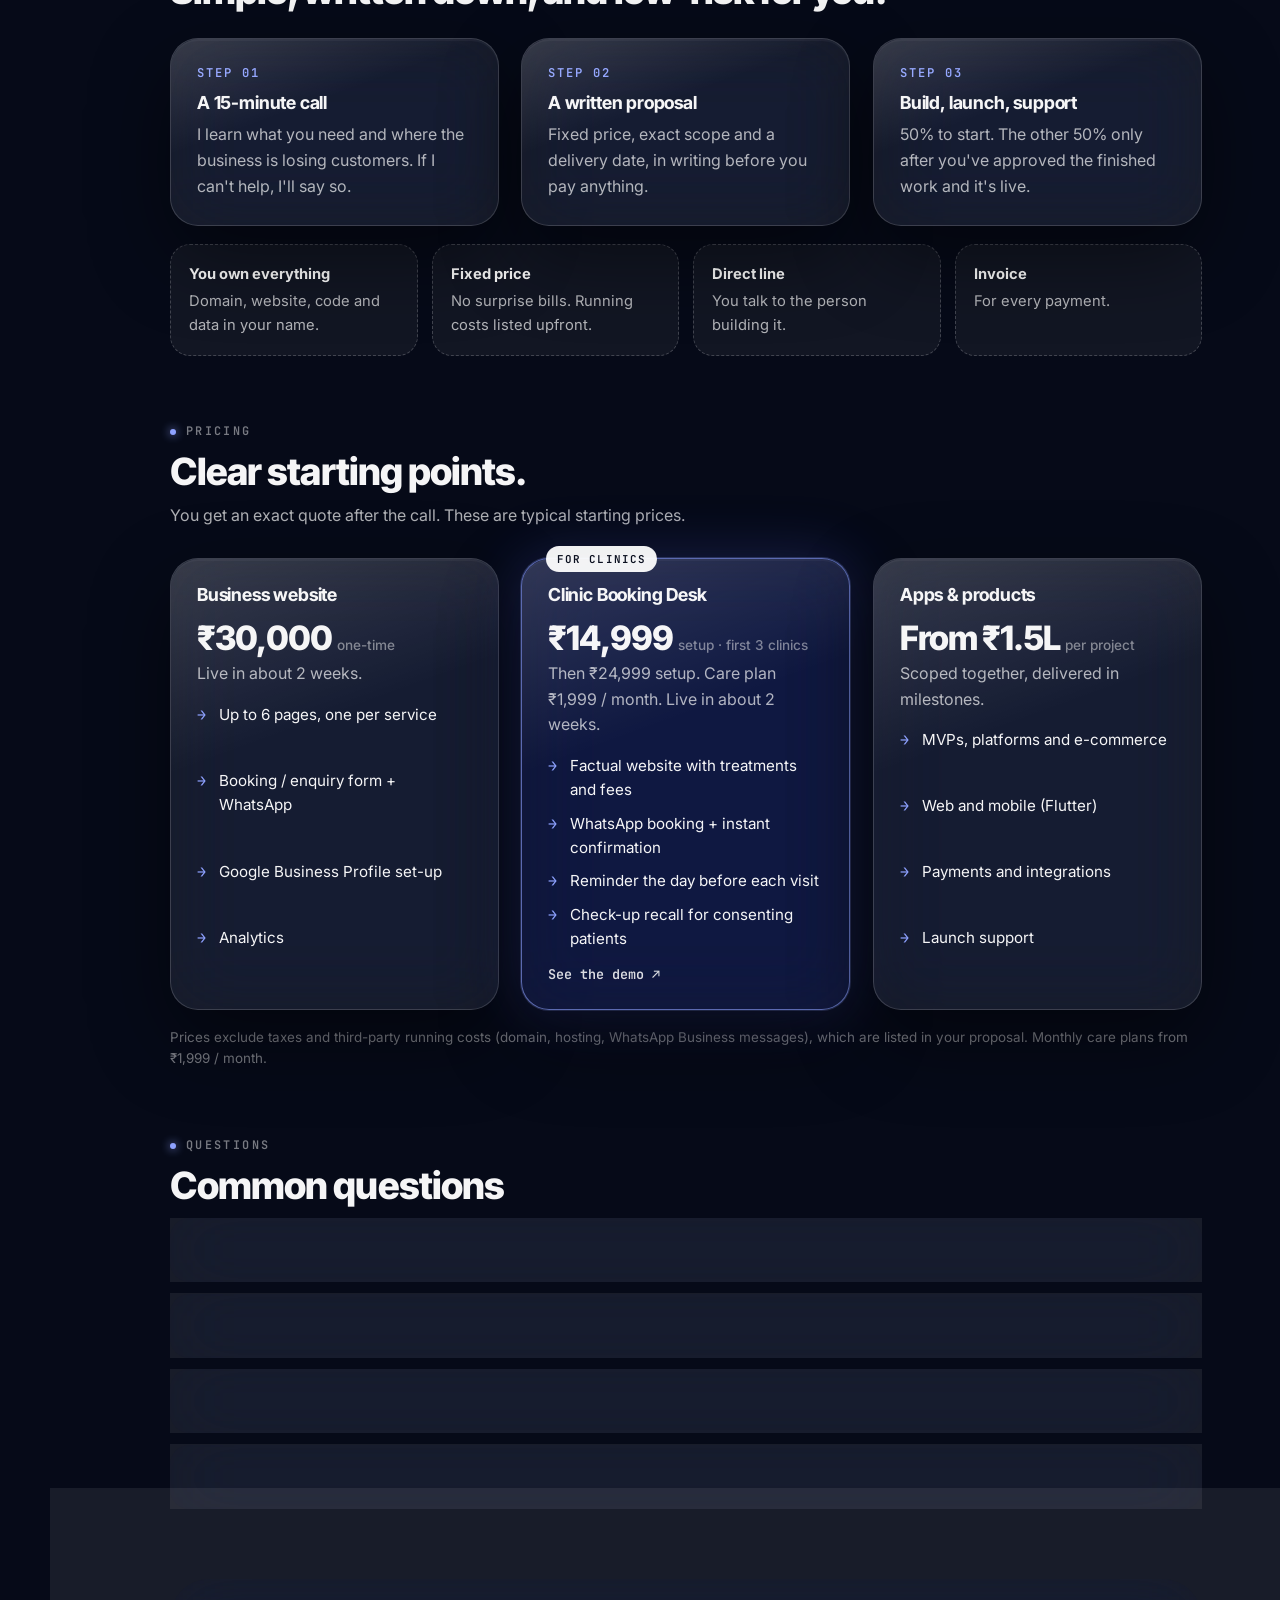
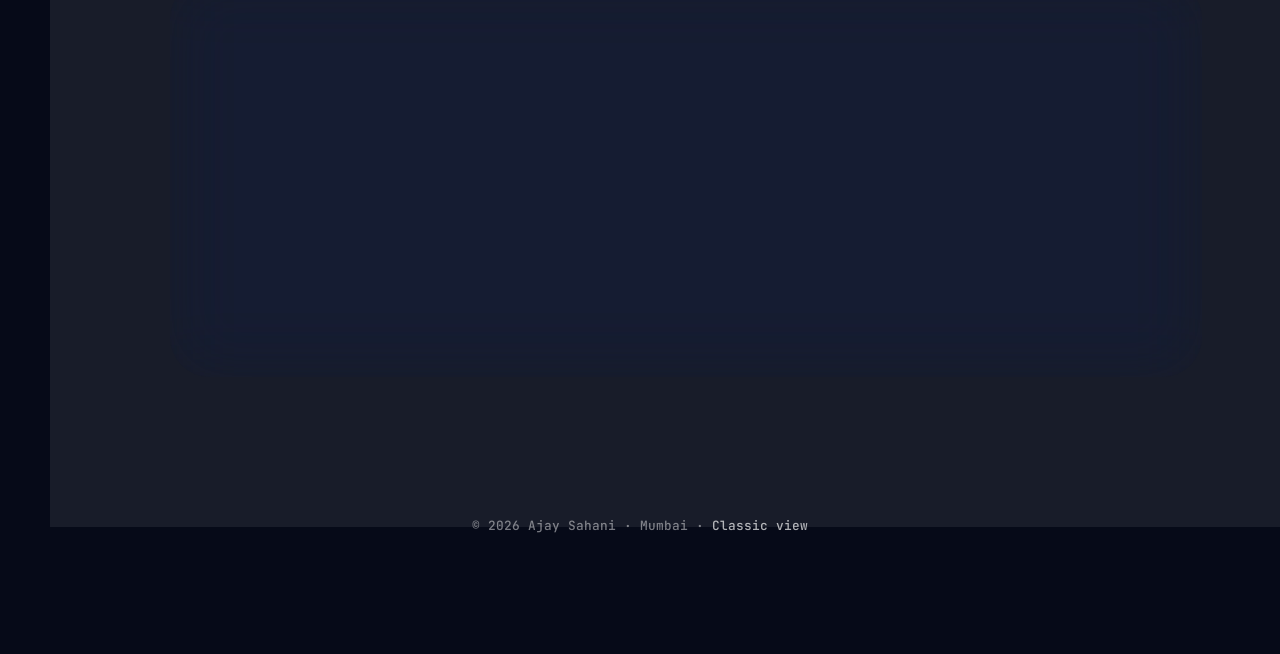
<file: build.html>
<!doctype html>
<html lang="en">
<head>
<meta charset="utf-8">
<meta name="viewport" content="width=device-width, initial-scale=1">
<title>Build with Ajay Sahani · Websites, apps and e-commerce</title>
<meta property="og:type" content="website">
<meta property="og:title" content="Build with Ajay Sahani · Websites, apps and e-commerce">
<meta property="og:description" content="Websites that take bookings, e-commerce stores and web and mobile apps, built end to end by Ajay Sahani, a founder who has shipped products since 2017.">
<meta property="og:url" content="https://theajaysahani.github.io/build.html">
<meta property="og:image" content="https://theajaysahani.github.io/assets/og.png">
<meta property="og:image:width" content="1200">
<meta property="og:image:height" content="630">
<meta name="twitter:card" content="summary_large_image">
<link rel="icon" href="assets/favicon.svg" type="image/svg+xml">
<link rel="canonical" href="https://theajaysahani.github.io/build.html">
<meta name="description" content="Websites that take bookings, e-commerce stores and web and mobile apps, built end to end by Ajay Sahani, a founder who has shipped products since 2017.">
<meta name="theme-color" content="#060a18">
<link rel="preconnect" href="https://fonts.googleapis.com">
<link rel="preconnect" href="https://fonts.gstatic.com" crossorigin>
<link href="https://fonts.googleapis.com/css2?family=Inter+Tight:wght@700;800&family=Inter:wght@400;500;600;700&family=JetBrains+Mono:wght@500;600&display=swap" rel="stylesheet">
<link rel="stylesheet" href="assets/spatial.css">
</head>
<body>

<div class="env" aria-hidden="true"><div class="blob b1"></div><div class="blob b2"></div><div class="blob b3"></div><div class="blob b4"></div></div>
<div class="floor" aria-hidden="true"></div>
<div class="grain" aria-hidden="true"></div>

<header class="topbar glass">
  <a class="me" href="index.html"><span class="mini-av">AS</span>Ajay Sahani</a>
  <span class="live"><i></i>Available for projects</span>
  <a class="cap wa sm" data-wa href="#contact">WhatsApp</a>
</header>

<nav class="ornament glass" aria-label="Main">
  <a class="orn" data-page="index" href="index.html" aria-label="Home"><svg viewBox="0 0 24 24"><path d="M3 11l9-7 9 7v9a1 1 0 0 1-1 1h-5v-6H9v6H4a1 1 0 0 1-1-1z"/></svg><span class="tip">Home</span></a>
  <a class="orn" data-page="build" href="build.html" aria-label="Build"><svg viewBox="0 0 24 24"><path d="M8 7l-5 5 5 5M16 7l5 5-5 5M14 4l-4 16"/></svg><span class="tip">Build</span></a>
  <a class="orn" data-page="grow" href="grow.html" aria-label="Grow"><svg viewBox="0 0 24 24"><path d="M3 17l6-6 4 4 8-8M15 7h6v6"/></svg><span class="tip">Grow</span></a>
  <a class="orn" data-page="travel" href="travel.html" aria-label="Travel"><svg viewBox="0 0 24 24"><path d="M2 16l20-8-8 14-2-6z M12 14l10-6"/></svg><span class="tip">Travel</span></a>
  <a class="orn" href="#contact" aria-label="Contact"><svg viewBox="0 0 24 24"><path d="M4 5h16v11H8l-4 4z"/></svg><span class="tip">Contact</span></a>
</nav>

<main class="stage" id="top">
  <section class="hero single glass reveal">
    <div>
      <div class="page-icon"><svg viewBox="0 0 24 24"><path d="M8 7l-5 5 5 5M16 7l5 5-5 5M14 4l-4 16"/></svg></div>
      <h1 class="name">Build with <span>Ajay</span></h1>
      <div class="tags"><b>//</b>Websites <b>//</b>E-commerce <b>//</b>Web &amp; mobile apps <b>//</b>Automation</div>
      <p class="statement">I build products <u>that sell</u>.</p>
      <p class="hero-line">Websites that take bookings, stores that sell, and apps that scale. Built end to end by someone who has founded and shipped products himself, not just written code for them.</p>
      <div class="ctas">
        <a class="cap solid" data-wa href="#contact">Discuss a project on WhatsApp</a>
        <a class="cap" href="#projects">See projects</a>
      </div>
    </div>
    <div class="vol-row">
      <div class="vol glass"><b>2017</b><span>Building websites and apps for businesses since</span></div>
      <div class="vol glass"><b>0 → 1</b><span>Idea to launch, for my own product and three ventures</span></div>
      <div class="vol glass"><b>₹60<small>lakh</small></b><span>Raised for a fintech product I architected</span></div>
      <div class="vol glass"><b>1<small>person</small></b><span>Start to finish: you deal with the builder</span></div>
    </div>
    <div class="grabber" aria-hidden="true"></div>
  </section>

  <section class="section reveal">
    <div class="label">Services</div>
    <h2>What I build.</h2>
    <p class="sub">Every build starts with the business question: what should this bring in? Then I design, build, launch and support it.</p>
    <div class="grid g3" style="margin-top:26px">
      <div class="card glass" data-tilt><div class="ico">01</div><h3>Websites that convert</h3><p>Fast, mobile-first business websites with a page per service, booking or enquiry forms, WhatsApp and Google set up.</p></div>
      <div class="card glass" data-tilt><div class="ico">02</div><h3>E-commerce stores</h3><p>Online stores with payments, shipping and the customer journey done right. I lead this for Navriya.</p></div>
      <div class="card glass" data-tilt><div class="ico">03</div><h3>Web &amp; mobile apps</h3><p>Customer apps, dashboards and internal tools in React, Node, Laravel and Flutter.</p></div>
      <div class="card glass" data-tilt><div class="ico">04</div><h3>MVPs for founders</h3><p>Take your idea to a working product you can show users and investors, then iterate. I've done it for my own startup.</p></div>
      <div class="card glass" data-tilt><div class="ico">05</div><h3>Payments &amp; fintech</h3><p>Payment gateways, routing and APIs, from the person who designed a payments product's architecture.</p></div>
      <div class="card glass" data-tilt><div class="ico">06</div><h3>Automation &amp; integrations</h3><p>WhatsApp replies, CRM, Google Sheets and reports connected, so leads and orders flow without manual work.</p></div>
    </div>
  </section>

  <section class="section reveal" id="projects">
    <div class="label">Projects</div>
    <h2>Things I've built.</h2>
    <p class="sub">Live products you can open right now, plus a sample of what I build for local businesses.</p>
    <div class="grid g3" style="margin-top:26px">
      <div class="card glass" data-tilt><div class="card-head"><h3>StartLine</h3><span class="badge live">Live</span></div><div class="role">Full platform · Career exposure</div><p>Built the entire platform for a career-exposure startup, from architecture and APIs to deployment.</p><a class="more" href="https://startline.in" target="_blank" rel="noopener">startline.in ↗</a></div>
      <div class="card glass" data-tilt><div class="card-head"><h3>Navriya</h3><span class="badge live">Live</span></div><div class="role">E-commerce · Jewellery brand</div><p>Tech direction and the online store for a jewellery brand, from catalogue to checkout.</p><a class="more" href="https://navriya.com" target="_blank" rel="noopener">navriya.com ↗</a></div>
      <div class="card glass" data-tilt><div class="card-head"><h3>Nutrizaa</h3><span class="badge build">In build</span></div><div class="role">Product · Meal delivery</div><p>Product, go-to-market and the build for a meal-delivery and nutrition brand.</p><a class="more" href="https://nutrizaa.in" target="_blank" rel="noopener">nutrizaa.in ↗</a></div>
      <div class="card glass" data-tilt><div class="card-head"><h3>ONEUPI</h3><span class="badge">2021–23</span></div><div class="role">Fintech · Blockchain payments</div><p>Designed the payment routing and API architecture for a fee-free payments product and took it from concept to deployment.</p></div>
      <div class="card glass" data-tilt><div class="card-head"><h3>Brackets Infinity</h3><span class="badge">2017–20</span></div><div class="role">Websites &amp; web apps · SMEs</div><p>Three years delivering websites and web apps for small and medium businesses, from requirements to support.</p></div>
      <div class="card glass" data-tilt><div class="card-head"><h3>Clinic Booking Desk</h3><span class="badge demo">Sample</span></div><div class="role">Website + WhatsApp · Dental clinics</div><p>A sample dental clinic website with treatments and fees, online booking, and a live preview of the confirmations, reminders and check-up recall patients receive on WhatsApp.</p><a class="more" href="demo/dental/" target="_blank" rel="noopener">Try the demo ↗</a></div>
      <div class="card glass" data-tilt><div class="card-head"><h3>Clinic booking system</h3><span class="badge demo">Sample</span></div><div class="role">Website + WhatsApp · Clinics</div><p>A sample clinic website with treatment pages, online booking and a live preview of the WhatsApp messages patients receive.</p><a class="more" href="demo/clinic/" target="_blank" rel="noopener">Try the demo ↗</a></div>
    </div>
  </section>

  <section class="section reveal">
    <div class="label">Who I build for</div>
    <div class="grid g3">
      <div class="card glass" data-tilt><h3>Clinics &amp; healthcare</h3><p>Booking websites with instant WhatsApp confirmations and reminders.</p></div>
      <div class="card glass" data-tilt><h3>D2C &amp; e-commerce brands</h3><p>Stores that load fast, convert and keep customers coming back.</p></div>
      <div class="card glass" data-tilt><h3>Startups &amp; founders</h3><p>MVPs, platforms and a technical partner who thinks about the business.</p></div>
      <div class="card glass" data-tilt><h3>Real estate</h3><p>Project pages that send the brochure and a site-visit link on WhatsApp instantly.</p></div>
      <div class="card glass" data-tilt><h3>Interior designers</h3><p>Portfolio sites that filter out price-checkers and bring serious enquiries.</p></div>
      <div class="card glass" data-tilt><h3>Coaching &amp; consultants</h3><p>Lead systems that follow students and clients through months of deciding.</p></div>
    </div>
  </section>

  <section class="section reveal">
    <div class="label">How I work</div>
    <h2>Simple, written down, and low-risk for you.</h2>
    <div class="grid g3" style="margin-top:26px">
      <div class="card glass step" data-tilt><div class="n">STEP 01</div><h3>A 15-minute call</h3><p>I learn what you need and where the business is losing customers. If I can't help, I'll say so.</p></div>
      <div class="card glass step" data-tilt><div class="n">STEP 02</div><h3>A written proposal</h3><p>Fixed price, exact scope and a delivery date, in writing before you pay anything.</p></div>
      <div class="card glass step" data-tilt><div class="n">STEP 03</div><h3>Build, launch, support</h3><p>50% to start. The other 50% only after you've approved the finished work and it's live.</p></div>
    </div>
    <div class="promises">
      <div><b>You own everything</b>Domain, website, code and data in your name.</div>
      <div><b>Fixed price</b>No surprise bills. Running costs listed upfront.</div>
      <div><b>Direct line</b>You talk to the person building it.</div>
      <div><b>Invoice</b>For every payment.</div>
    </div>
  </section>

  <section class="section reveal">
    <div class="label">Pricing</div>
    <h2>Clear starting points.</h2>
    <p class="sub">You get an exact quote after the call. These are typical starting prices.</p>
    <div class="grid g3" style="margin-top:30px">
      <div class="card glass price" data-tilt><h3>Business website</h3><div class="amt">₹30,000 <small>one-time</small></div><p>Live in about 2 weeks.</p><ul><li>Up to 6 pages, one per service</li><li>Booking / enquiry form + WhatsApp</li><li>Google Business Profile set-up</li><li>Analytics</li></ul></div>
      <div class="card glass price hot" data-tilt><span class="flag">For clinics</span><h3>Clinic Booking Desk</h3><div class="amt">₹14,999 <small>setup · first 3 clinics</small></div><p>Then ₹24,999 setup. Care plan ₹1,999 / month. Live in about 2 weeks.</p><ul><li>Factual website with treatments and fees</li><li>WhatsApp booking + instant confirmation</li><li>Reminder the day before each visit</li><li>Check-up recall for consenting patients</li></ul><a class="more" href="demo/dental/" target="_blank" rel="noopener">See the demo ↗</a></div>
      <div class="card glass price" data-tilt><h3>Apps &amp; products</h3><div class="amt">From ₹1.5L <small>per project</small></div><p>Scoped together, delivered in milestones.</p><ul><li>MVPs, platforms and e-commerce</li><li>Web and mobile (Flutter)</li><li>Payments and integrations</li><li>Launch support</li></ul></div>
    </div>
    <p class="fine">Prices exclude taxes and third-party running costs (domain, hosting, WhatsApp Business messages), which are listed in your proposal. Monthly care plans from ₹1,999 / month.</p>
  </section>

  <section class="section reveal">
    <div class="label">Questions</div>
    <h2>Common questions</h2>
    <details><summary>Are you an agency or a freelancer?</summary><p>I work under my own name. You deal directly with me, the person who designs and builds your project, from the first call to support after launch.</p></details>
    <details><summary>What if I'm not happy with the work?</summary><p>You approve the design before the build starts, and the second half is only paid after you've approved the finished work and it's live.</p></details>
    <details><summary>Will I be locked in?</summary><p>No. The domain, code and data are yours. Monthly care is optional and you can stop anytime.</p></details>
    <details><summary>Can you work with my existing website or app?</summary><p>Yes. I can add booking, WhatsApp replies and lead tracking to what you already have, or rebuild if that's the better option.</p></details>
  </section>

  <section class="section reveal" id="contact">
    <div class="contact glass">
      <div>
        <div class="label">Start a project</div>
        <h2>Tell me what you want to build.</h2>
        <p class="sub">Two lines is enough: your business and what you need. I'll reply personally, usually the same day.</p>
      </div>
      <div class="links">
        <a data-wa href="#contact"><span><small>WhatsApp</small><span data-wa-num>WhatsApp</span></span><span>→</span></a>
        <a data-mail href="#contact"><span><small>Email</small><span data-mail-text>email</span></span><span>→</span></a>
        <a href="grow.html"><span><small>Also need growth?</small>See marketing &amp; retention</span><span>→</span></a>
        <a href="partners.html"><span><small>Agency or freelancer?</small>Partner with me</span><span>→</span></a>
      </div>
    </div>
  </section>
</main>

<footer>© <span data-year></span> Ajay Sahani · Mumbai · <a href="classic/build.html">Classic view</a></footer>

<script src="assets/spatial.js"></script>
<script src="assets/site.js"></script>
</body>
</html>
</file>
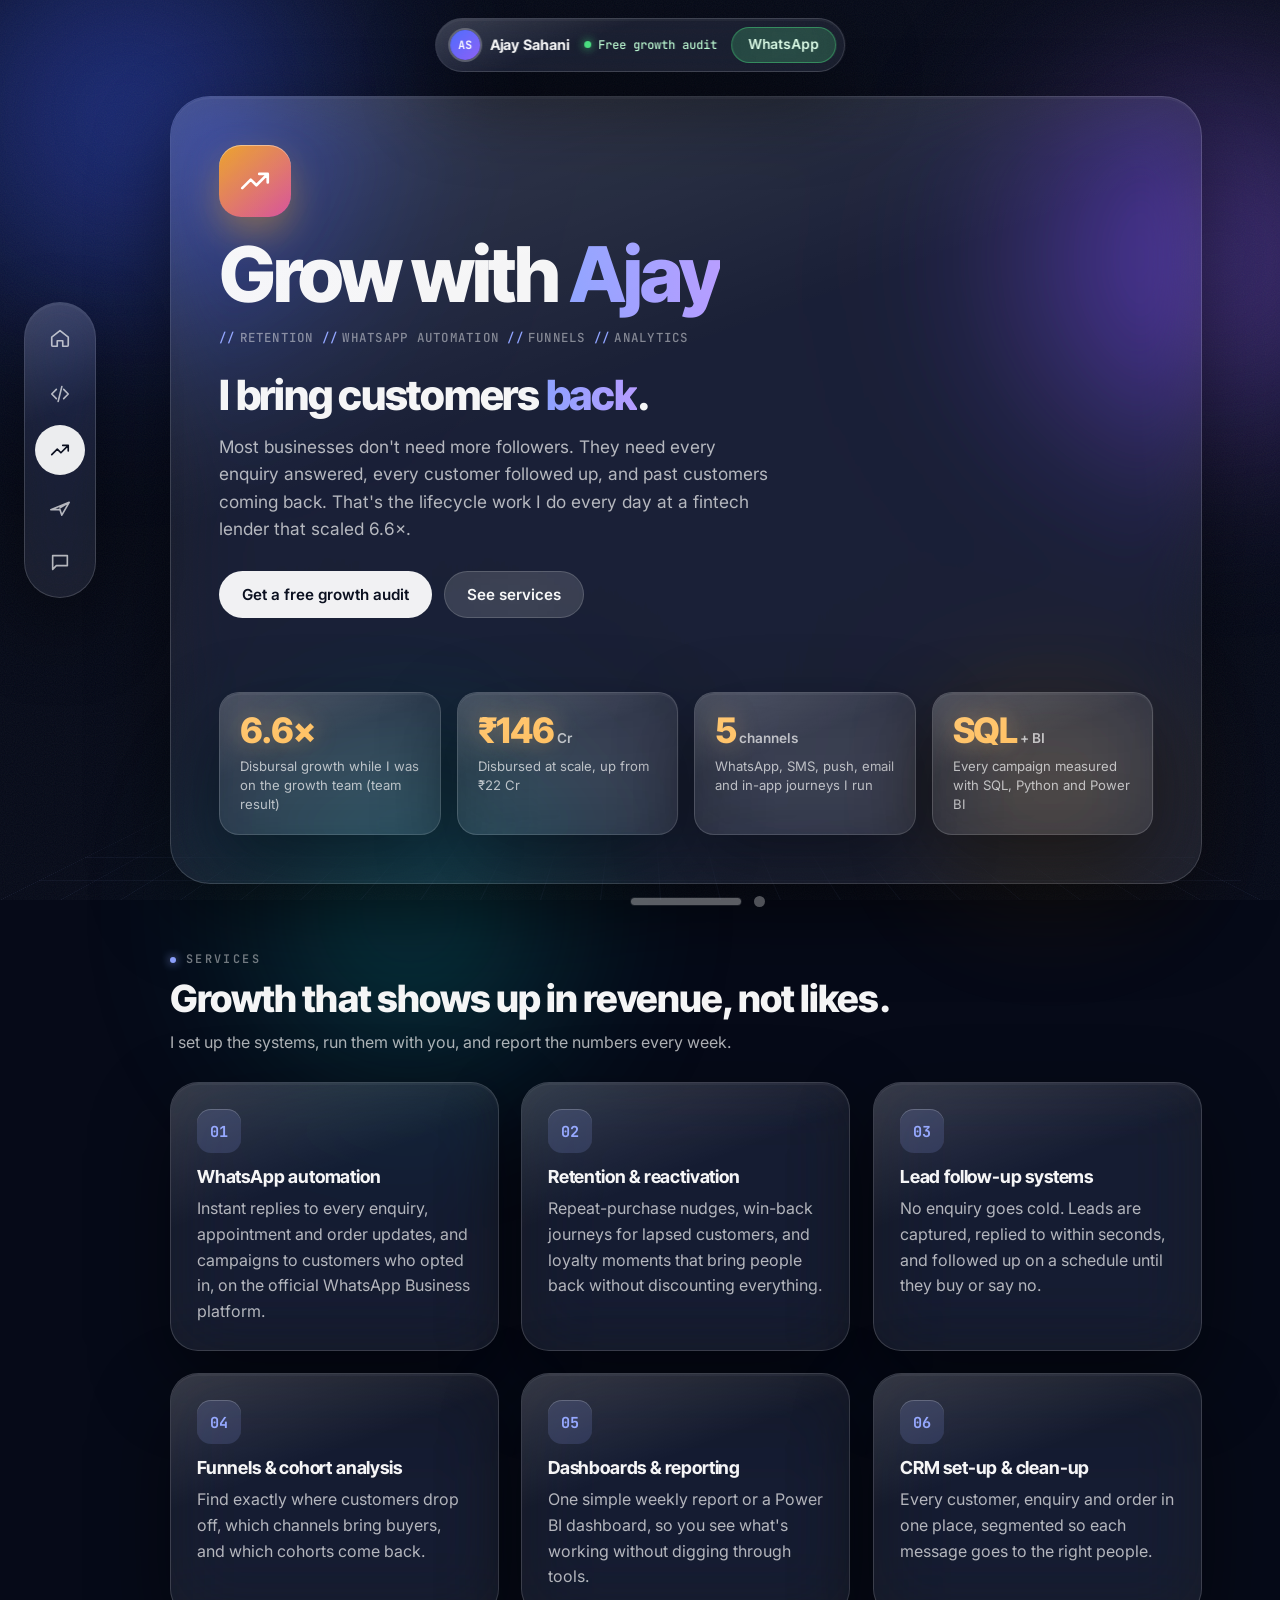
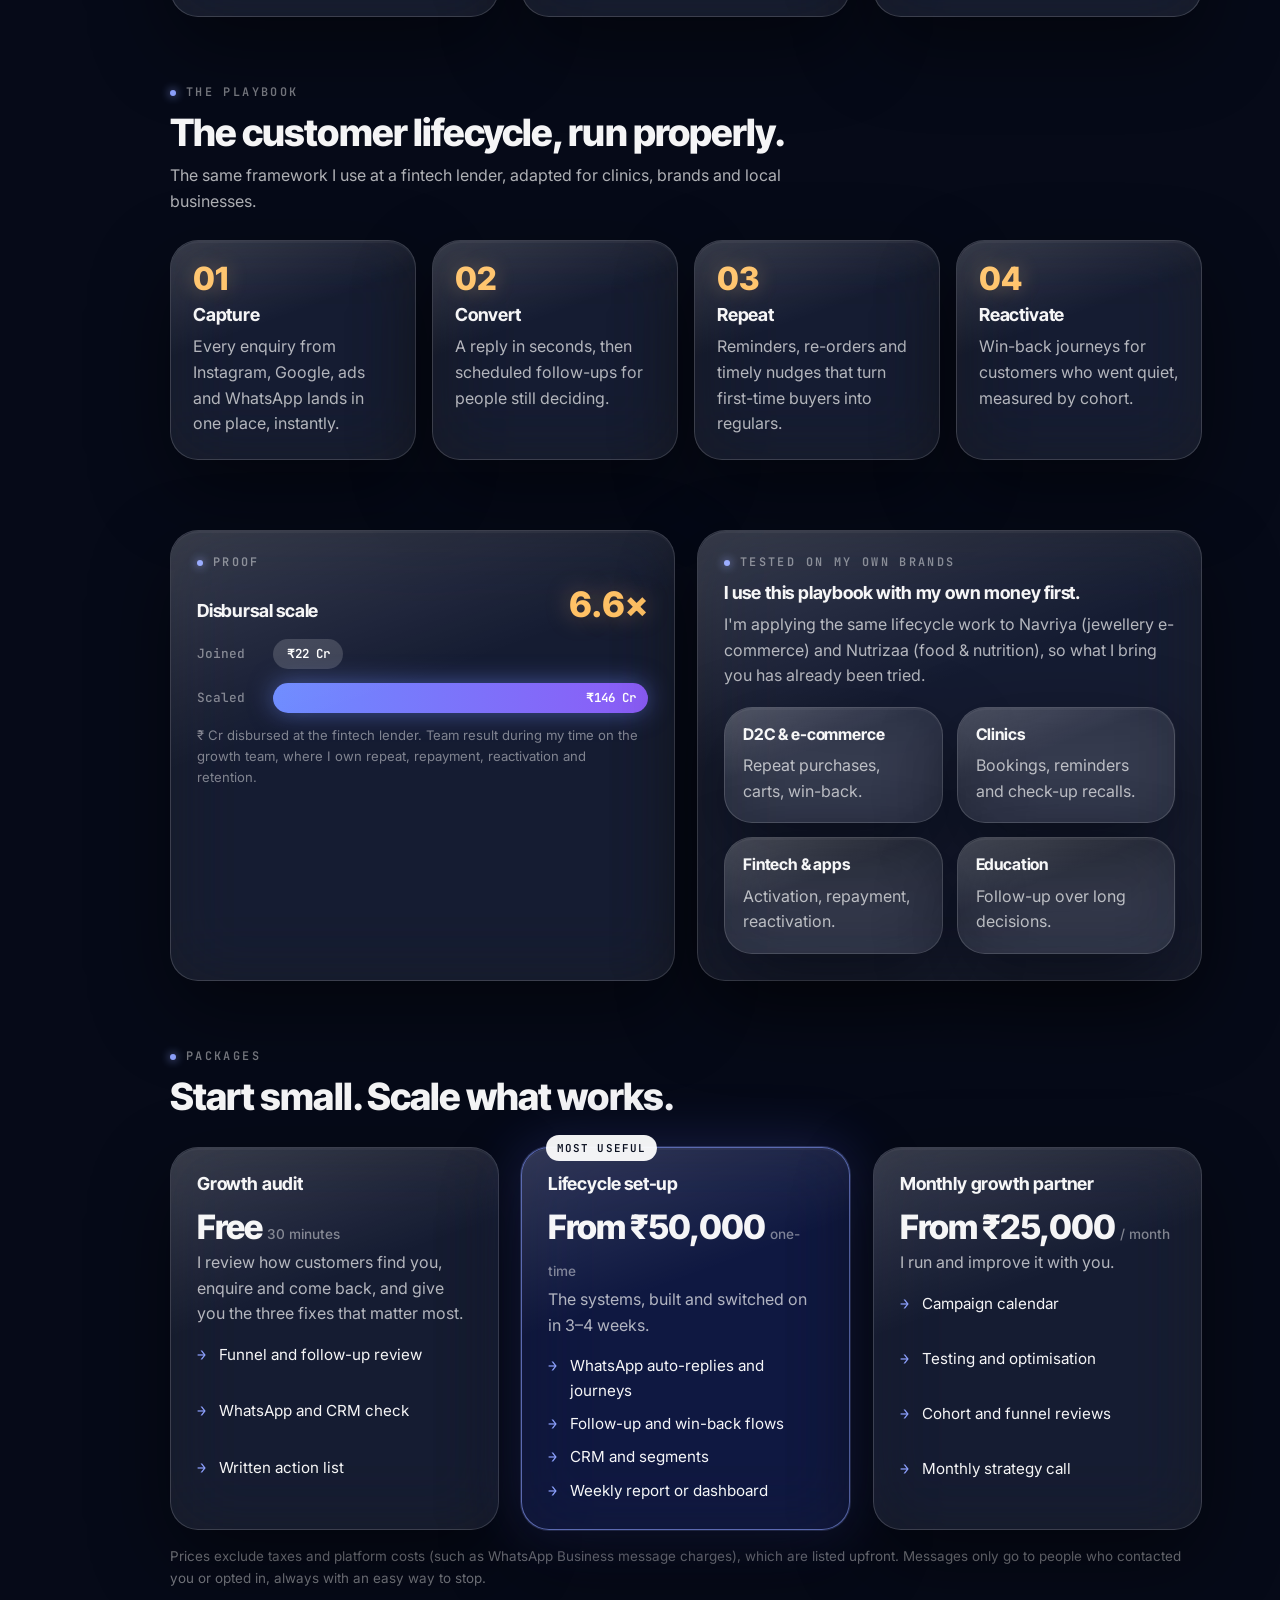
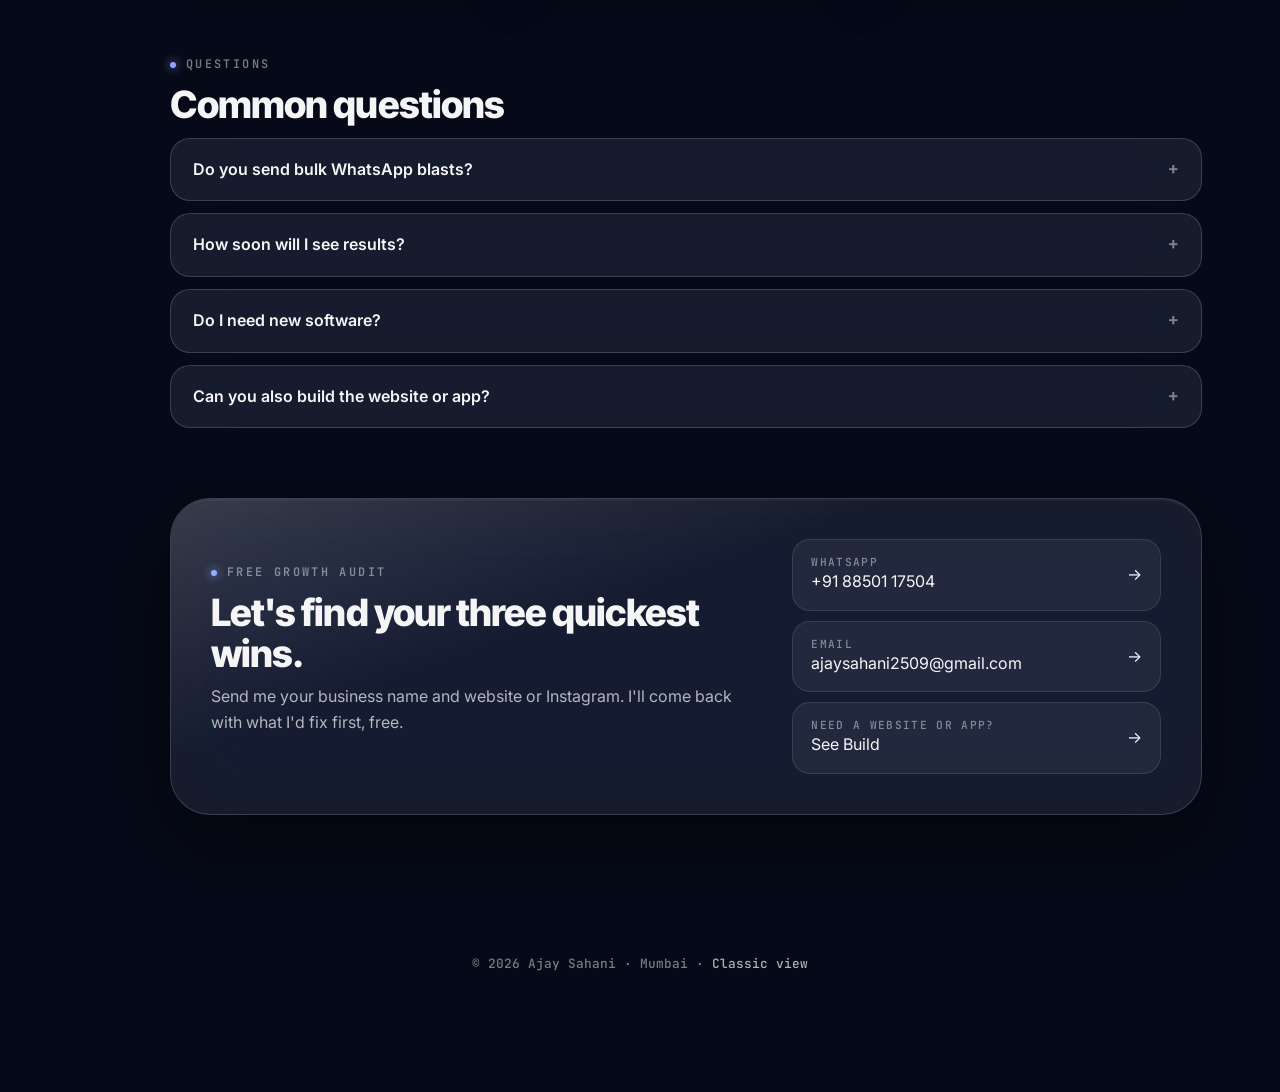
<file: grow.html>
<!doctype html>
<html lang="en">
<head>
<meta charset="utf-8">
<meta name="viewport" content="width=device-width, initial-scale=1">
<title>Grow with Ajay Sahani · Retention, WhatsApp automation and growth</title>
<meta property="og:type" content="website">
<meta property="og:title" content="Grow with Ajay Sahani · Retention, WhatsApp automation and growth">
<meta property="og:description" content="WhatsApp, SMS and email journeys, retention campaigns, funnels and dashboards that turn enquiries into customers and bring customers back.">
<meta property="og:url" content="https://theajaysahani.github.io/grow.html">
<meta property="og:image" content="https://theajaysahani.github.io/assets/og.png">
<meta property="og:image:width" content="1200">
<meta property="og:image:height" content="630">
<meta name="twitter:card" content="summary_large_image">
<link rel="icon" href="assets/favicon.svg" type="image/svg+xml">
<link rel="canonical" href="https://theajaysahani.github.io/grow.html">
<meta name="description" content="WhatsApp, SMS and email journeys, retention campaigns, funnels and dashboards that turn enquiries into customers and bring customers back.">
<meta name="theme-color" content="#060a18">
<link rel="preconnect" href="https://fonts.googleapis.com">
<link rel="preconnect" href="https://fonts.gstatic.com" crossorigin>
<link href="https://fonts.googleapis.com/css2?family=Inter+Tight:wght@700;800&family=Inter:wght@400;500;600;700&family=JetBrains+Mono:wght@500;600&display=swap" rel="stylesheet">
<link rel="stylesheet" href="assets/spatial.css">
</head>
<body>

<div class="env" aria-hidden="true"><div class="blob b1"></div><div class="blob b2"></div><div class="blob b3"></div><div class="blob b4"></div></div>
<div class="floor" aria-hidden="true"></div>
<div class="grain" aria-hidden="true"></div>

<header class="topbar glass">
  <a class="me" href="index.html"><span class="mini-av">AS</span>Ajay Sahani</a>
  <span class="live"><i></i>Free growth audit</span>
  <a class="cap wa sm" data-wa href="#contact">WhatsApp</a>
</header>

<nav class="ornament glass" aria-label="Main">
  <a class="orn" data-page="index" href="index.html" aria-label="Home"><svg viewBox="0 0 24 24"><path d="M3 11l9-7 9 7v9a1 1 0 0 1-1 1h-5v-6H9v6H4a1 1 0 0 1-1-1z"/></svg><span class="tip">Home</span></a>
  <a class="orn" data-page="build" href="build.html" aria-label="Build"><svg viewBox="0 0 24 24"><path d="M8 7l-5 5 5 5M16 7l5 5-5 5M14 4l-4 16"/></svg><span class="tip">Build</span></a>
  <a class="orn" data-page="grow" href="grow.html" aria-label="Grow"><svg viewBox="0 0 24 24"><path d="M3 17l6-6 4 4 8-8M15 7h6v6"/></svg><span class="tip">Grow</span></a>
  <a class="orn" data-page="travel" href="travel.html" aria-label="Travel"><svg viewBox="0 0 24 24"><path d="M2 16l20-8-8 14-2-6z M12 14l10-6"/></svg><span class="tip">Travel</span></a>
  <a class="orn" href="#contact" aria-label="Contact"><svg viewBox="0 0 24 24"><path d="M4 5h16v11H8l-4 4z"/></svg><span class="tip">Contact</span></a>
</nav>

<main class="stage" id="top">
  <section class="hero single glass reveal">
    <div>
      <div class="page-icon amber"><svg viewBox="0 0 24 24"><path d="M3 17l6-6 4 4 8-8M15 7h6v6"/></svg></div>
      <h1 class="name">Grow with <span>Ajay</span></h1>
      <div class="tags"><b>//</b>Retention <b>//</b>WhatsApp automation <b>//</b>Funnels <b>//</b>Analytics</div>
      <p class="statement">I bring customers <u>back</u>.</p>
      <p class="hero-line">Most businesses don't need more followers. They need every enquiry answered, every customer followed up, and past customers coming back. That's the lifecycle work I do every day at a fintech lender that scaled 6.6×.</p>
      <div class="ctas">
        <a class="cap solid" data-wa href="#contact">Get a free growth audit</a>
        <a class="cap" href="#services">See services</a>
      </div>
    </div>
    <div class="vol-row">
      <div class="vol glass"><b>6.6×</b><span>Disbursal growth while I was on the growth team (team result)</span></div>
      <div class="vol glass"><b>₹146<small>Cr</small></b><span>Disbursed at scale, up from ₹22 Cr</span></div>
      <div class="vol glass"><b>5<small>channels</small></b><span>WhatsApp, SMS, push, email and in-app journeys I run</span></div>
      <div class="vol glass"><b>SQL<small>+ BI</small></b><span>Every campaign measured with SQL, Python and Power BI</span></div>
    </div>
    <div class="grabber" aria-hidden="true"></div>
  </section>

  <section class="section reveal" id="services">
    <div class="label">Services</div>
    <h2>Growth that shows up in revenue, not likes.</h2>
    <p class="sub">I set up the systems, run them with you, and report the numbers every week.</p>
    <div class="grid g3" style="margin-top:26px">
      <div class="card glass" data-tilt><div class="ico">01</div><h3>WhatsApp automation</h3><p>Instant replies to every enquiry, appointment and order updates, and campaigns to customers who opted in, on the official WhatsApp Business platform.</p></div>
      <div class="card glass" data-tilt><div class="ico">02</div><h3>Retention &amp; reactivation</h3><p>Repeat-purchase nudges, win-back journeys for lapsed customers, and loyalty moments that bring people back without discounting everything.</p></div>
      <div class="card glass" data-tilt><div class="ico">03</div><h3>Lead follow-up systems</h3><p>No enquiry goes cold. Leads are captured, replied to within seconds, and followed up on a schedule until they buy or say no.</p></div>
      <div class="card glass" data-tilt><div class="ico">04</div><h3>Funnels &amp; cohort analysis</h3><p>Find exactly where customers drop off, which channels bring buyers, and which cohorts come back.</p></div>
      <div class="card glass" data-tilt><div class="ico">05</div><h3>Dashboards &amp; reporting</h3><p>One simple weekly report or a Power BI dashboard, so you see what's working without digging through tools.</p></div>
      <div class="card glass" data-tilt><div class="ico">06</div><h3>CRM set-up &amp; clean-up</h3><p>Every customer, enquiry and order in one place, segmented so each message goes to the right people.</p></div>
    </div>
  </section>

  <section class="section reveal">
    <div class="label">The playbook</div>
    <h2>The customer lifecycle, run properly.</h2>
    <p class="sub">The same framework I use at a fintech lender, adapted for clinics, brands and local businesses.</p>
    <div class="lc-steps" style="margin-top:26px">
      <div class="card glass" data-tilt><div class="n">01</div><h3>Capture</h3><p>Every enquiry from Instagram, Google, ads and WhatsApp lands in one place, instantly.</p></div>
      <div class="card glass" data-tilt><div class="n">02</div><h3>Convert</h3><p>A reply in seconds, then scheduled follow-ups for people still deciding.</p></div>
      <div class="card glass" data-tilt><div class="n">03</div><h3>Repeat</h3><p>Reminders, re-orders and timely nudges that turn first-time buyers into regulars.</p></div>
      <div class="card glass" data-tilt><div class="n">04</div><h3>Reactivate</h3><p>Win-back journeys for customers who went quiet, measured by cohort.</p></div>
    </div>
  </section>

  <section class="section reveal">
    <div class="grid g2" style="align-items:stretch">
      <div class="card glass" data-tilt data-tilt-max="4">
        <div class="label">Proof</div>
        <div style="display:flex; justify-content:space-between; align-items:baseline"><h3 style="margin:0">Disbursal scale</h3><b style="font:800 2.2rem var(--display); color:var(--amber); text-shadow:0 0 24px rgba(255,193,100,.35)">6.6×</b></div>
        <div class="bar-row"><span>Joined</span><div class="bar a">₹22 Cr</div></div>
        <div class="bar-row"><span>Scaled</span><div class="bar b">₹146 Cr</div></div>
        <p style="margin-top:12px; font-size:.82rem; color:var(--text-3)">₹ Cr disbursed at the fintech lender. Team result during my time on the growth team, where I own repeat, repayment, reactivation and retention.</p>
      </div>
      <div class="card glass" data-tilt data-tilt-max="4">
        <div class="label">Tested on my own brands</div>
        <h3>I use this playbook with my own money first.</h3>
        <p>I'm applying the same lifecycle work to Navriya (jewellery e-commerce) and Nutrizaa (food &amp; nutrition), so what I bring you has already been tried.</p>
        <div class="grid g2" style="margin-top:18px; gap:14px">
          <div class="card glass" style="padding:18px"><h3 style="font-size:1rem">D2C &amp; e-commerce</h3><p>Repeat purchases, carts, win-back.</p></div>
          <div class="card glass" style="padding:18px"><h3 style="font-size:1rem">Clinics</h3><p>Bookings, reminders and check-up recalls.</p></div>
          <div class="card glass" style="padding:18px"><h3 style="font-size:1rem">Fintech &amp; apps</h3><p>Activation, repayment, reactivation.</p></div>
          <div class="card glass" style="padding:18px"><h3 style="font-size:1rem">Education</h3><p>Follow-up over long decisions.</p></div>
        </div>
      </div>
    </div>
  </section>

  <section class="section reveal">
    <div class="label">Packages</div>
    <h2>Start small. Scale what works.</h2>
    <div class="grid g3" style="margin-top:30px">
      <div class="card glass price" data-tilt><h3>Growth audit</h3><div class="amt">Free <small>30 minutes</small></div><p>I review how customers find you, enquire and come back, and give you the three fixes that matter most.</p><ul><li>Funnel and follow-up review</li><li>WhatsApp and CRM check</li><li>Written action list</li></ul></div>
      <div class="card glass price hot" data-tilt><span class="flag">Most useful</span><h3>Lifecycle set-up</h3><div class="amt">From ₹50,000 <small>one-time</small></div><p>The systems, built and switched on in 3–4 weeks.</p><ul><li>WhatsApp auto-replies and journeys</li><li>Follow-up and win-back flows</li><li>CRM and segments</li><li>Weekly report or dashboard</li></ul></div>
      <div class="card glass price" data-tilt><h3>Monthly growth partner</h3><div class="amt">From ₹25,000 <small>/ month</small></div><p>I run and improve it with you.</p><ul><li>Campaign calendar</li><li>Testing and optimisation</li><li>Cohort and funnel reviews</li><li>Monthly strategy call</li></ul></div>
    </div>
    <p class="fine">Prices exclude taxes and platform costs (such as WhatsApp Business message charges), which are listed upfront. Messages only go to people who contacted you or opted in, always with an easy way to stop.</p>
  </section>

  <section class="section reveal">
    <div class="label">Questions</div>
    <h2>Common questions</h2>
    <details><summary>Do you send bulk WhatsApp blasts?</summary><p>No. I use the official WhatsApp Business platform and only message people who contacted you or opted in. That protects your number and your brand.</p></details>
    <details><summary>How soon will I see results?</summary><p>Instant replies and follow-ups usually show up in the first weeks as more enquiries turning into bookings or orders. I won't promise a number, but you'll see every number weekly.</p></details>
    <details><summary>Do I need new software?</summary><p>Usually not. I work with what you have where possible, and anything new is set up in your name.</p></details>
    <details><summary>Can you also build the website or app?</summary><p>Yes. See the <a href="build.html">Build</a> page. Most clients start with one and add the other.</p></details>
  </section>

  <section class="section reveal" id="contact">
    <div class="contact glass">
      <div>
        <div class="label">Free growth audit</div>
        <h2>Let's find your three quickest wins.</h2>
        <p class="sub">Send me your business name and website or Instagram. I'll come back with what I'd fix first, free.</p>
      </div>
      <div class="links">
        <a data-wa href="#contact"><span><small>WhatsApp</small><span data-wa-num>WhatsApp</span></span><span>→</span></a>
        <a data-mail href="#contact"><span><small>Email</small><span data-mail-text>email</span></span><span>→</span></a>
        <a href="build.html"><span><small>Need a website or app?</small>See Build</span><span>→</span></a>
      </div>
    </div>
  </section>
</main>

<footer>© <span data-year></span> Ajay Sahani · Mumbai · <a href="classic/grow.html">Classic view</a></footer>

<script src="assets/spatial.js"></script>
<script src="assets/site.js"></script>
</body>
</html>
</file>
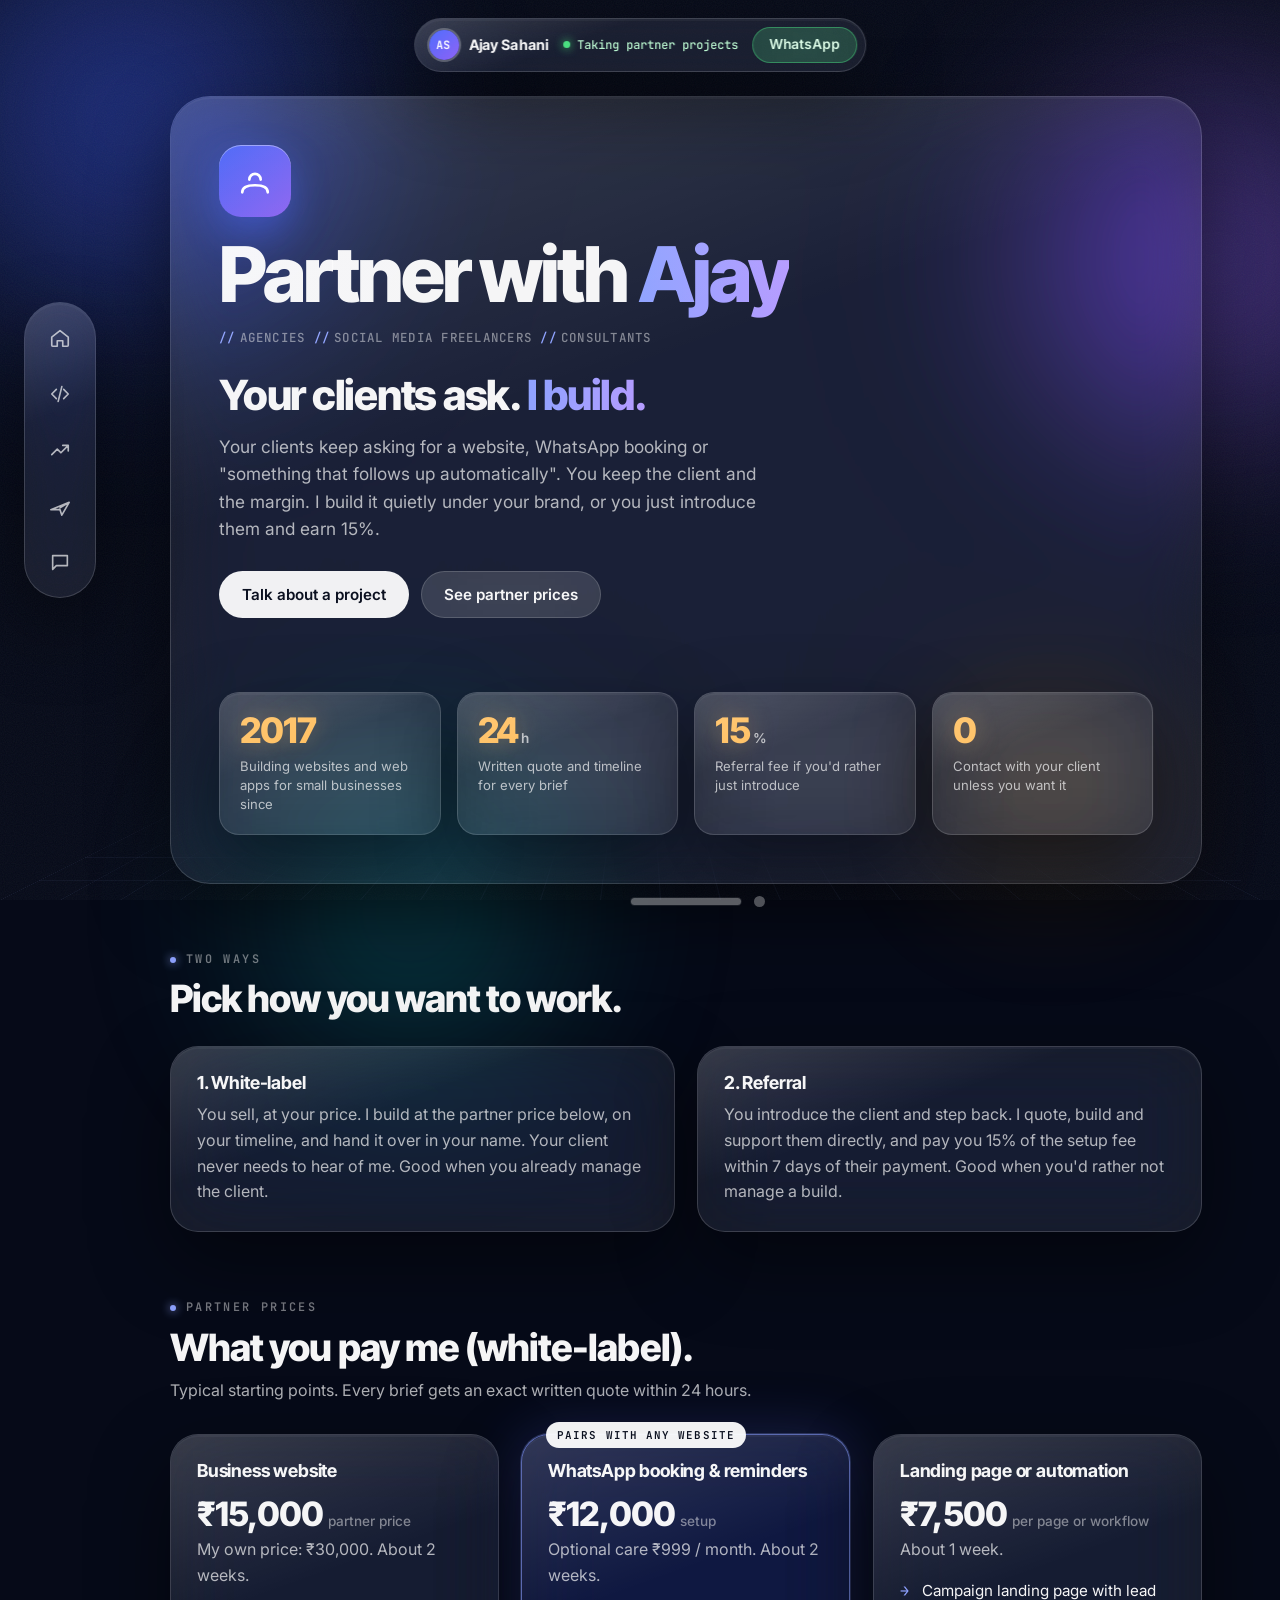
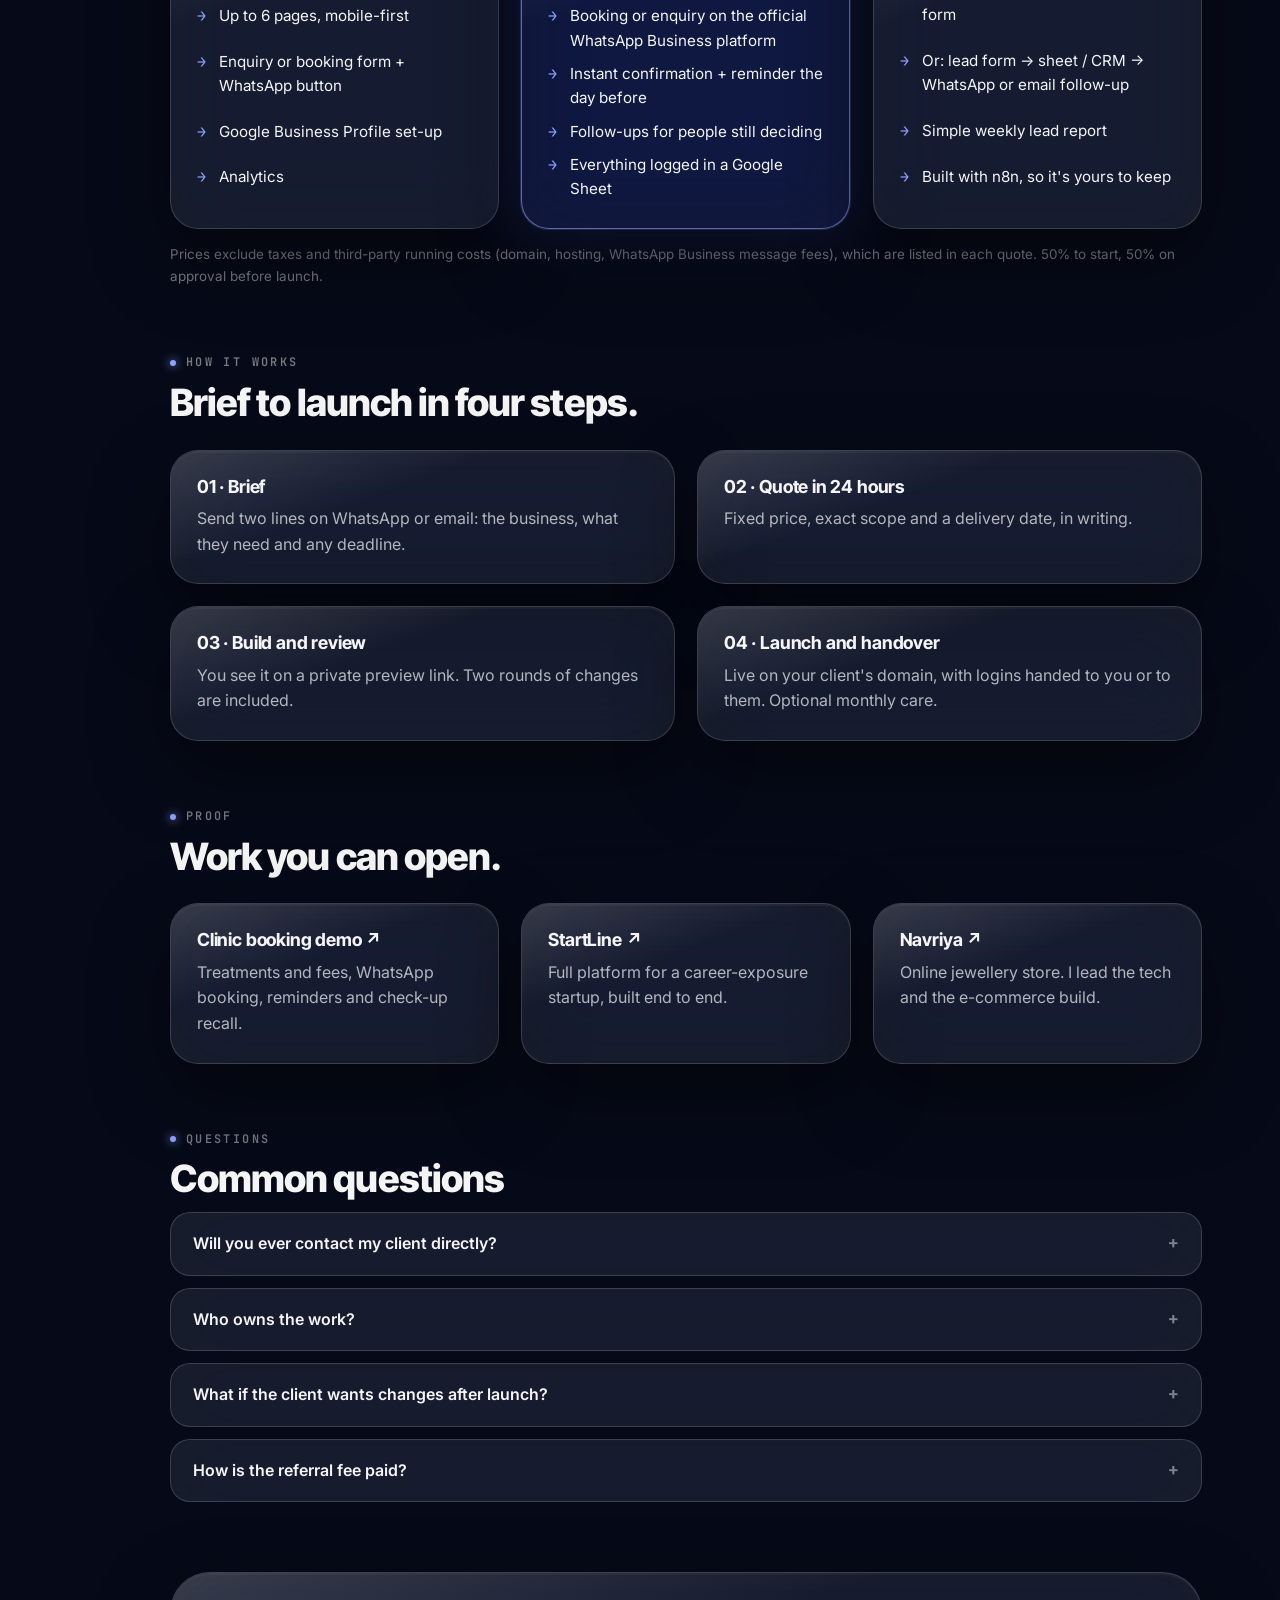
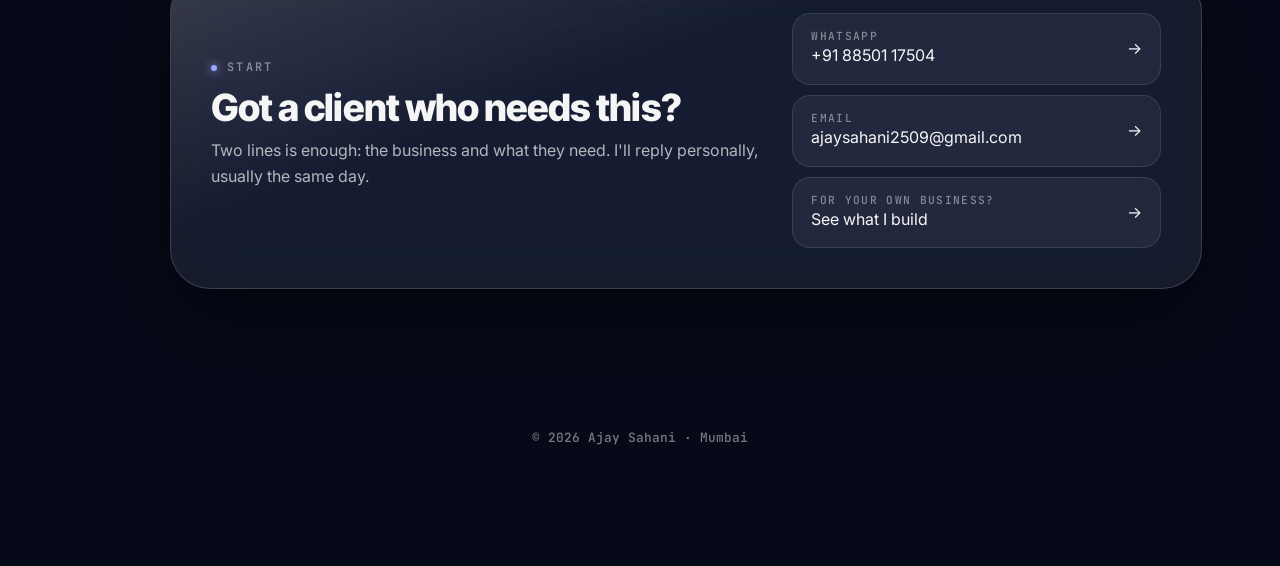
<file: partners.html>
<!doctype html>
<html lang="en">
<head>
<meta charset="utf-8">
<meta name="viewport" content="width=device-width, initial-scale=1">
<title>Partner with Ajay Sahani · White-label websites and WhatsApp automation</title>
<meta property="og:type" content="website">
<meta property="og:title" content="Partner with Ajay Sahani · White-label websites and WhatsApp automation">
<meta property="og:description" content="For agencies and freelancers: websites, WhatsApp booking and automation built under your brand at partner prices, or a 15% referral fee for introductions.">
<meta property="og:url" content="https://theajaysahani.github.io/partners.html">
<meta property="og:image" content="https://theajaysahani.github.io/assets/og.png">
<meta property="og:image:width" content="1200">
<meta property="og:image:height" content="630">
<meta name="twitter:card" content="summary_large_image">
<link rel="icon" href="assets/favicon.svg" type="image/svg+xml">
<link rel="canonical" href="https://theajaysahani.github.io/partners.html">
<meta name="description" content="For agencies and freelancers: websites, WhatsApp booking and automation built under your brand at partner prices, or a 15% referral fee for introductions.">
<meta name="theme-color" content="#060a18">
<link rel="preconnect" href="https://fonts.googleapis.com">
<link rel="preconnect" href="https://fonts.gstatic.com" crossorigin>
<link href="https://fonts.googleapis.com/css2?family=Inter+Tight:wght@700;800&family=Inter:wght@400;500;600;700&family=JetBrains+Mono:wght@500;600&display=swap" rel="stylesheet">
<link rel="stylesheet" href="assets/spatial.css">
</head>
<body>

<div class="env" aria-hidden="true"><div class="blob b1"></div><div class="blob b2"></div><div class="blob b3"></div><div class="blob b4"></div></div>
<div class="floor" aria-hidden="true"></div>
<div class="grain" aria-hidden="true"></div>

<header class="topbar glass">
  <a class="me" href="index.html"><span class="mini-av">AS</span>Ajay Sahani</a>
  <span class="live"><i></i>Taking partner projects</span>
  <a class="cap wa sm" data-wa href="#contact">WhatsApp</a>
</header>

<nav class="ornament glass" aria-label="Main">
  <a class="orn" href="index.html" aria-label="Home"><svg viewBox="0 0 24 24"><path d="M3 11l9-7 9 7v9a1 1 0 0 1-1 1h-5v-6H9v6H4a1 1 0 0 1-1-1z"/></svg><span class="tip">Home</span></a>
  <a class="orn" href="build.html" aria-label="Build"><svg viewBox="0 0 24 24"><path d="M8 7l-5 5 5 5M16 7l5 5-5 5M14 4l-4 16"/></svg><span class="tip">Build</span></a>
  <a class="orn" href="grow.html" aria-label="Grow"><svg viewBox="0 0 24 24"><path d="M3 17l6-6 4 4 8-8M15 7h6v6"/></svg><span class="tip">Grow</span></a>
  <a class="orn" href="travel.html" aria-label="Travel"><svg viewBox="0 0 24 24"><path d="M2 16l20-8-8 14-2-6z M12 14l10-6"/></svg><span class="tip">Travel</span></a>
  <a class="orn" href="#contact" aria-label="Contact"><svg viewBox="0 0 24 24"><path d="M4 5h16v11H8l-4 4z"/></svg><span class="tip">Contact</span></a>
</nav>

<main class="stage" id="top">
  <section class="hero single glass reveal">
    <div>
      <div class="page-icon"><svg viewBox="0 0 24 24"><path d="M16 11a4 4 0 1 0-8 0M3 20c0-3 3-5 9-5s9 2 9 5"/></svg></div>
      <h1 class="name">Partner with <span>Ajay</span></h1>
      <div class="tags"><b>//</b>Agencies <b>//</b>Social media freelancers <b>//</b>Consultants</div>
      <p class="statement">Your clients ask. <u>I build.</u></p>
      <p class="hero-line">Your clients keep asking for a website, WhatsApp booking or "something that follows up automatically". You keep the client and the margin. I build it quietly under your brand, or you just introduce them and earn 15%.</p>
      <div class="ctas">
        <a class="cap solid" data-wa href="#contact">Talk about a project</a>
        <a class="cap" href="#prices">See partner prices</a>
      </div>
    </div>
    <div class="vol-row">
      <div class="vol glass"><b>2017</b><span>Building websites and web apps for small businesses since</span></div>
      <div class="vol glass"><b>24<small>h</small></b><span>Written quote and timeline for every brief</span></div>
      <div class="vol glass"><b>15<small>%</small></b><span>Referral fee if you'd rather just introduce</span></div>
      <div class="vol glass"><b>0</b><span>Contact with your client unless you want it</span></div>
    </div>
    <div class="grabber" aria-hidden="true"></div>
  </section>

  <section class="section reveal">
    <div class="label">Two ways</div>
    <h2>Pick how you want to work.</h2>
    <div class="grid g2" style="margin-top:26px">
      <div class="card glass" data-tilt><h3>1. White-label</h3><p>You sell, at your price. I build at the partner price below, on your timeline, and hand it over in your name. Your client never needs to hear of me. Good when you already manage the client.</p></div>
      <div class="card glass" data-tilt><h3>2. Referral</h3><p>You introduce the client and step back. I quote, build and support them directly, and pay you 15% of the setup fee within 7 days of their payment. Good when you'd rather not manage a build.</p></div>
    </div>
  </section>

  <section class="section reveal" id="prices">
    <div class="label">Partner prices</div>
    <h2>What you pay me (white-label).</h2>
    <p class="sub">Typical starting points. Every brief gets an exact written quote within 24 hours.</p>
    <div class="grid g3" style="margin-top:30px">
      <div class="card glass price" data-tilt><h3>Business website</h3><div class="amt">₹15,000 <small>partner price</small></div><p>My own price: ₹30,000. About 2 weeks.</p><ul><li>Up to 6 pages, mobile-first</li><li>Enquiry or booking form + WhatsApp button</li><li>Google Business Profile set-up</li><li>Analytics</li></ul></div>
      <div class="card glass price hot" data-tilt><span class="flag">Pairs with any website</span><h3>WhatsApp booking &amp; reminders</h3><div class="amt">₹12,000 <small>setup</small></div><p>Optional care ₹999 / month. About 2 weeks.</p><ul><li>Booking or enquiry on the official WhatsApp Business platform</li><li>Instant confirmation + reminder the day before</li><li>Follow-ups for people still deciding</li><li>Everything logged in a Google Sheet</li></ul></div>
      <div class="card glass price" data-tilt><h3>Landing page or automation</h3><div class="amt">₹7,500 <small>per page or workflow</small></div><p>About 1 week.</p><ul><li>Campaign landing page with lead form</li><li>Or: lead form → sheet / CRM → WhatsApp or email follow-up</li><li>Simple weekly lead report</li><li>Built with n8n, so it's yours to keep</li></ul></div>
    </div>
    <p class="fine">Prices exclude taxes and third-party running costs (domain, hosting, WhatsApp Business message fees), which are listed in each quote. 50% to start, 50% on approval before launch.</p>
  </section>

  <section class="section reveal">
    <div class="label">How it works</div>
    <h2>Brief to launch in four steps.</h2>
    <div class="grid g2" style="margin-top:26px">
      <div class="card glass"><h3>01 · Brief</h3><p>Send two lines on WhatsApp or email: the business, what they need and any deadline.</p></div>
      <div class="card glass"><h3>02 · Quote in 24 hours</h3><p>Fixed price, exact scope and a delivery date, in writing.</p></div>
      <div class="card glass"><h3>03 · Build and review</h3><p>You see it on a private preview link. Two rounds of changes are included.</p></div>
      <div class="card glass"><h3>04 · Launch and handover</h3><p>Live on your client's domain, with logins handed to you or to them. Optional monthly care.</p></div>
    </div>
  </section>

  <section class="section reveal">
    <div class="label">Proof</div>
    <h2>Work you can open.</h2>
    <div class="grid g3" style="margin-top:26px">
      <a class="card glass" style="text-decoration:none;color:inherit" href="demo/dental/" target="_blank" rel="noopener"><h3>Clinic booking demo ↗</h3><p>Treatments and fees, WhatsApp booking, reminders and check-up recall.</p></a>
      <a class="card glass" style="text-decoration:none;color:inherit" href="https://startline.in" target="_blank" rel="noopener"><h3>StartLine ↗</h3><p>Full platform for a career-exposure startup, built end to end.</p></a>
      <a class="card glass" style="text-decoration:none;color:inherit" href="https://navriya.com" target="_blank" rel="noopener"><h3>Navriya ↗</h3><p>Online jewellery store. I lead the tech and the e-commerce build.</p></a>
    </div>
  </section>

  <section class="section reveal">
    <div class="label">Questions</div>
    <h2>Common questions</h2>
    <details><summary>Will you ever contact my client directly?</summary><p>Not on white-label work, unless you ask me to join a call. You stay the only point of contact.</p></details>
    <details><summary>Who owns the work?</summary><p>Your client does: the domain, code and data. Nothing is locked to me.</p></details>
    <details><summary>What if the client wants changes after launch?</summary><p>Small fixes in the first 30 days are free. After that, the optional care plan or a quote per change.</p></details>
    <details><summary>How is the referral fee paid?</summary><p>15% of the setup fee, by UPI or bank transfer, within 7 days of the client's payment reaching me.</p></details>
  </section>

  <section class="section reveal" id="contact">
    <div class="contact glass">
      <div>
        <div class="label">Start</div>
        <h2>Got a client who needs this?</h2>
        <p class="sub">Two lines is enough: the business and what they need. I'll reply personally, usually the same day.</p>
      </div>
      <div class="links">
        <a data-wa href="#contact"><span><small>WhatsApp</small><span data-wa-num>WhatsApp</span></span><span>→</span></a>
        <a data-mail href="#contact"><span><small>Email</small><span data-mail-text>email</span></span><span>→</span></a>
        <a href="build.html"><span><small>For your own business?</small>See what I build</span><span>→</span></a>
      </div>
    </div>
  </section>
</main>

<footer>© <span data-year></span> Ajay Sahani · Mumbai</footer>

<script src="assets/spatial.js"></script>
<script src="assets/site.js"></script>
</body>
</html>
</file>
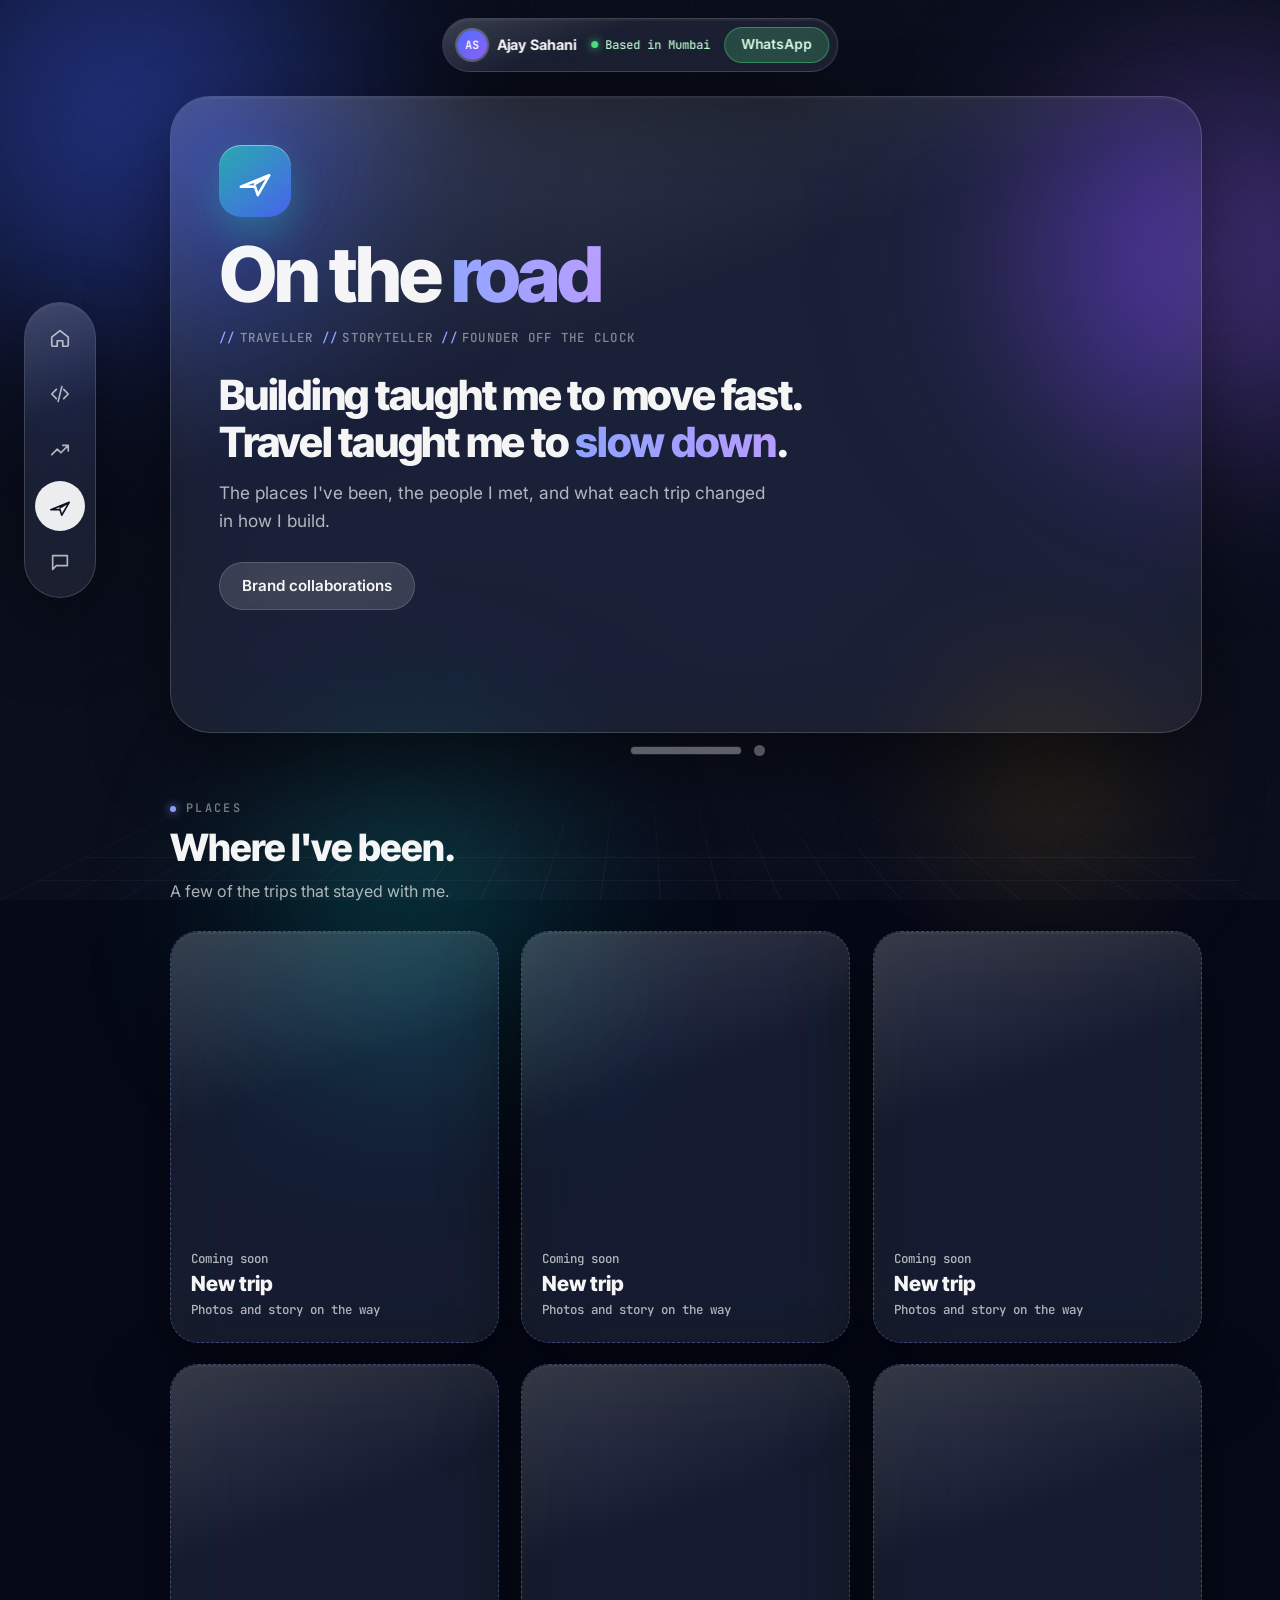
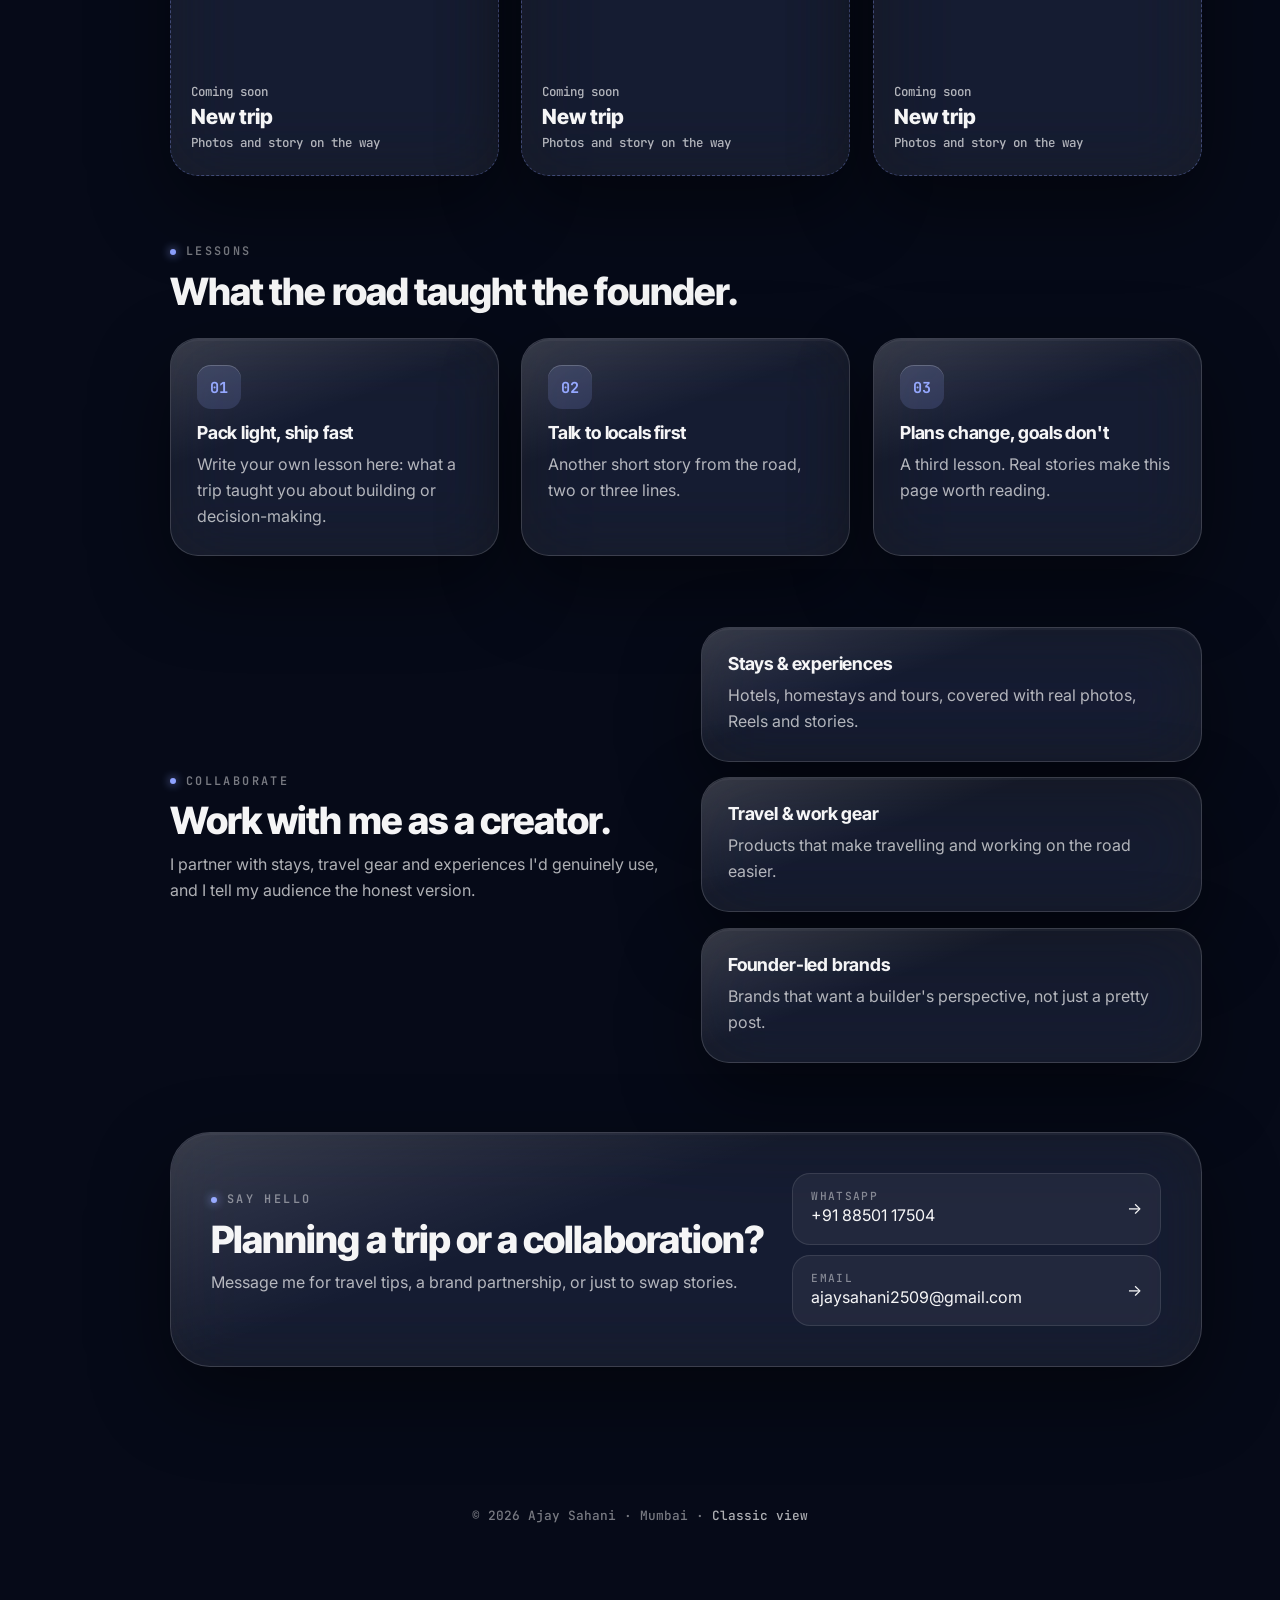
<file: travel.html>
<!doctype html>
<html lang="en">
<head>
<meta charset="utf-8">
<meta name="viewport" content="width=device-width, initial-scale=1">
<title>Ajay Sahani · Travel diaries</title>
<meta property="og:type" content="website">
<meta property="og:title" content="Ajay Sahani · Travel diaries">
<meta property="og:description" content="Places, stories and lessons from the road by Ajay Sahani: entrepreneur, builder and traveller from Mumbai.">
<meta property="og:url" content="https://theajaysahani.github.io/travel.html">
<meta property="og:image" content="https://theajaysahani.github.io/assets/og.png">
<meta property="og:image:width" content="1200">
<meta property="og:image:height" content="630">
<meta name="twitter:card" content="summary_large_image">
<link rel="icon" href="assets/favicon.svg" type="image/svg+xml">
<link rel="canonical" href="https://theajaysahani.github.io/travel.html">
<meta name="description" content="Places, stories and lessons from the road by Ajay Sahani: entrepreneur, builder and traveller from Mumbai.">
<meta name="theme-color" content="#060a18">
<link rel="preconnect" href="https://fonts.googleapis.com">
<link rel="preconnect" href="https://fonts.gstatic.com" crossorigin>
<link href="https://fonts.googleapis.com/css2?family=Inter+Tight:wght@700;800&family=Inter:wght@400;500;600;700&family=JetBrains+Mono:wght@500;600&display=swap" rel="stylesheet">
<link rel="stylesheet" href="assets/spatial.css">
</head>
<body>

<div class="env" aria-hidden="true"><div class="blob b1"></div><div class="blob b2"></div><div class="blob b3"></div><div class="blob b4"></div></div>
<div class="floor" aria-hidden="true"></div>
<div class="grain" aria-hidden="true"></div>

<header class="topbar glass">
  <a class="me" href="index.html"><span class="mini-av">AS</span>Ajay Sahani</a>
  <span class="live"><i></i>Based in Mumbai</span>
  <a class="cap wa sm" data-wa href="#contact">WhatsApp</a>
</header>

<nav class="ornament glass" aria-label="Main">
  <a class="orn" data-page="index" href="index.html" aria-label="Home"><svg viewBox="0 0 24 24"><path d="M3 11l9-7 9 7v9a1 1 0 0 1-1 1h-5v-6H9v6H4a1 1 0 0 1-1-1z"/></svg><span class="tip">Home</span></a>
  <a class="orn" data-page="build" href="build.html" aria-label="Build"><svg viewBox="0 0 24 24"><path d="M8 7l-5 5 5 5M16 7l5 5-5 5M14 4l-4 16"/></svg><span class="tip">Build</span></a>
  <a class="orn" data-page="grow" href="grow.html" aria-label="Grow"><svg viewBox="0 0 24 24"><path d="M3 17l6-6 4 4 8-8M15 7h6v6"/></svg><span class="tip">Grow</span></a>
  <a class="orn" data-page="travel" href="travel.html" aria-label="Travel"><svg viewBox="0 0 24 24"><path d="M2 16l20-8-8 14-2-6z M12 14l10-6"/></svg><span class="tip">Travel</span></a>
  <a class="orn" href="#contact" aria-label="Contact"><svg viewBox="0 0 24 24"><path d="M4 5h16v11H8l-4 4z"/></svg><span class="tip">Contact</span></a>
</nav>

<main class="stage" id="top">
  <section class="hero single glass reveal">
    <div>
      <div class="page-icon teal"><svg viewBox="0 0 24 24"><path d="M2 16l20-8-8 14-2-6z M12 14l10-6"/></svg></div>
      <h1 class="name">On the <span>road</span></h1>
      <div class="tags"><b>//</b>Traveller <b>//</b>Storyteller <b>//</b>Founder off the clock</div>
      <p class="statement">Building taught me to move fast.<br>Travel taught me to <u>slow down</u>.</p>
      <p class="hero-line">The places I've been, the people I met, and what each trip changed in how I build.</p>
      <div class="ctas">
        <a class="cap solid" data-insta href="#">Follow on Instagram</a>
        <a class="cap" href="#collab">Brand collaborations</a>
      </div>
    </div>
    <div class="vol-row" id="travel-stats" hidden></div>
    <div class="grabber" aria-hidden="true"></div>
  </section>

  <section class="section reveal">
    <div class="label">Places</div>
    <h2>Where I've been.</h2>
    <p class="sub">A few of the trips that stayed with me.</p>
    <div class="grid g3" id="trips" style="margin-top:26px"></div>
  </section>

  <section class="section reveal">
    <div class="label">Lessons</div>
    <h2>What the road taught the founder.</h2>
    <div class="grid g3" id="notes" style="margin-top:26px"></div>
  </section>

  <section class="section reveal" id="collab">
    <div class="grid g2" style="align-items:center; gap:30px">
      <div>
        <div class="label">Collaborate</div>
        <h2>Work with me as a creator.</h2>
        <p class="sub">I partner with stays, travel gear and experiences I'd genuinely use, and I tell my audience the honest version.</p>
      </div>
      <div class="grid" style="gap:16px">
        <div class="card glass" data-tilt><h3>Stays &amp; experiences</h3><p>Hotels, homestays and tours, covered with real photos, Reels and stories.</p></div>
        <div class="card glass" data-tilt><h3>Travel &amp; work gear</h3><p>Products that make travelling and working on the road easier.</p></div>
        <div class="card glass" data-tilt><h3>Founder-led brands</h3><p>Brands that want a builder's perspective, not just a pretty post.</p></div>
      </div>
    </div>
  </section>

  <section class="section reveal" id="contact">
    <div class="contact glass">
      <div>
        <div class="label">Say hello</div>
        <h2>Planning a trip or a collaboration?</h2>
        <p class="sub">Message me for travel tips, a brand partnership, or just to swap stories.</p>
      </div>
      <div class="links">
        <a data-insta href="#"><span><small>Instagram</small>Follow my travels</span><span>↗</span></a>
        <a data-wa href="#contact"><span><small>WhatsApp</small><span data-wa-num>WhatsApp</span></span><span>→</span></a>
        <a data-mail href="#contact"><span><small>Email</small><span data-mail-text>email</span></span><span>→</span></a>
      </div>
    </div>
  </section>
</main>

<footer>© <span data-year></span> Ajay Sahani · Mumbai · <a href="classic/travel.html">Classic view</a></footer>

<script>
  // ---- Travel content: replace with your real trips, photos and numbers ----
  // photo: put image files in assets/travel/ and write e.g. "assets/travel/ladakh.jpg"
  const TRIPS = [
    // { place: "Ladakh", when: "2025", note: "Riding Khardung La at sunrise", photo: "assets/travel/ladakh.jpg" },
  ];
  const NOTES = [
    { title: "Pack light, ship fast", text: "Write your own lesson here: what a trip taught you about building or decision-making." },
    { title: "Talk to locals first", text: "Another short story from the road, two or three lines." },
    { title: "Plans change, goals don't", text: "A third lesson. Real stories make this page worth reading." },
  ];
  // Only shown once you fill them in, e.g. { value: "12", unit: "states", label: "explored across India" }
  const STATS = [];
  // ---------------------------------------------------------------------------

  const list = TRIPS.length ? TRIPS : Array.from({ length: 6 }, () => null);
  document.getElementById("trips").innerHTML = list.map((t) => t
    ? `<div class="trip glass" data-tilt>${t.photo ? `<img src="${t.photo}" alt="${t.place}" loading="lazy">` : ""}<div><span>${t.when || ""}</span><b>${t.place}</b><span>${t.note || ""}</span></div></div>`
    : `<div class="trip glass empty" data-tilt><div><span>Coming soon</span><b>New trip</b><span>Photos and story on the way</span></div></div>`
  ).join("");
  document.getElementById("notes").innerHTML = NOTES.map((n, i) =>
    `<div class="card glass" data-tilt><div class="ico">0${i + 1}</div><h3>${n.title}</h3><p>${n.text}</p></div>`
  ).join("");
  if (STATS.length) {
    const s = document.getElementById("travel-stats");
    s.hidden = false;
    s.innerHTML = STATS.map((x) => `<div class="vol glass"><b>${x.value}<small>${x.unit || ""}</small></b><span>${x.label}</span></div>`).join("");
  }
</script>
<script src="assets/spatial.js"></script>
<script src="assets/site.js"></script>
</body>
</html>
</file>
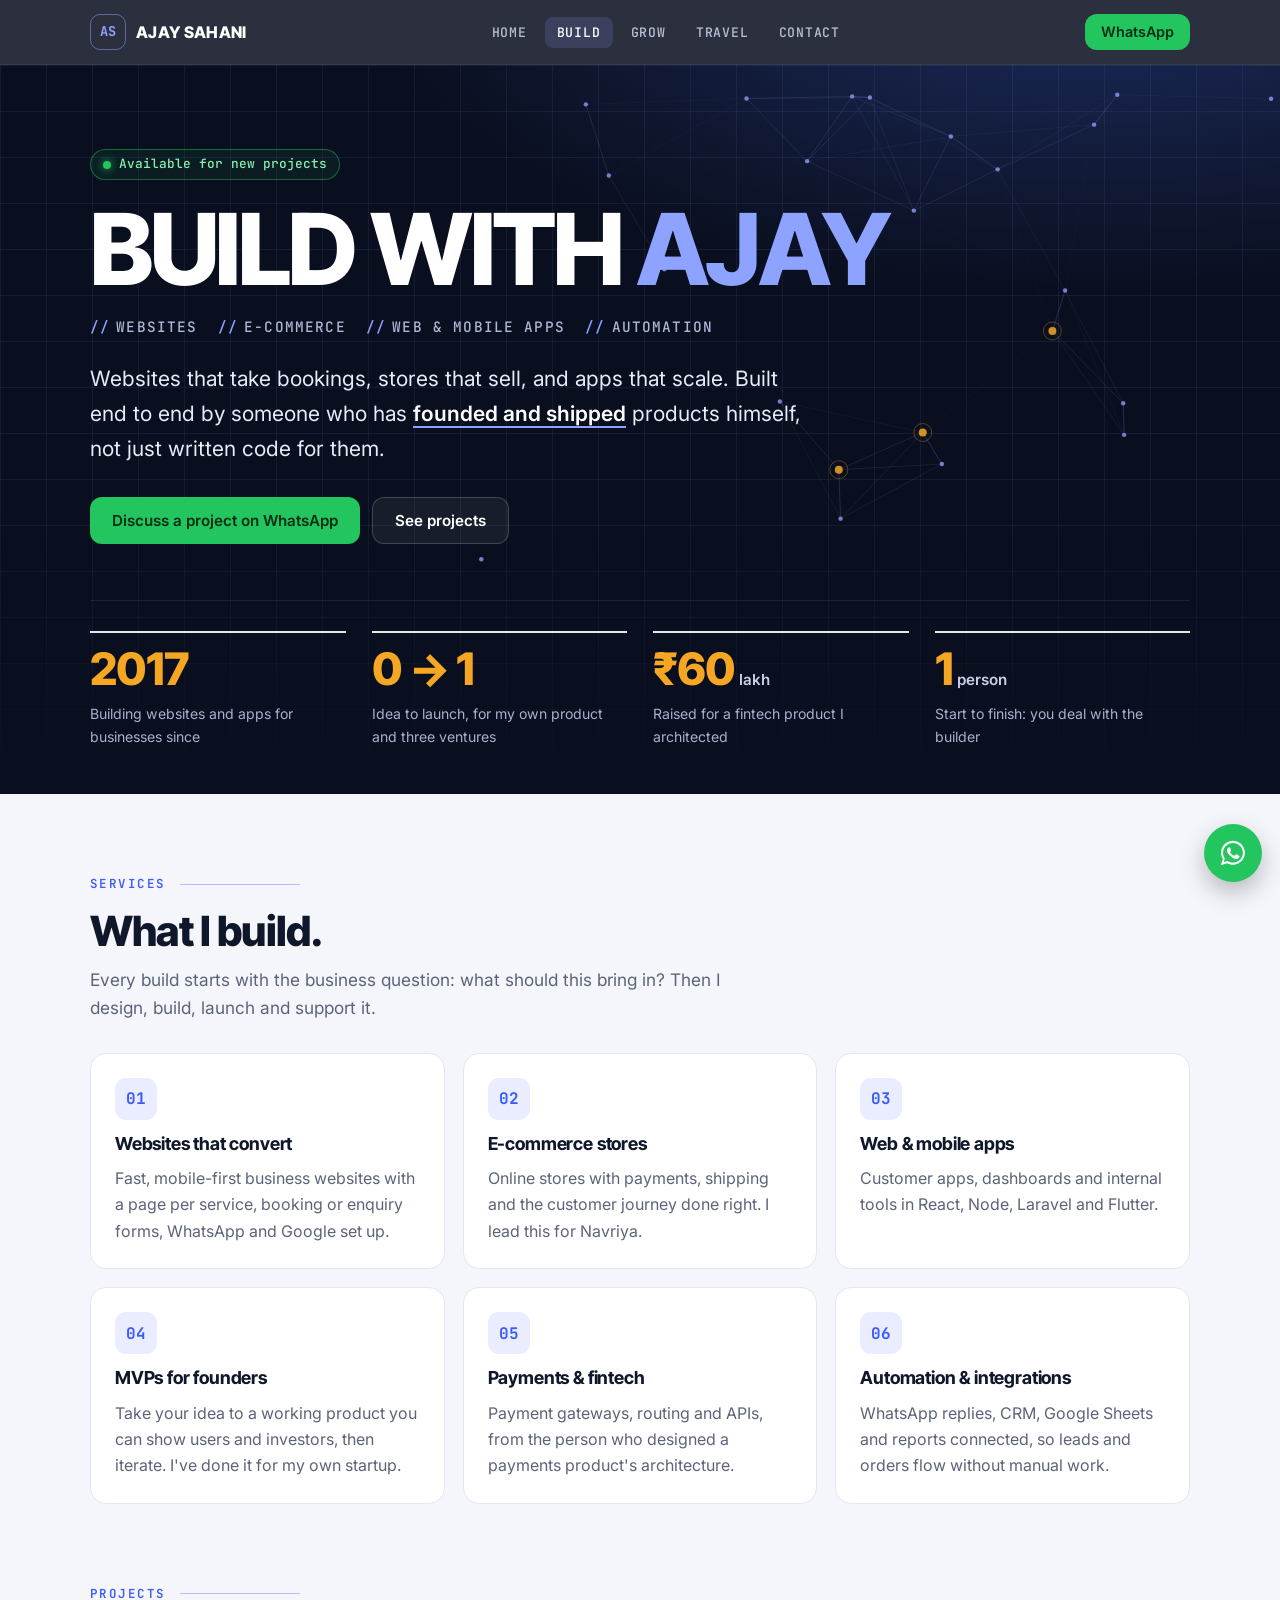
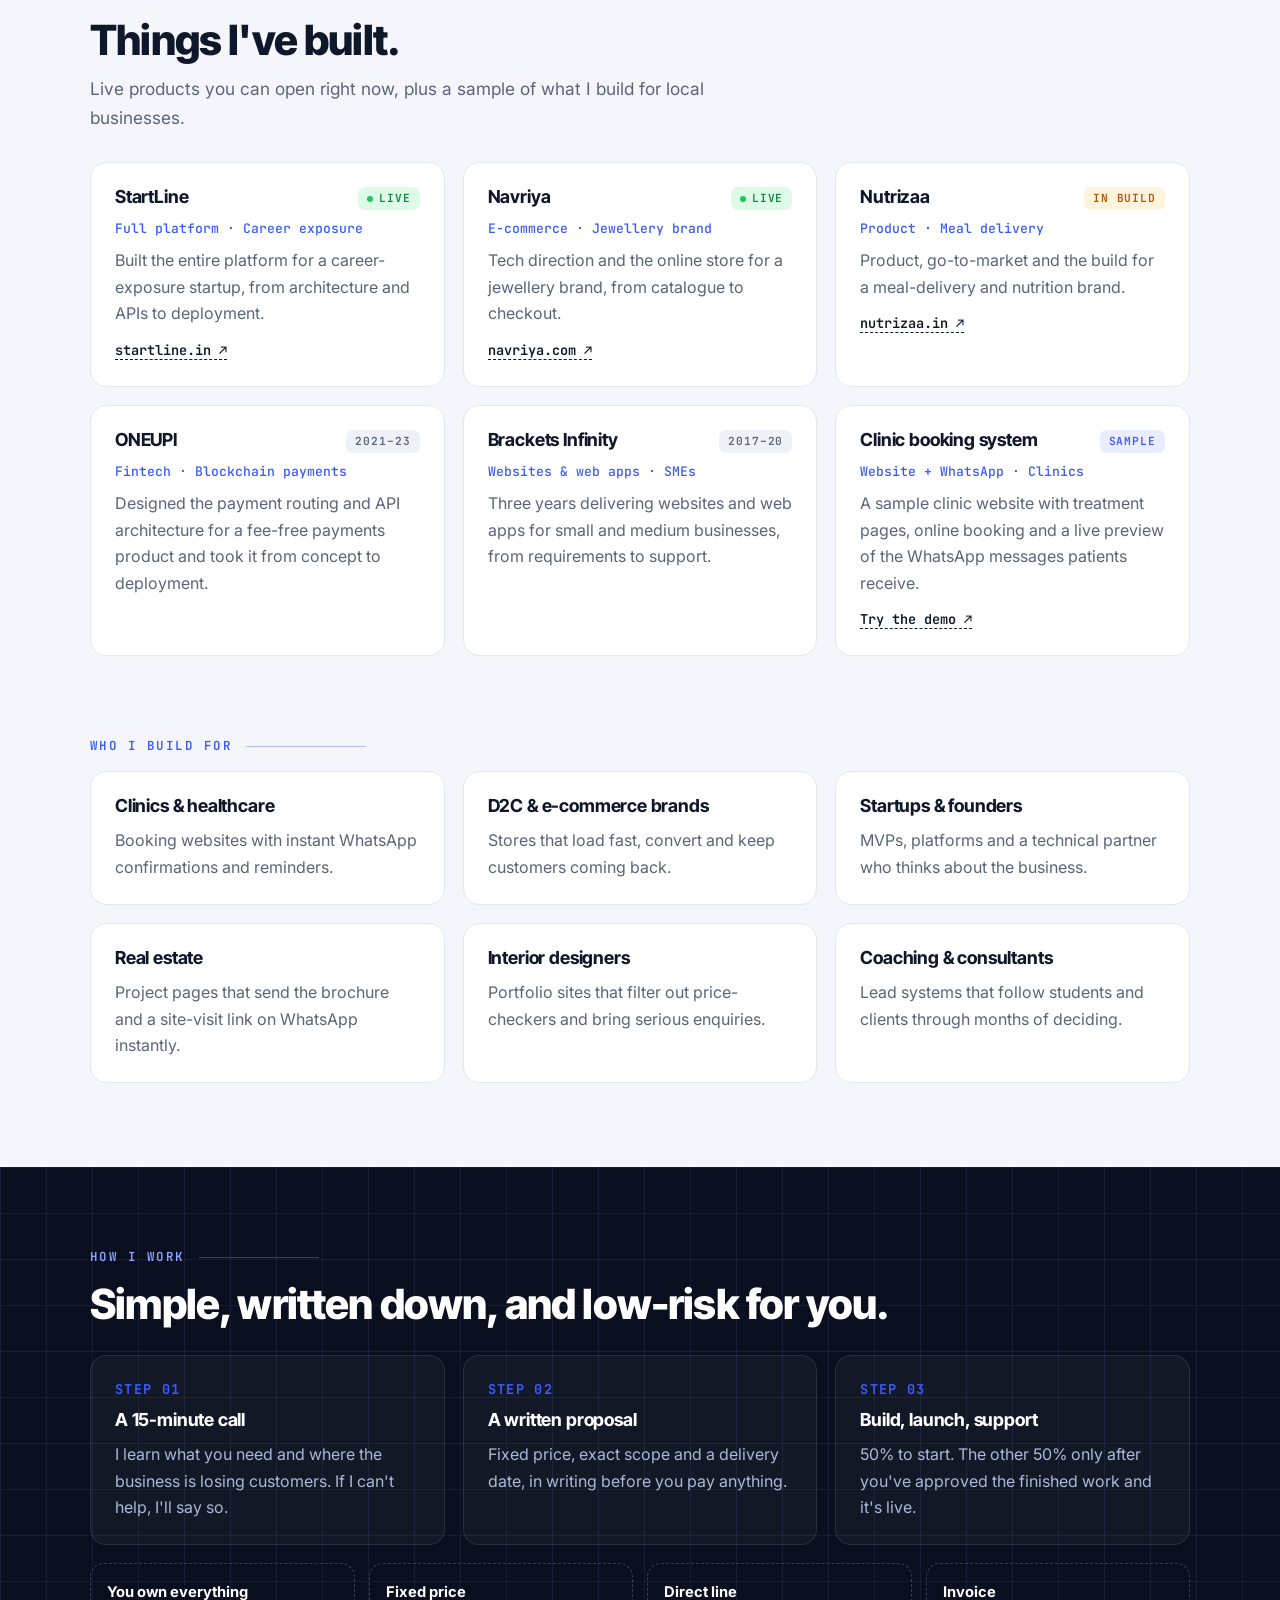
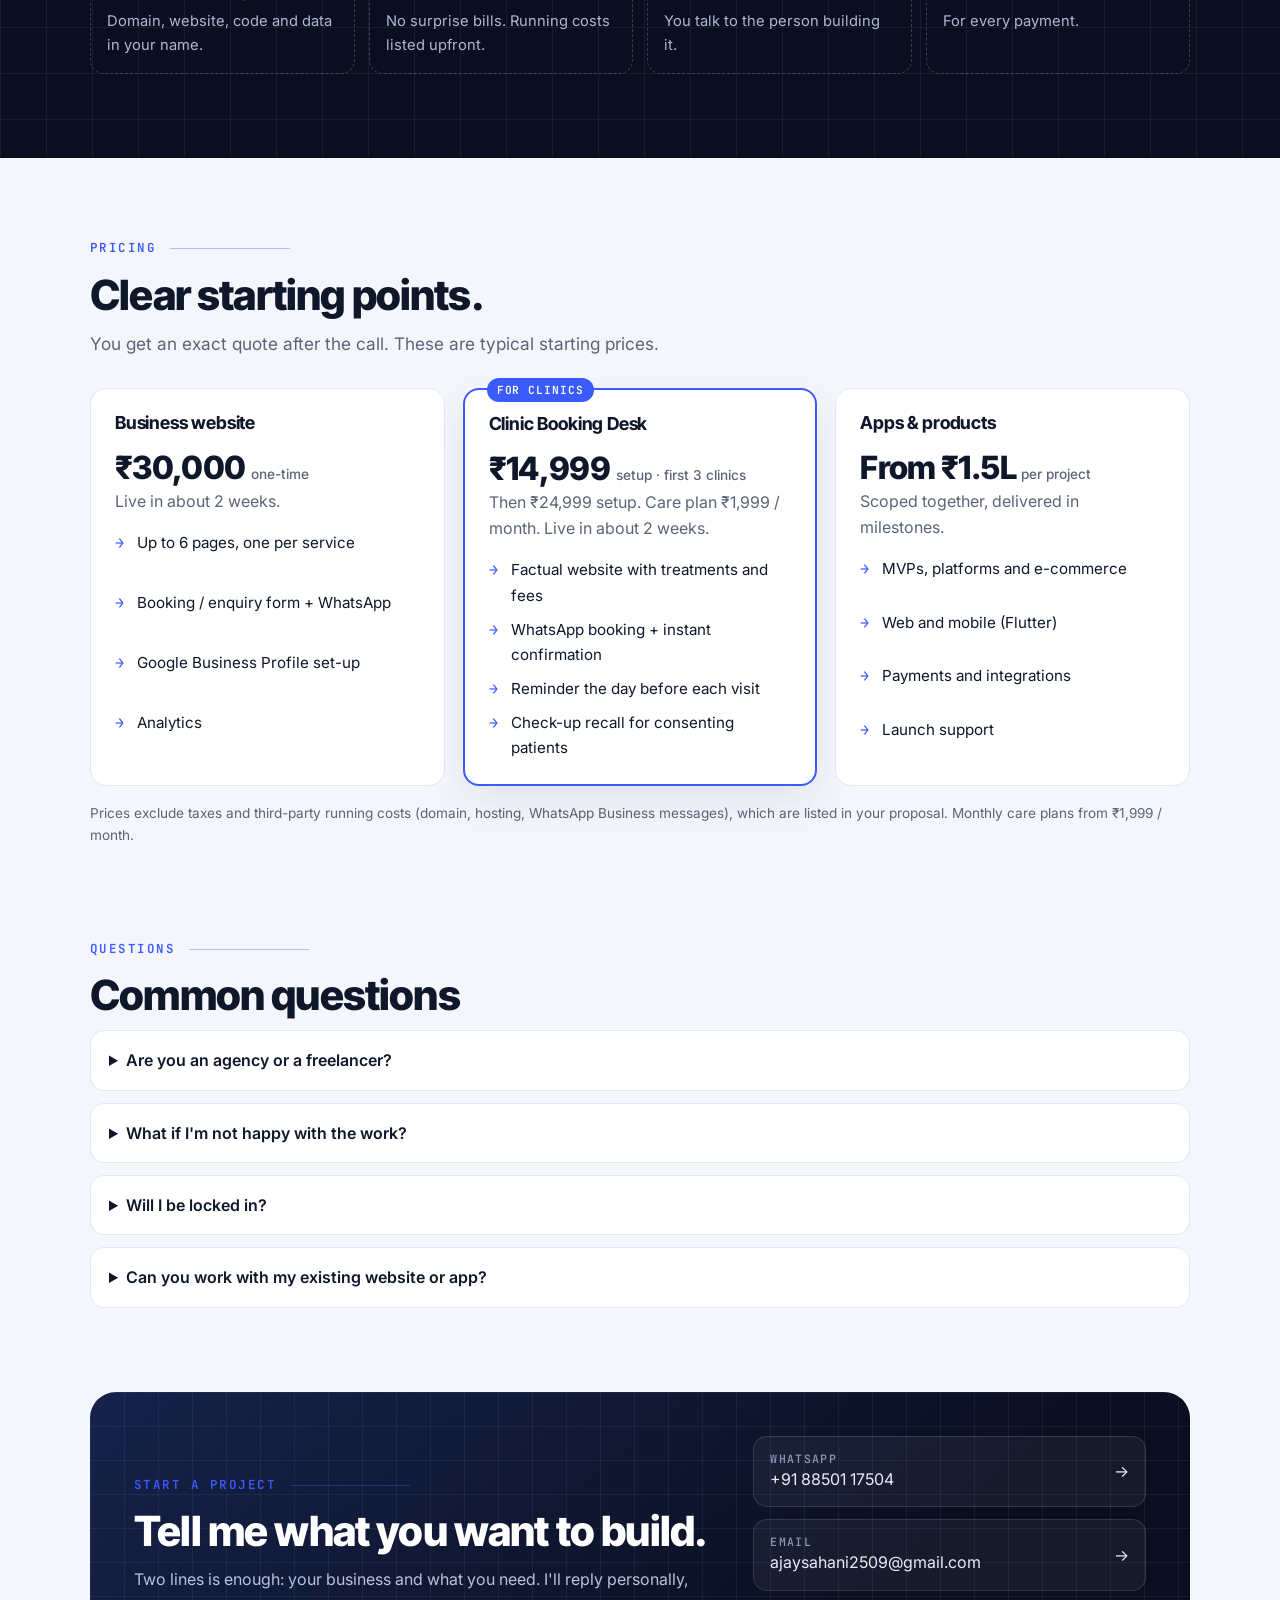
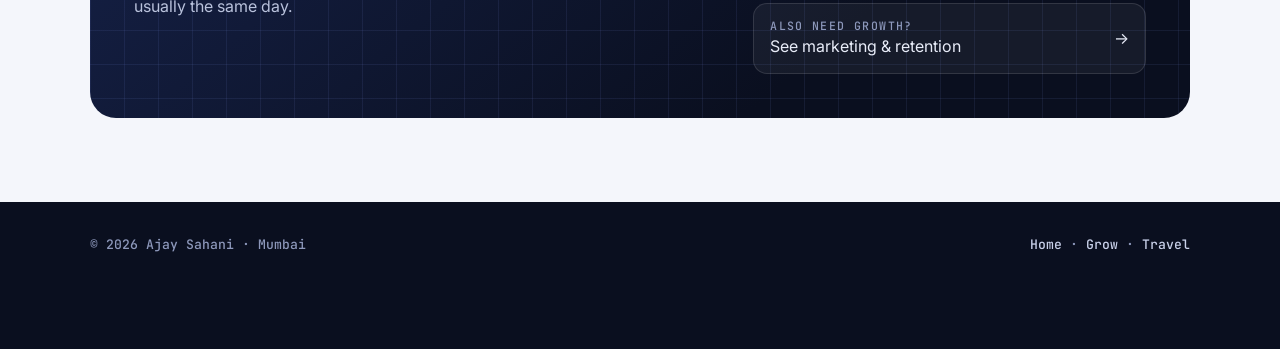
<file: classic/build.html>
<!doctype html>
<html lang="en">
<head>
<meta charset="utf-8">
<meta name="viewport" content="width=device-width, initial-scale=1">
<title>Build with Ajay Sahani · Websites, apps and e-commerce</title>
<meta property="og:type" content="website">
<meta property="og:title" content="Build with Ajay Sahani · Websites, apps and e-commerce">
<meta property="og:description" content="Websites that take bookings, e-commerce stores and web and mobile apps, built end to end by Ajay Sahani, a founder who has shipped products since 2017.">
<meta property="og:url" content="https://theajaysahani.github.io/classic/build.html">
<meta property="og:image" content="https://theajaysahani.github.io/assets/og.png">
<meta property="og:image:width" content="1200">
<meta property="og:image:height" content="630">
<meta name="twitter:card" content="summary_large_image">
<link rel="icon" href="../assets/favicon.svg" type="image/svg+xml">
<link rel="canonical" href="https://theajaysahani.github.io/classic/build.html">
<meta name="description" content="Websites that take bookings, e-commerce stores and web and mobile apps, built end to end by Ajay Sahani, a founder who has shipped products since 2017.">
<link rel="preconnect" href="https://fonts.googleapis.com">
<link rel="preconnect" href="https://fonts.gstatic.com" crossorigin>
<link href="https://fonts.googleapis.com/css2?family=Inter+Tight:wght@700;800&family=Inter:wght@400;500;600&family=JetBrains+Mono:wght@500;600;700&display=swap" rel="stylesheet">
<link rel="stylesheet" href="../assets/style.css">
<meta name="robots" content="noindex">
</head>
<body>

<header class="nav-bar">
  <nav class="nav">
    <a class="logo" href="index.html"><span class="logo-mark">AS</span><b>AJAY SAHANI</b></a>
    <button class="menu-btn" type="button" aria-expanded="false" aria-controls="nav-links">Menu</button>
    <div class="nav-links" id="nav-links">
      <a data-page="index" href="index.html">Home</a>
      <a data-page="build" href="build.html">Build</a>
      <a data-page="grow" href="grow.html">Grow</a>
      <a data-page="travel" href="travel.html">Travel</a>
      <a href="#contact">Contact</a>
    </div>
    <a class="btn btn-wa btn-sm" data-wa href="#contact">WhatsApp</a>
  </nav>
</header>

<main>
  <section class="hero">
    <canvas class="net" aria-hidden="true"></canvas>
    <div class="wrap">
      <div class="status"><i></i> Available for new projects</div>
      <h1 class="name">Build with <span>Ajay</span></h1>
      <div class="tags"><b>//</b>Websites &nbsp;<b>//</b>E-commerce &nbsp;<b>//</b>Web &amp; mobile apps &nbsp;<b>//</b>Automation</div>
      <p class="hero-line">Websites that take bookings, stores that sell, and apps that scale. Built end to end by someone who has <u>founded and shipped</u> products himself, not just written code for them.</p>
      <div class="hero-ctas">
        <a class="btn btn-wa" data-wa href="#contact">Discuss a project on WhatsApp</a>
        <a class="btn btn-ghost" href="#projects">See projects</a>
      </div>
      <div class="stats">
        <div class="stat"><b>2017</b><span>Building websites and apps for businesses since</span></div>
        <div class="stat"><b>0 → 1</b><span>Idea to launch, for my own product and three ventures</span></div>
        <div class="stat"><b>₹60<small>lakh</small></b><span>Raised for a fintech product I architected</span></div>
        <div class="stat"><b>1<small>person</small></b><span>Start to finish: you deal with the builder</span></div>
      </div>
    </div>
  </section>

  <section>
    <div class="wrap">
      <div class="label">Services</div>
      <h2>What I build.</h2>
      <p class="lead">Every build starts with the business question: what should this bring in? Then I design, build, launch and support it.</p>
      <div class="grid g3" style="margin-top:30px">
        <div class="card"><div class="ico">01</div><h3>Websites that convert</h3><p>Fast, mobile-first business websites with a page per service, booking or enquiry forms, WhatsApp and Google set up.</p></div>
        <div class="card"><div class="ico">02</div><h3>E-commerce stores</h3><p>Online stores with payments, shipping and the customer journey done right. I lead this for Navriya.</p></div>
        <div class="card"><div class="ico">03</div><h3>Web &amp; mobile apps</h3><p>Customer apps, dashboards and internal tools in React, Node, Laravel and Flutter.</p></div>
        <div class="card"><div class="ico">04</div><h3>MVPs for founders</h3><p>Take your idea to a working product you can show users and investors, then iterate. I've done it for my own startup.</p></div>
        <div class="card"><div class="ico">05</div><h3>Payments &amp; fintech</h3><p>Payment gateways, routing and APIs, from the person who designed a payments product's architecture.</p></div>
        <div class="card"><div class="ico">06</div><h3>Automation &amp; integrations</h3><p>WhatsApp replies, CRM, Google Sheets and reports connected, so leads and orders flow without manual work.</p></div>
      </div>
    </div>
  </section>

  <section id="projects" style="padding-top:0">
    <div class="wrap">
      <div class="label">Projects</div>
      <h2>Things I've built.</h2>
      <p class="lead">Live products you can open right now, plus a sample of what I build for local businesses.</p>
      <div class="grid g3" style="margin-top:30px">
        <div class="card">
          <div class="card-head"><h3>StartLine</h3><span class="badge live">Live</span></div>
          <div class="role">Full platform · Career exposure</div>
          <p>Built the entire platform for a career-exposure startup, from architecture and APIs to deployment.</p>
          <a class="more" href="https://startline.in" target="_blank" rel="noopener">startline.in ↗</a>
        </div>
        <div class="card">
          <div class="card-head"><h3>Navriya</h3><span class="badge live">Live</span></div>
          <div class="role">E-commerce · Jewellery brand</div>
          <p>Tech direction and the online store for a jewellery brand, from catalogue to checkout.</p>
          <a class="more" href="https://navriya.com" target="_blank" rel="noopener">navriya.com ↗</a>
        </div>
        <div class="card">
          <div class="card-head"><h3>Nutrizaa</h3><span class="badge build">In build</span></div>
          <div class="role">Product · Meal delivery</div>
          <p>Product, go-to-market and the build for a meal-delivery and nutrition brand.</p>
          <a class="more" href="https://nutrizaa.in" target="_blank" rel="noopener">nutrizaa.in ↗</a>
        </div>
        <div class="card">
          <div class="card-head"><h3>ONEUPI</h3><span class="badge past">2021–23</span></div>
          <div class="role">Fintech · Blockchain payments</div>
          <p>Designed the payment routing and API architecture for a fee-free payments product and took it from concept to deployment.</p>
        </div>
        <div class="card">
          <div class="card-head"><h3>Brackets Infinity</h3><span class="badge past">2017–20</span></div>
          <div class="role">Websites &amp; web apps · SMEs</div>
          <p>Three years delivering websites and web apps for small and medium businesses, from requirements to support.</p>
        </div>
        <div class="card">
          <div class="card-head"><h3>Clinic booking system</h3><span class="badge demo">Sample</span></div>
          <div class="role">Website + WhatsApp · Clinics</div>
          <p>A sample clinic website with treatment pages, online booking and a live preview of the WhatsApp messages patients receive.</p>
          <a class="more" href="../demo/clinic/" target="_blank" rel="noopener">Try the demo ↗</a>
        </div>
      </div>
    </div>
  </section>

  <section style="padding-top:0">
    <div class="wrap">
      <div class="label">Who I build for</div>
      <div class="grid g3">
        <div class="card"><h3>Clinics &amp; healthcare</h3><p>Booking websites with instant WhatsApp confirmations and reminders.</p></div>
        <div class="card"><h3>D2C &amp; e-commerce brands</h3><p>Stores that load fast, convert and keep customers coming back.</p></div>
        <div class="card"><h3>Startups &amp; founders</h3><p>MVPs, platforms and a technical partner who thinks about the business.</p></div>
        <div class="card"><h3>Real estate</h3><p>Project pages that send the brochure and a site-visit link on WhatsApp instantly.</p></div>
        <div class="card"><h3>Interior designers</h3><p>Portfolio sites that filter out price-checkers and bring serious enquiries.</p></div>
        <div class="card"><h3>Coaching &amp; consultants</h3><p>Lead systems that follow students and clients through months of deciding.</p></div>
      </div>
    </div>
  </section>

  <section class="dark">
    <div class="wrap">
      <div class="label">How I work</div>
      <h2>Simple, written down, and low-risk for you.</h2>
      <div class="grid g3" style="margin-top:28px">
        <div class="card step"><div class="n">STEP 01</div><h3>A 15-minute call</h3><p>I learn what you need and where the business is losing customers. If I can't help, I'll say so.</p></div>
        <div class="card step"><div class="n">STEP 02</div><h3>A written proposal</h3><p>Fixed price, exact scope and a delivery date, in writing before you pay anything.</p></div>
        <div class="card step"><div class="n">STEP 03</div><h3>Build, launch, support</h3><p>50% to start. The other 50% only after you've approved the finished work and it's live.</p></div>
      </div>
      <div class="promises">
        <div style="border-color:rgba(255,255,255,.2); color:#aeb8d6"><b style="color:#fff">You own everything</b>Domain, website, code and data in your name.</div>
        <div style="border-color:rgba(255,255,255,.2); color:#aeb8d6"><b style="color:#fff">Fixed price</b>No surprise bills. Running costs listed upfront.</div>
        <div style="border-color:rgba(255,255,255,.2); color:#aeb8d6"><b style="color:#fff">Direct line</b>You talk to the person building it.</div>
        <div style="border-color:rgba(255,255,255,.2); color:#aeb8d6"><b style="color:#fff">Invoice</b>For every payment.</div>
      </div>
    </div>
  </section>

  <section>
    <div class="wrap">
      <div class="label">Pricing</div>
      <h2>Clear starting points.</h2>
      <p class="lead">You get an exact quote after the call. These are typical starting prices.</p>
      <div class="grid g3" style="margin-top:30px">
        <div class="card price"><h3>Business website</h3><div class="amt">₹30,000 <small>one-time</small></div><p>Live in about 2 weeks.</p><ul><li>Up to 6 pages, one per service</li><li>Booking / enquiry form + WhatsApp</li><li>Google Business Profile set-up</li><li>Analytics</li></ul></div>
        <div class="card price hot"><span class="flag">For clinics</span><h3>Clinic Booking Desk</h3><div class="amt">₹14,999 <small>setup · first 3 clinics</small></div><p>Then ₹24,999 setup. Care plan ₹1,999 / month. Live in about 2 weeks.</p><ul><li>Factual website with treatments and fees</li><li>WhatsApp booking + instant confirmation</li><li>Reminder the day before each visit</li><li>Check-up recall for consenting patients</li></ul></div>
        <div class="card price"><h3>Apps &amp; products</h3><div class="amt">From ₹1.5L <small>per project</small></div><p>Scoped together, delivered in milestones.</p><ul><li>MVPs, platforms and e-commerce</li><li>Web and mobile (Flutter)</li><li>Payments and integrations</li><li>Launch support</li></ul></div>
      </div>
      <p class="fine">Prices exclude taxes and third-party running costs (domain, hosting, WhatsApp Business messages), which are listed in your proposal. Monthly care plans from ₹1,999 / month.</p>
    </div>
  </section>

  <section style="padding-top:0">
    <div class="wrap">
      <div class="label">Questions</div>
      <h2>Common questions</h2>
      <details><summary>Are you an agency or a freelancer?</summary><p>I work under my own name. You deal directly with me, the person who designs and builds your project, from the first call to support after launch.</p></details>
      <details><summary>What if I'm not happy with the work?</summary><p>You approve the design before the build starts, and the second half is only paid after you've approved the finished work and it's live.</p></details>
      <details><summary>Will I be locked in?</summary><p>No. The domain, code and data are yours. Monthly care is optional and you can stop anytime.</p></details>
      <details><summary>Can you work with my existing website or app?</summary><p>Yes. I can add booking, WhatsApp replies and lead tracking to what you already have, or rebuild if that's the better option.</p></details>
    </div>
  </section>

  <section id="contact" style="padding-top:0">
    <div class="wrap">
      <div class="cta-box">
        <div>
          <div class="label">Start a project</div>
          <h2>Tell me what you want to build.</h2>
          <p>Two lines is enough: your business and what you need. I'll reply personally, usually the same day.</p>
        </div>
        <div class="cta-links">
          <a data-wa href="#contact"><span><small>WhatsApp</small><span data-wa-num>WhatsApp</span></span><span>→</span></a>
          <a data-mail href="#contact"><span><small>Email</small><span data-mail-text>email</span></span><span>→</span></a>
          <a href="grow.html"><span><small>Also need growth?</small>See marketing &amp; retention</span><span>→</span></a>
        </div>
      </div>
    </div>
  </section>
</main>

<footer>
  <div class="wrap"><span>© <span data-year></span> Ajay Sahani · Mumbai</span><span><a href="index.html">Home</a> · <a href="grow.html">Grow</a> · <a href="travel.html">Travel</a></span></div>
</footer>

<a class="wa-float" data-wa href="#contact" aria-label="WhatsApp Ajay">
  <svg viewBox="0 0 32 32" aria-hidden="true"><path d="M16 3C9 3 3.3 8.6 3.3 15.6c0 2.4.7 4.7 1.9 6.7L3 29l6.9-2.1c1.9 1 4 1.6 6.1 1.6 7 0 12.7-5.7 12.7-12.7C28.7 8.6 23 3 16 3zm0 23.2c-1.9 0-3.8-.5-5.4-1.5l-.4-.2-4.1 1.2 1.2-4-.3-.4c-1.1-1.7-1.6-3.6-1.6-5.6 0-5.8 4.7-10.5 10.6-10.5 5.8 0 10.5 4.7 10.5 10.5S21.8 26.2 16 26.2zm5.8-7.9c-.3-.2-1.9-.9-2.2-1-.3-.1-.5-.2-.7.2-.2.3-.8 1-1 1.2-.2.2-.4.2-.7.1-.3-.2-1.3-.5-2.5-1.6-.9-.8-1.6-1.8-1.7-2.1-.2-.3 0-.5.1-.6l.5-.6c.2-.2.2-.3.3-.5.1-.2 0-.4 0-.6-.1-.2-.7-1.7-1-2.3-.3-.6-.5-.5-.7-.5h-.6c-.2 0-.6.1-.9.4-.3.3-1.2 1.1-1.2 2.8 0 1.6 1.2 3.2 1.4 3.4.2.2 2.3 3.5 5.6 4.9 2.8 1.1 3.3.9 3.9.8.6-.1 1.9-.8 2.2-1.5.3-.7.3-1.4.2-1.5-.1-.2-.3-.3-.6-.4z"/></svg>
</a>
<script src="../assets/site.js"></script>
</body>
</html>
</file>
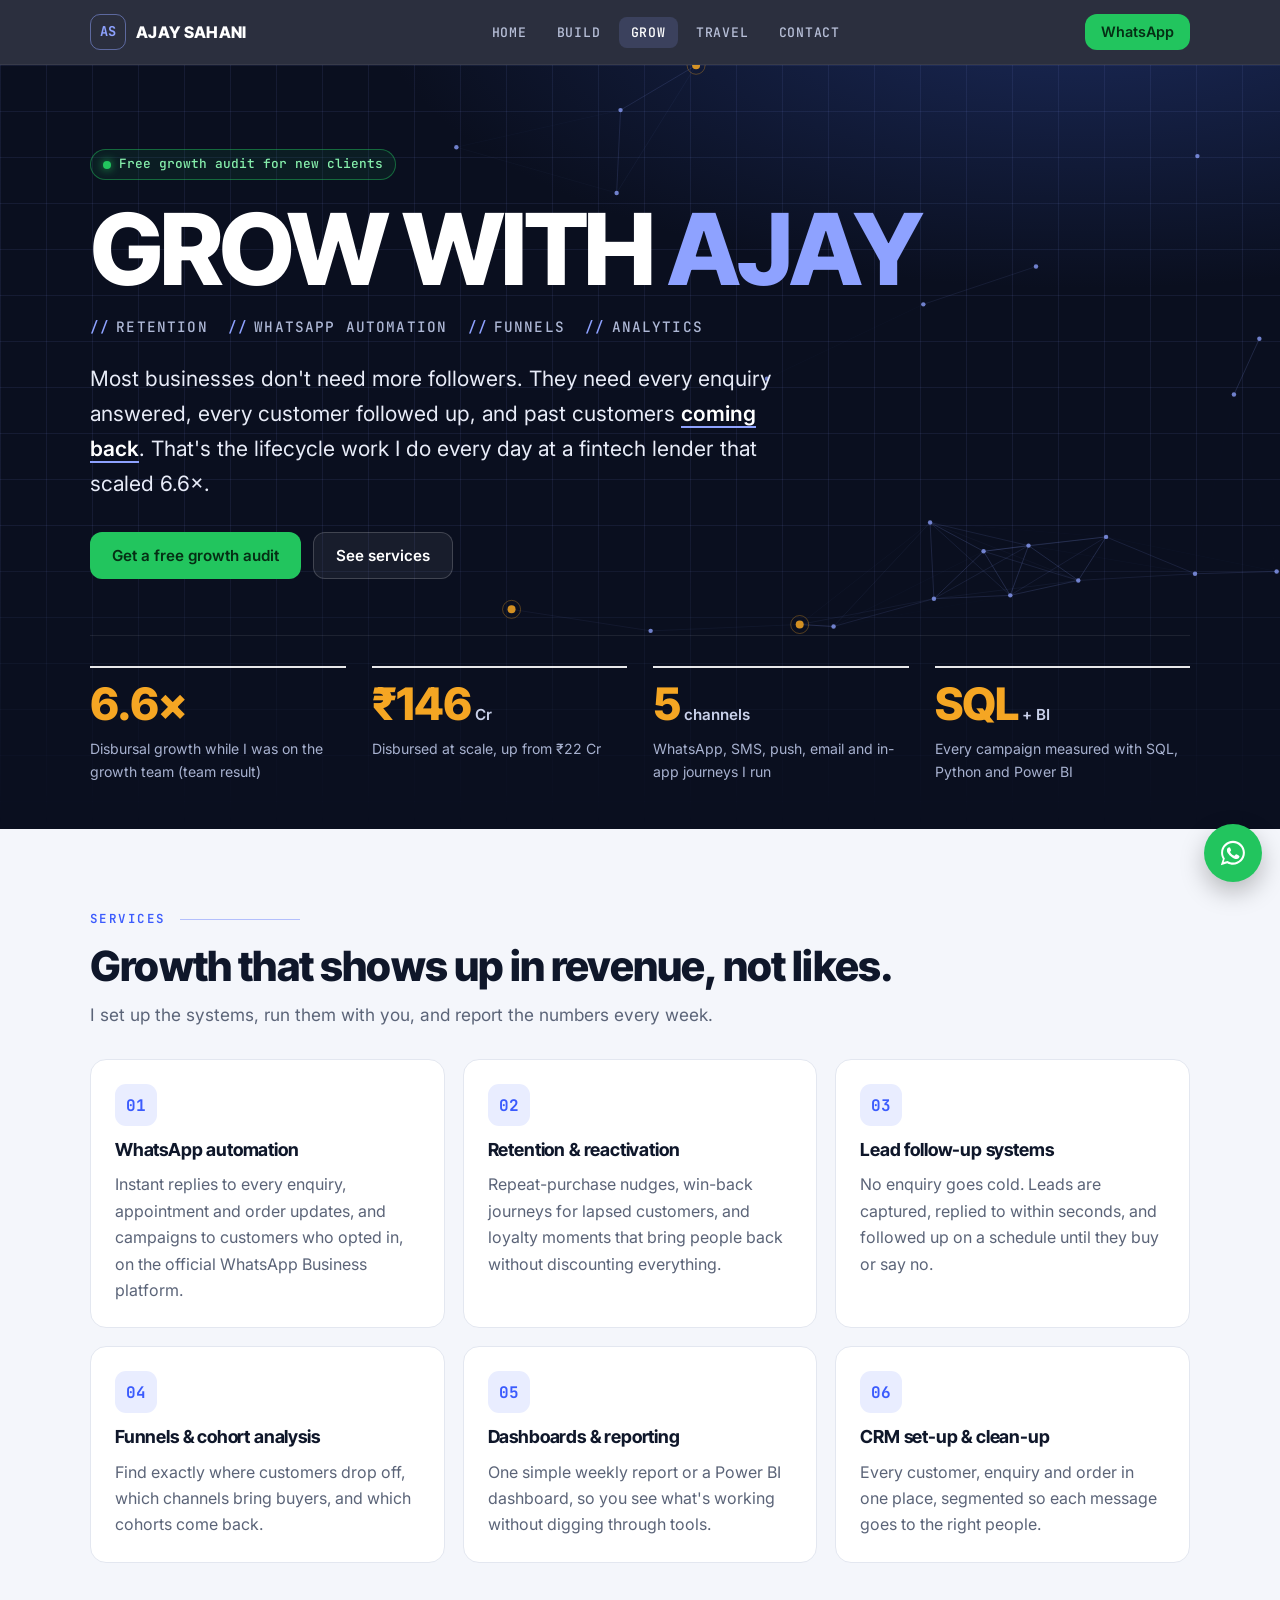
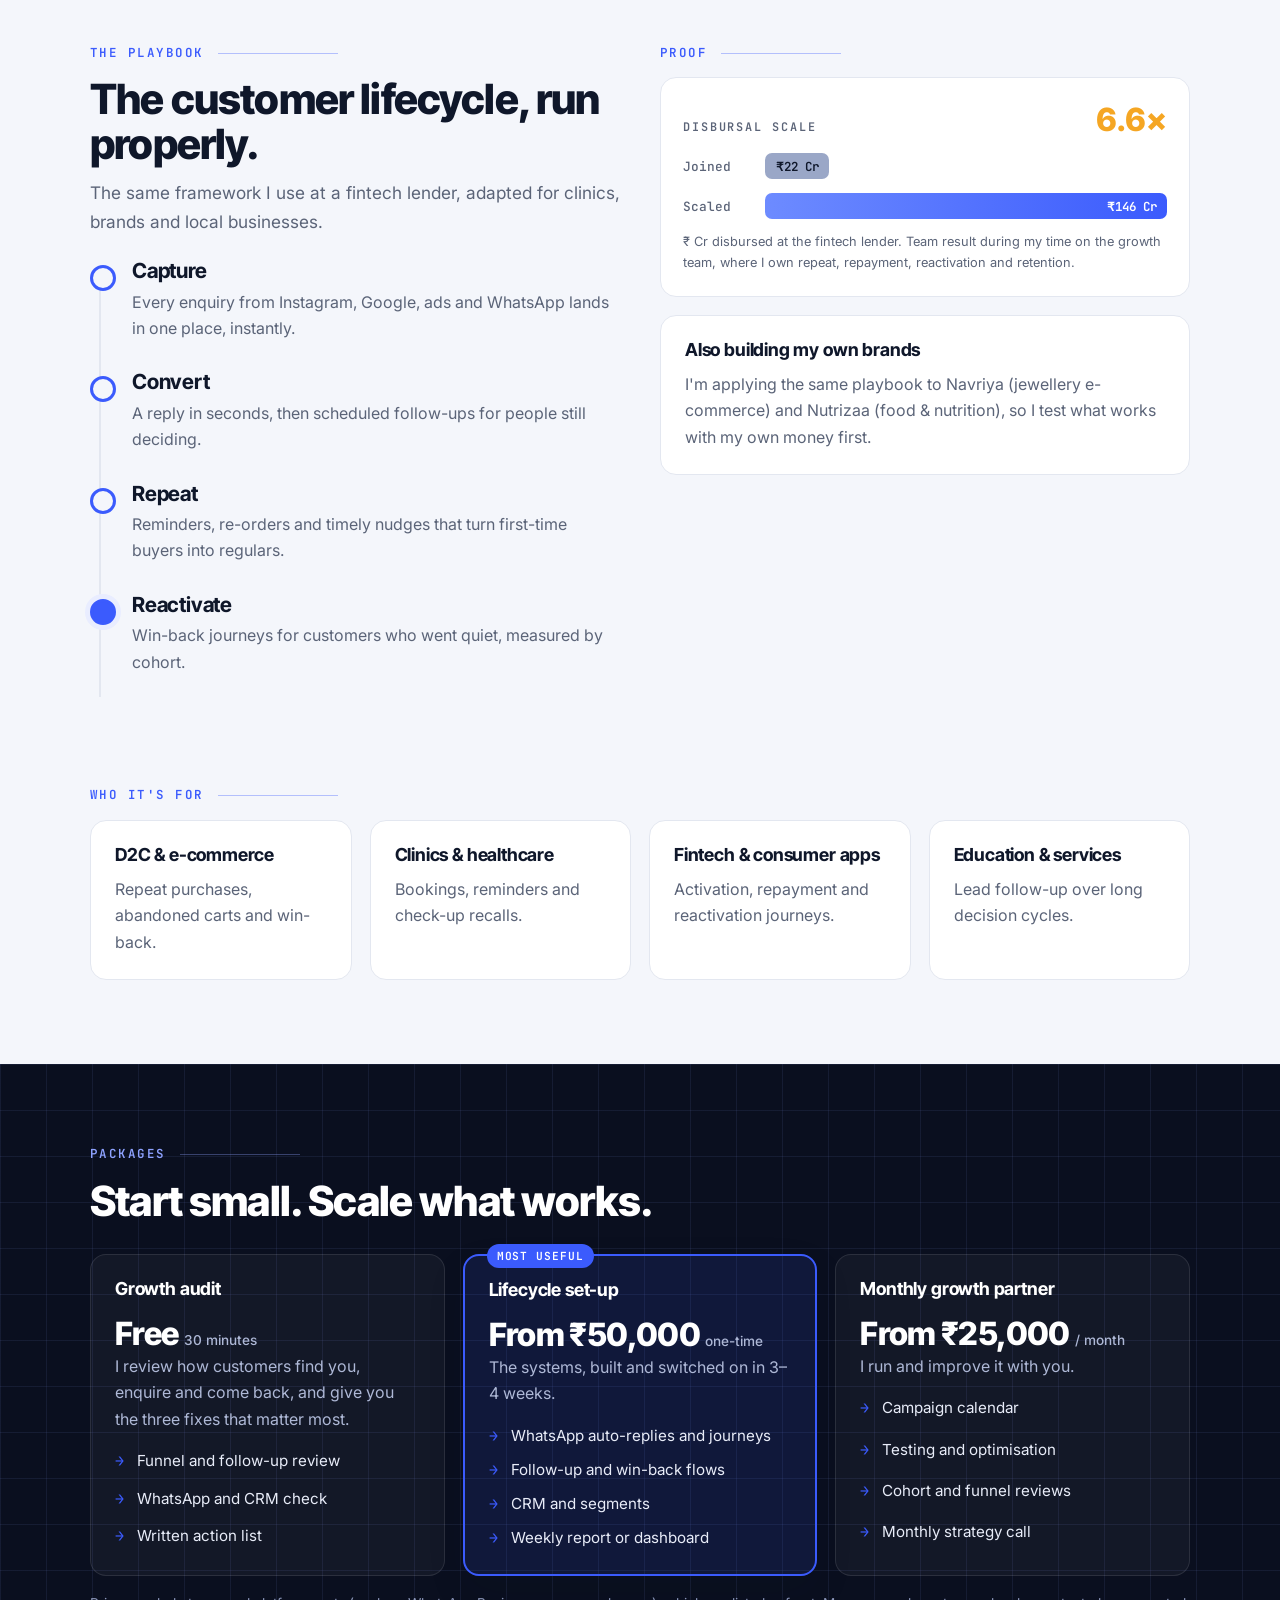
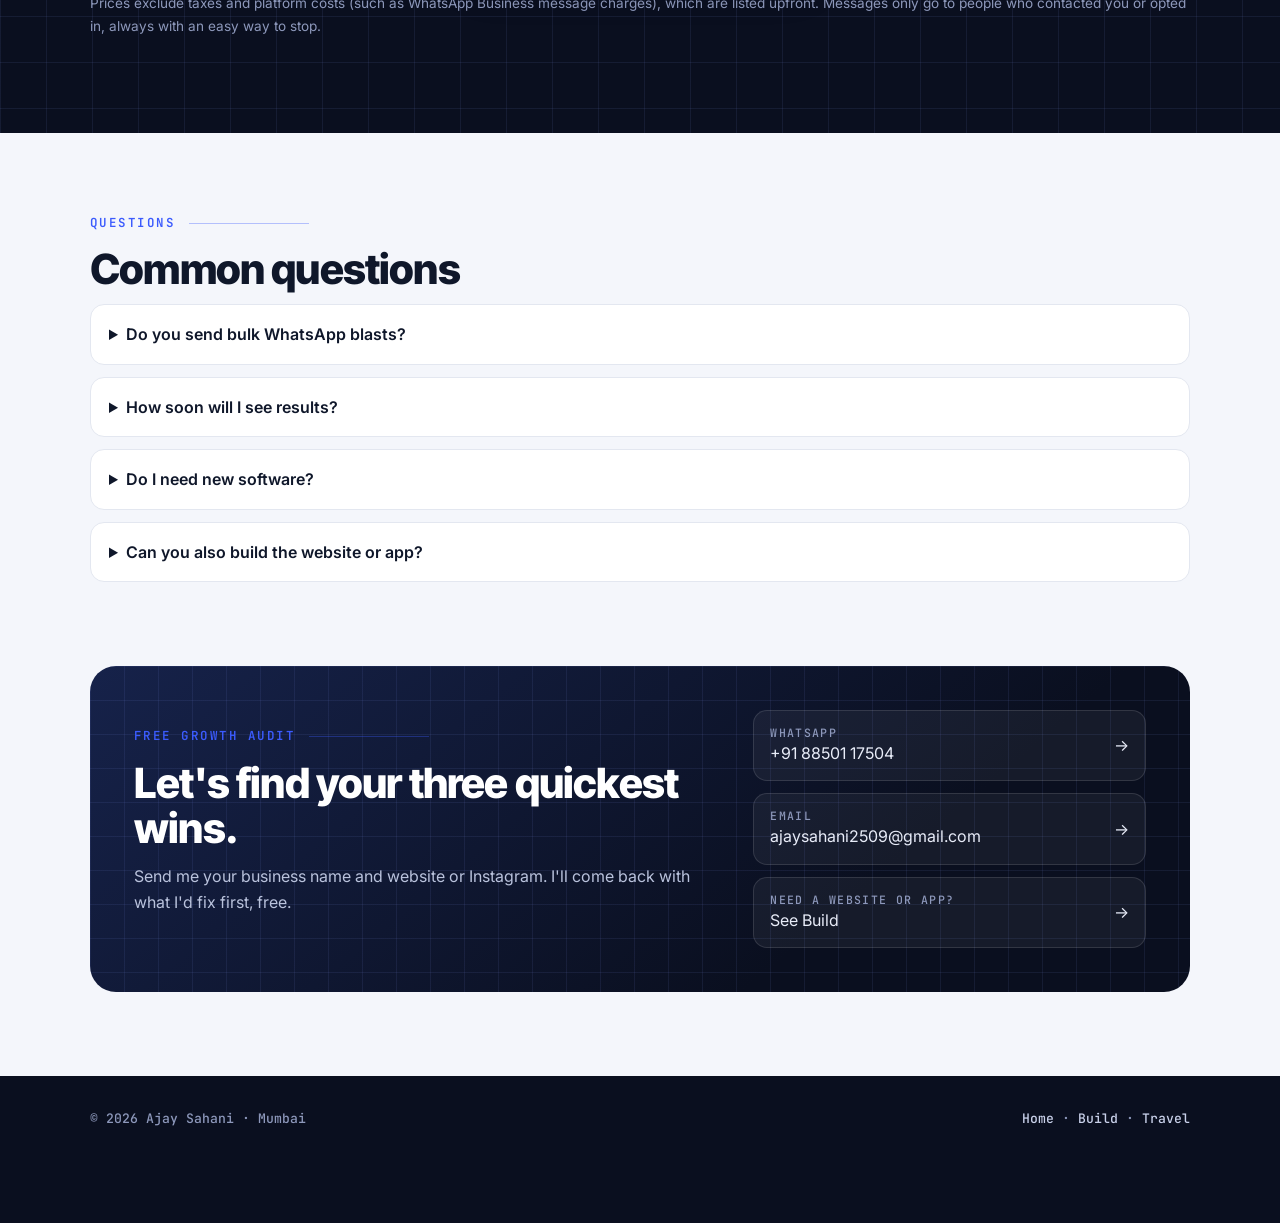
<file: classic/grow.html>
<!doctype html>
<html lang="en">
<head>
<meta charset="utf-8">
<meta name="viewport" content="width=device-width, initial-scale=1">
<title>Grow with Ajay Sahani · Retention, WhatsApp automation and growth</title>
<meta property="og:type" content="website">
<meta property="og:title" content="Grow with Ajay Sahani · Retention, WhatsApp automation and growth">
<meta property="og:description" content="WhatsApp, SMS and email journeys, retention campaigns, funnels and dashboards that turn enquiries into customers and bring customers back. From a growth and retention lead at a fintech lender that scaled 6.6×.">
<meta property="og:url" content="https://theajaysahani.github.io/classic/grow.html">
<meta property="og:image" content="https://theajaysahani.github.io/assets/og.png">
<meta property="og:image:width" content="1200">
<meta property="og:image:height" content="630">
<meta name="twitter:card" content="summary_large_image">
<link rel="icon" href="../assets/favicon.svg" type="image/svg+xml">
<link rel="canonical" href="https://theajaysahani.github.io/classic/grow.html">
<meta name="description" content="WhatsApp, SMS and email journeys, retention campaigns, funnels and dashboards that turn enquiries into customers and bring customers back. From a growth and retention lead at a fintech lender that scaled 6.6×.">
<link rel="preconnect" href="https://fonts.googleapis.com">
<link rel="preconnect" href="https://fonts.gstatic.com" crossorigin>
<link href="https://fonts.googleapis.com/css2?family=Inter+Tight:wght@700;800&family=Inter:wght@400;500;600&family=JetBrains+Mono:wght@500;600;700&display=swap" rel="stylesheet">
<link rel="stylesheet" href="../assets/style.css">
<meta name="robots" content="noindex">
</head>
<body>

<header class="nav-bar">
  <nav class="nav">
    <a class="logo" href="index.html"><span class="logo-mark">AS</span><b>AJAY SAHANI</b></a>
    <button class="menu-btn" type="button" aria-expanded="false" aria-controls="nav-links">Menu</button>
    <div class="nav-links" id="nav-links">
      <a data-page="index" href="index.html">Home</a>
      <a data-page="build" href="build.html">Build</a>
      <a data-page="grow" href="grow.html">Grow</a>
      <a data-page="travel" href="travel.html">Travel</a>
      <a href="#contact">Contact</a>
    </div>
    <a class="btn btn-wa btn-sm" data-wa href="#contact">WhatsApp</a>
  </nav>
</header>

<main>
  <section class="hero">
    <canvas class="net" aria-hidden="true"></canvas>
    <div class="wrap">
      <div class="status"><i></i> Free growth audit for new clients</div>
      <h1 class="name">Grow with <span>Ajay</span></h1>
      <div class="tags"><b>//</b>Retention &nbsp;<b>//</b>WhatsApp automation &nbsp;<b>//</b>Funnels &nbsp;<b>//</b>Analytics</div>
      <p class="hero-line">Most businesses don't need more followers. They need every enquiry answered, every customer followed up, and past customers <u>coming back</u>. That's the lifecycle work I do every day at a fintech lender that scaled 6.6×.</p>
      <div class="hero-ctas">
        <a class="btn btn-wa" data-wa href="#contact">Get a free growth audit</a>
        <a class="btn btn-ghost" href="#services">See services</a>
      </div>
      <div class="stats">
        <div class="stat"><b>6.6×</b><span>Disbursal growth while I was on the growth team (team result)</span></div>
        <div class="stat"><b>₹146<small>Cr</small></b><span>Disbursed at scale, up from ₹22 Cr</span></div>
        <div class="stat"><b>5<small>channels</small></b><span>WhatsApp, SMS, push, email and in-app journeys I run</span></div>
        <div class="stat"><b>SQL<small>+ BI</small></b><span>Every campaign measured with SQL, Python and Power BI</span></div>
      </div>
    </div>
  </section>

  <section id="services">
    <div class="wrap">
      <div class="label">Services</div>
      <h2>Growth that shows up in revenue, not likes.</h2>
      <p class="lead">I set up the systems, run them with you, and report the numbers every week.</p>
      <div class="grid g3" style="margin-top:30px">
        <div class="card"><div class="ico">01</div><h3>WhatsApp automation</h3><p>Instant replies to every enquiry, appointment and order updates, and campaigns to customers who opted in, on the official WhatsApp Business platform.</p></div>
        <div class="card"><div class="ico">02</div><h3>Retention &amp; reactivation</h3><p>Repeat-purchase nudges, win-back journeys for lapsed customers, and loyalty moments that bring people back without discounting everything.</p></div>
        <div class="card"><div class="ico">03</div><h3>Lead follow-up systems</h3><p>No enquiry goes cold. Leads are captured, replied to within seconds, and followed up on a schedule until they buy or say no.</p></div>
        <div class="card"><div class="ico">04</div><h3>Funnels &amp; cohort analysis</h3><p>Find exactly where customers drop off, which channels bring buyers, and which cohorts come back.</p></div>
        <div class="card"><div class="ico">05</div><h3>Dashboards &amp; reporting</h3><p>One simple weekly report or a Power BI dashboard, so you see what's working without digging through tools.</p></div>
        <div class="card"><div class="ico">06</div><h3>CRM set-up &amp; clean-up</h3><p>Every customer, enquiry and order in one place, segmented so each message goes to the right people.</p></div>
      </div>
    </div>
  </section>

  <section style="padding-top:0">
    <div class="wrap grid g2" style="gap:40px; align-items:start">
      <div>
        <div class="label">The playbook</div>
        <h2>The customer lifecycle, run properly.</h2>
        <p class="lead">The same framework I use at a fintech lender, adapted for clinics, brands and local businesses.</p>
        <div class="timeline" style="margin-top:24px">
          <div class="t-item"><div class="t-top"><h3>Capture</h3></div><p>Every enquiry from Instagram, Google, ads and WhatsApp lands in one place, instantly.</p></div>
          <div class="t-item"><div class="t-top"><h3>Convert</h3></div><p>A reply in seconds, then scheduled follow-ups for people still deciding.</p></div>
          <div class="t-item"><div class="t-top"><h3>Repeat</h3></div><p>Reminders, re-orders and timely nudges that turn first-time buyers into regulars.</p></div>
          <div class="t-item now"><div class="t-top"><h3>Reactivate</h3></div><p>Win-back journeys for customers who went quiet, measured by cohort.</p></div>
        </div>
      </div>
      <div>
        <div class="label">Proof</div>
        <div class="chart">
          <div class="top"><span>Disbursal scale</span><b>6.6×</b></div>
          <div class="bar-row"><span>Joined</span><div class="bar a">₹22 Cr</div></div>
          <div class="bar-row"><span>Scaled</span><div class="bar b">₹146 Cr</div></div>
          <small>₹ Cr disbursed at the fintech lender. Team result during my time on the growth team, where I own repeat, repayment, reactivation and retention.</small>
        </div>
        <div class="card" style="margin-top:18px">
          <h3>Also building my own brands</h3>
          <p>I'm applying the same playbook to Navriya (jewellery e-commerce) and Nutrizaa (food &amp; nutrition), so I test what works with my own money first.</p>
        </div>
      </div>
    </div>
  </section>

  <section style="padding-top:0">
    <div class="wrap">
      <div class="label">Who it's for</div>
      <div class="grid g4">
        <div class="card"><h3>D2C &amp; e-commerce</h3><p>Repeat purchases, abandoned carts and win-back.</p></div>
        <div class="card"><h3>Clinics &amp; healthcare</h3><p>Bookings, reminders and check-up recalls.</p></div>
        <div class="card"><h3>Fintech &amp; consumer apps</h3><p>Activation, repayment and reactivation journeys.</p></div>
        <div class="card"><h3>Education &amp; services</h3><p>Lead follow-up over long decision cycles.</p></div>
      </div>
    </div>
  </section>

  <section class="dark">
    <div class="wrap">
      <div class="label">Packages</div>
      <h2>Start small. Scale what works.</h2>
      <div class="grid g3" style="margin-top:30px">
        <div class="card price" style="color:#e8ecf8"><h3>Growth audit</h3><div class="amt" style="color:#fff">Free <small style="color:#aeb8d6">30 minutes</small></div><p>I review how customers find you, enquire and come back, and give you the three fixes that matter most.</p><ul style="color:#e8ecf8"><li>Funnel and follow-up review</li><li>WhatsApp and CRM check</li><li>Written action list</li></ul></div>
        <div class="card price hot" style="color:#e8ecf8; background:rgba(59,91,253,.12)"><span class="flag">Most useful</span><h3>Lifecycle set-up</h3><div class="amt" style="color:#fff">From ₹50,000 <small style="color:#aeb8d6">one-time</small></div><p>The systems, built and switched on in 3–4 weeks.</p><ul style="color:#e8ecf8"><li>WhatsApp auto-replies and journeys</li><li>Follow-up and win-back flows</li><li>CRM and segments</li><li>Weekly report or dashboard</li></ul></div>
        <div class="card price" style="color:#e8ecf8"><h3>Monthly growth partner</h3><div class="amt" style="color:#fff">From ₹25,000 <small style="color:#aeb8d6">/ month</small></div><p>I run and improve it with you.</p><ul style="color:#e8ecf8"><li>Campaign calendar</li><li>Testing and optimisation</li><li>Cohort and funnel reviews</li><li>Monthly strategy call</li></ul></div>
      </div>
      <p class="fine" style="color:#8d98bb">Prices exclude taxes and platform costs (such as WhatsApp Business message charges), which are listed upfront. Messages only go to people who contacted you or opted in, always with an easy way to stop.</p>
    </div>
  </section>

  <section>
    <div class="wrap">
      <div class="label">Questions</div>
      <h2>Common questions</h2>
      <details><summary>Do you send bulk WhatsApp blasts?</summary><p>No. I use the official WhatsApp Business platform and only message people who contacted you or opted in. That protects your number and your brand.</p></details>
      <details><summary>How soon will I see results?</summary><p>Instant replies and follow-ups usually show up in the first weeks as more enquiries turning into bookings or orders. I won't promise a number, but you'll see every number weekly.</p></details>
      <details><summary>Do I need new software?</summary><p>Usually not. I work with what you have where possible, and anything new is set up in your name.</p></details>
      <details><summary>Can you also build the website or app?</summary><p>Yes. See the <a href="build.html">Build</a> page. Most clients start with one and add the other.</p></details>
    </div>
  </section>

  <section id="contact" style="padding-top:0">
    <div class="wrap">
      <div class="cta-box">
        <div>
          <div class="label">Free growth audit</div>
          <h2>Let's find your three quickest wins.</h2>
          <p>Send me your business name and website or Instagram. I'll come back with what I'd fix first, free.</p>
        </div>
        <div class="cta-links">
          <a data-wa href="#contact"><span><small>WhatsApp</small><span data-wa-num>WhatsApp</span></span><span>→</span></a>
          <a data-mail href="#contact"><span><small>Email</small><span data-mail-text>email</span></span><span>→</span></a>
          <a href="build.html"><span><small>Need a website or app?</small>See Build</span><span>→</span></a>
        </div>
      </div>
    </div>
  </section>
</main>

<footer>
  <div class="wrap"><span>© <span data-year></span> Ajay Sahani · Mumbai</span><span><a href="index.html">Home</a> · <a href="build.html">Build</a> · <a href="travel.html">Travel</a></span></div>
</footer>

<a class="wa-float" data-wa href="#contact" aria-label="WhatsApp Ajay">
  <svg viewBox="0 0 32 32" aria-hidden="true"><path d="M16 3C9 3 3.3 8.6 3.3 15.6c0 2.4.7 4.7 1.9 6.7L3 29l6.9-2.1c1.9 1 4 1.6 6.1 1.6 7 0 12.7-5.7 12.7-12.7C28.7 8.6 23 3 16 3zm0 23.2c-1.9 0-3.8-.5-5.4-1.5l-.4-.2-4.1 1.2 1.2-4-.3-.4c-1.1-1.7-1.6-3.6-1.6-5.6 0-5.8 4.7-10.5 10.6-10.5 5.8 0 10.5 4.7 10.5 10.5S21.8 26.2 16 26.2zm5.8-7.9c-.3-.2-1.9-.9-2.2-1-.3-.1-.5-.2-.7.2-.2.3-.8 1-1 1.2-.2.2-.4.2-.7.1-.3-.2-1.3-.5-2.5-1.6-.9-.8-1.6-1.8-1.7-2.1-.2-.3 0-.5.1-.6l.5-.6c.2-.2.2-.3.3-.5.1-.2 0-.4 0-.6-.1-.2-.7-1.7-1-2.3-.3-.6-.5-.5-.7-.5h-.6c-.2 0-.6.1-.9.4-.3.3-1.2 1.1-1.2 2.8 0 1.6 1.2 3.2 1.4 3.4.2.2 2.3 3.5 5.6 4.9 2.8 1.1 3.3.9 3.9.8.6-.1 1.9-.8 2.2-1.5.3-.7.3-1.4.2-1.5-.1-.2-.3-.3-.6-.4z"/></svg>
</a>
<script src="../assets/site.js"></script>
</body>
</html>
</file>
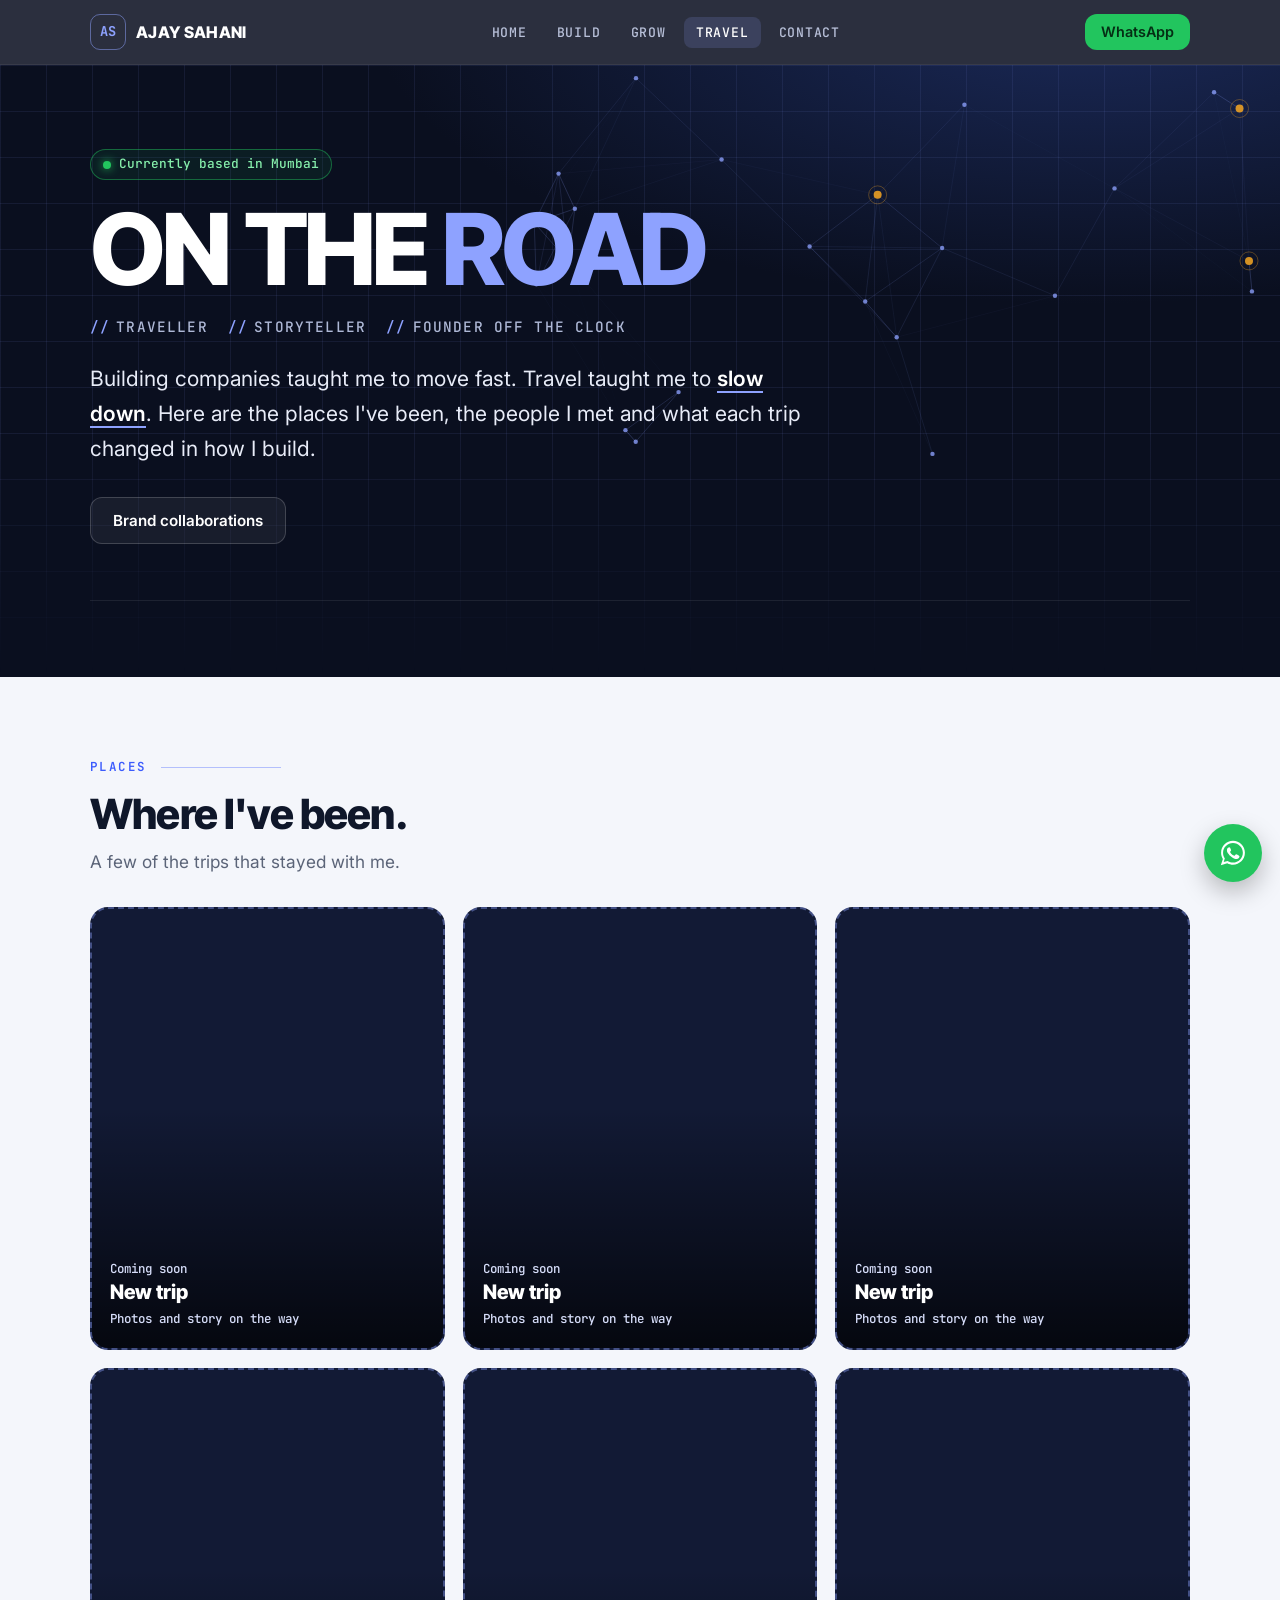
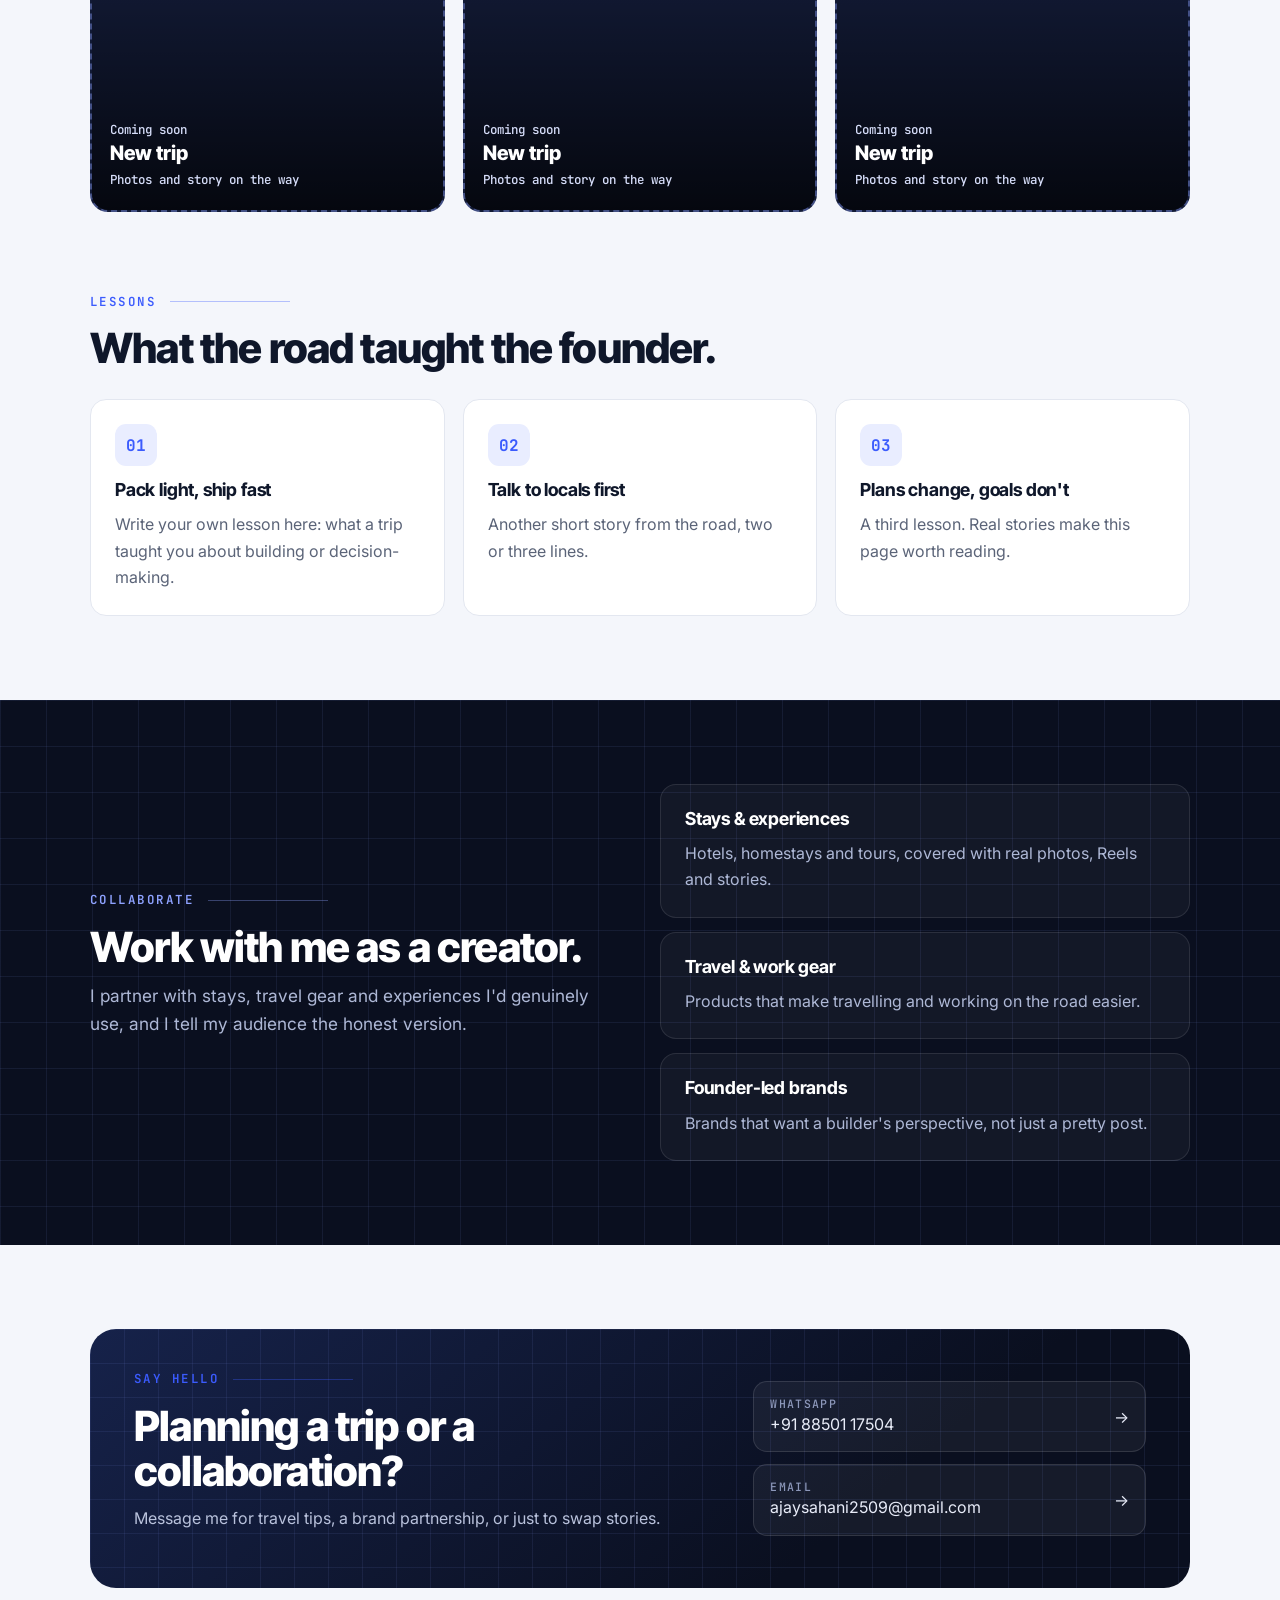
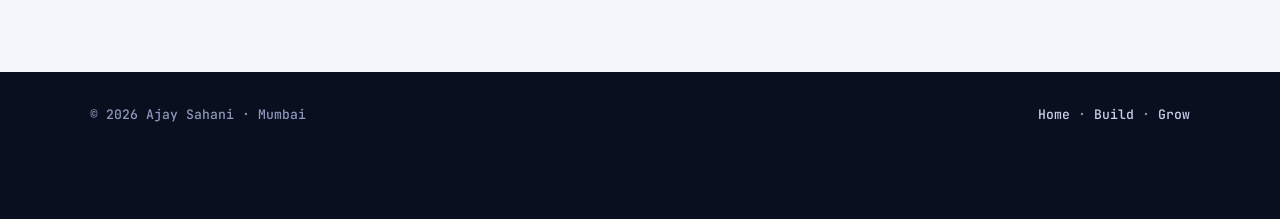
<file: classic/travel.html>
<!doctype html>
<html lang="en">
<head>
<meta charset="utf-8">
<meta name="viewport" content="width=device-width, initial-scale=1">
<title>Ajay Sahani · Travel diaries</title>
<meta property="og:type" content="website">
<meta property="og:title" content="Ajay Sahani · Travel diaries">
<meta property="og:description" content="Places, stories and lessons from the road by Ajay Sahani: entrepreneur, builder and traveller from Mumbai.">
<meta property="og:url" content="https://theajaysahani.github.io/classic/travel.html">
<meta property="og:image" content="https://theajaysahani.github.io/assets/og.png">
<meta property="og:image:width" content="1200">
<meta property="og:image:height" content="630">
<meta name="twitter:card" content="summary_large_image">
<link rel="icon" href="../assets/favicon.svg" type="image/svg+xml">
<link rel="canonical" href="https://theajaysahani.github.io/classic/travel.html">
<meta name="description" content="Places, stories and lessons from the road by Ajay Sahani: entrepreneur, builder and traveller from Mumbai.">
<link rel="preconnect" href="https://fonts.googleapis.com">
<link rel="preconnect" href="https://fonts.gstatic.com" crossorigin>
<link href="https://fonts.googleapis.com/css2?family=Inter+Tight:wght@700;800&family=Inter:wght@400;500;600&family=JetBrains+Mono:wght@500;600;700&display=swap" rel="stylesheet">
<link rel="stylesheet" href="../assets/style.css">
<meta name="robots" content="noindex">
</head>
<body>

<header class="nav-bar">
  <nav class="nav">
    <a class="logo" href="index.html"><span class="logo-mark">AS</span><b>AJAY SAHANI</b></a>
    <button class="menu-btn" type="button" aria-expanded="false" aria-controls="nav-links">Menu</button>
    <div class="nav-links" id="nav-links">
      <a data-page="index" href="index.html">Home</a>
      <a data-page="build" href="build.html">Build</a>
      <a data-page="grow" href="grow.html">Grow</a>
      <a data-page="travel" href="travel.html">Travel</a>
      <a href="#contact">Contact</a>
    </div>
    <a class="btn btn-wa btn-sm" data-wa href="#contact">WhatsApp</a>
  </nav>
</header>

<main>
  <section class="hero">
    <canvas class="net" aria-hidden="true"></canvas>
    <div class="wrap">
      <div class="status"><i></i> Currently based in Mumbai</div>
      <h1 class="name">On the <span>road</span></h1>
      <div class="tags"><b>//</b>Traveller &nbsp;<b>//</b>Storyteller &nbsp;<b>//</b>Founder off the clock</div>
      <p class="hero-line">Building companies taught me to move fast. Travel taught me to <u>slow down</u>. Here are the places I've been, the people I met and what each trip changed in how I build.</p>
      <div class="hero-ctas">
        <a class="btn btn-blue" data-insta href="#">Follow on Instagram</a>
        <a class="btn btn-ghost" href="#collab">Brand collaborations</a>
      </div>
      <div class="stats" id="travel-stats" hidden></div>
    </div>
  </section>

  <section>
    <div class="wrap">
      <div class="label">Places</div>
      <h2>Where I've been.</h2>
      <p class="lead">A few of the trips that stayed with me.</p>
      <div class="grid g3" id="trips" style="margin-top:30px"></div>
    </div>
  </section>

  <section style="padding-top:0">
    <div class="wrap">
      <div class="label">Lessons</div>
      <h2>What the road taught the founder.</h2>
      <div class="grid g3" style="margin-top:28px" id="notes"></div>
    </div>
  </section>

  <section class="dark" id="collab">
    <div class="wrap grid g2" style="gap:40px; align-items:center">
      <div>
        <div class="label">Collaborate</div>
        <h2>Work with me as a creator.</h2>
        <p class="lead">I partner with stays, travel gear and experiences I'd genuinely use, and I tell my audience the honest version.</p>
      </div>
      <div class="grid" style="gap:14px">
        <div class="card"><h3>Stays &amp; experiences</h3><p>Hotels, homestays and tours, covered with real photos, Reels and stories.</p></div>
        <div class="card"><h3>Travel &amp; work gear</h3><p>Products that make travelling and working on the road easier.</p></div>
        <div class="card"><h3>Founder-led brands</h3><p>Brands that want a builder's perspective, not just a pretty post.</p></div>
      </div>
    </div>
  </section>

  <section id="contact">
    <div class="wrap">
      <div class="cta-box">
        <div>
          <div class="label">Say hello</div>
          <h2>Planning a trip or a collaboration?</h2>
          <p>Message me for travel tips, a brand partnership, or just to swap stories.</p>
        </div>
        <div class="cta-links">
          <a data-insta href="#"><span><small>Instagram</small>Follow my travels</span><span>↗</span></a>
          <a data-wa href="#contact"><span><small>WhatsApp</small><span data-wa-num>WhatsApp</span></span><span>→</span></a>
          <a data-mail href="#contact"><span><small>Email</small><span data-mail-text>email</span></span><span>→</span></a>
        </div>
      </div>
    </div>
  </section>
</main>

<footer>
  <div class="wrap"><span>© <span data-year></span> Ajay Sahani · Mumbai</span><span><a href="index.html">Home</a> · <a href="build.html">Build</a> · <a href="grow.html">Grow</a></span></div>
</footer>

<a class="wa-float" data-wa href="#contact" aria-label="WhatsApp Ajay">
  <svg viewBox="0 0 32 32" aria-hidden="true"><path d="M16 3C9 3 3.3 8.6 3.3 15.6c0 2.4.7 4.7 1.9 6.7L3 29l6.9-2.1c1.9 1 4 1.6 6.1 1.6 7 0 12.7-5.7 12.7-12.7C28.7 8.6 23 3 16 3zm0 23.2c-1.9 0-3.8-.5-5.4-1.5l-.4-.2-4.1 1.2 1.2-4-.3-.4c-1.1-1.7-1.6-3.6-1.6-5.6 0-5.8 4.7-10.5 10.6-10.5 5.8 0 10.5 4.7 10.5 10.5S21.8 26.2 16 26.2zm5.8-7.9c-.3-.2-1.9-.9-2.2-1-.3-.1-.5-.2-.7.2-.2.3-.8 1-1 1.2-.2.2-.4.2-.7.1-.3-.2-1.3-.5-2.5-1.6-.9-.8-1.6-1.8-1.7-2.1-.2-.3 0-.5.1-.6l.5-.6c.2-.2.2-.3.3-.5.1-.2 0-.4 0-.6-.1-.2-.7-1.7-1-2.3-.3-.6-.5-.5-.7-.5h-.6c-.2 0-.6.1-.9.4-.3.3-1.2 1.1-1.2 2.8 0 1.6 1.2 3.2 1.4 3.4.2.2 2.3 3.5 5.6 4.9 2.8 1.1 3.3.9 3.9.8.6-.1 1.9-.8 2.2-1.5.3-.7.3-1.4.2-1.5-.1-.2-.3-.3-.6-.4z"/></svg>
</a>

<script>
  // ---- Travel content: replace with your real trips, photos and numbers ----
  // photo: put image files in assets/travel/ and write e.g. "assets/travel/ladakh.jpg"
  const TRIPS = [
    // { place: "Ladakh", when: "2025", note: "Riding Khardung La at sunrise", photo: "assets/travel/ladakh.jpg" },
  ];
  const NOTES = [
    { title: "Pack light, ship fast", text: "Write your own lesson here: what a trip taught you about building or decision-making." },
    { title: "Talk to locals first", text: "Another short story from the road, two or three lines." },
    { title: "Plans change, goals don't", text: "A third lesson. Real stories make this page worth reading." },
  ];
  // Only shown once you fill them in, e.g. { value: "12", unit: "states", label: "explored across India" }
  const STATS = [];
  // ---------------------------------------------------------------------------

  const tripsEl = document.getElementById("trips");
  const list = TRIPS.length ? TRIPS : Array.from({ length: 6 }, () => null);
  tripsEl.innerHTML = list.map((t) => t
    ? `<div class="trip">${t.photo ? `<img src="${t.photo}" alt="${t.place}" loading="lazy">` : ""}<div><span>${t.when || ""}</span><b>${t.place}</b><span>${t.note || ""}</span></div></div>`
    : `<div class="trip empty"><div><span>Coming soon</span><b>New trip</b><span>Photos and story on the way</span></div></div>`
  ).join("");

  document.getElementById("notes").innerHTML = NOTES.map((n, i) =>
    `<div class="card"><div class="ico">0${i + 1}</div><h3>${n.title}</h3><p>${n.text}</p></div>`
  ).join("");

  if (STATS.length) {
    const s = document.getElementById("travel-stats");
    s.hidden = false;
    s.innerHTML = STATS.map((x) => `<div class="stat"><b>${x.value}<small>${x.unit || ""}</small></b><span>${x.label}</span></div>`).join("");
  }
</script>
<script src="../assets/site.js"></script>
</body>
</html>
</file>
<file: assets/spatial.css>
/* Ajay Sahani: spatial (visionOS-style) theme */
:root {
  --env: #060a18;
  --glass: rgba(255, 255, 255, 0.075);
  --glass-2: rgba(255, 255, 255, 0.12);
  --glass-3: rgba(255, 255, 255, 0.2);
  --rim: rgba(255, 255, 255, 0.16);
  --rim-hi: rgba(255, 255, 255, 0.34);
  --text: rgba(255, 255, 255, 0.96);
  --text-2: rgba(255, 255, 255, 0.68);
  --text-3: rgba(255, 255, 255, 0.46);
  --blue: #8ea2ff;
  --violet: #b69cff;
  --amber: #ffc164;
  --green: #4ade80;
  --r-xl: 40px;
  --r-lg: 28px;
  --r-md: 20px;
  --blur: blur(34px) saturate(170%);
  --lift: 0 30px 80px rgba(0, 0, 0, 0.45), 0 2px 0 rgba(255, 255, 255, 0.04) inset;
  --mono: "JetBrains Mono", ui-monospace, Consolas, monospace;
  --sans: "Inter", system-ui, -apple-system, "Segoe UI", Roboto, sans-serif;
  --display: "Inter Tight", "Inter", system-ui, sans-serif;
}
* { box-sizing: border-box; }
html { scroll-behavior: smooth; }
body { margin: 0; min-height: 100vh; background: var(--env); color: var(--text); font: 16px/1.6 var(--sans); overflow-x: hidden; -webkit-font-smoothing: antialiased; }
a { color: inherit; }
h1, h2, h3 { font-family: var(--display); margin: 0 0 10px; letter-spacing: -0.025em; line-height: 1.08; }
h2 { font-size: clamp(1.6rem, 3.2vw, 2.35rem); font-weight: 800; }
h3 { font-size: 1.12rem; font-weight: 700; letter-spacing: -0.01em; }
p { margin: 0 0 10px; }

/* ---------- environment ---------- */
.env { position: fixed; inset: -10%; z-index: 0; pointer-events: none; transform: translate3d(var(--px, 0), var(--py, 0), 0); transition: transform .6s cubic-bezier(.2, .7, .2, 1); }
.blob { position: absolute; border-radius: 50%; filter: blur(80px); opacity: .55; animation: drift 26s ease-in-out infinite alternate; }
.blob.b1 { width: 52vw; height: 52vw; left: -6vw; top: -10vw; background: radial-gradient(circle, #3b5bfd 0%, transparent 65%); }
.blob.b2 { width: 46vw; height: 46vw; right: -8vw; top: 6vh; background: radial-gradient(circle, #8b5cf6 0%, transparent 65%); animation-duration: 32s; }
.blob.b3 { width: 40vw; height: 40vw; left: 22vw; bottom: -14vw; background: radial-gradient(circle, #0ea5a4 0%, transparent 62%); opacity: .38; animation-duration: 38s; }
.blob.b4 { width: 20vw; height: 20vw; right: 18vw; bottom: 8vh; background: radial-gradient(circle, #f59e0b 0%, transparent 65%); opacity: .32; animation-duration: 22s; }
@keyframes drift { 0% { transform: translate(0, 0) scale(1); } 50% { transform: translate(4vw, 3vh) scale(1.08); } 100% { transform: translate(-3vw, -2vh) scale(.95); } }
.grain { position: fixed; inset: 0; z-index: 0; pointer-events: none; opacity: .06; background-image: url("data:image/svg+xml;utf8,<svg xmlns='http://www.w3.org/2000/svg' width='160' height='160'><filter id='n'><feTurbulence type='fractalNoise' baseFrequency='.9' numOctaves='2'/></filter><rect width='100%' height='100%' filter='url(%23n)'/></svg>"); }
.floor { position: fixed; left: 0; right: 0; bottom: 0; height: 45vh; z-index: 0; pointer-events: none; background-image: linear-gradient(rgba(142, 162, 255, .12) 1px, transparent 1px), linear-gradient(90deg, rgba(142, 162, 255, .12) 1px, transparent 1px); background-size: 60px 60px; transform: perspective(600px) rotateX(62deg); transform-origin: bottom; mask-image: linear-gradient(0deg, rgba(0, 0, 0, .7), transparent 85%); }

/* ---------- glass ---------- */
.glass { position: relative; background: var(--glass); backdrop-filter: var(--blur); -webkit-backdrop-filter: var(--blur); border: 1px solid var(--rim); border-radius: var(--r-lg); box-shadow: var(--lift); }
.glass::before { content: ""; position: absolute; inset: 0; border-radius: inherit; pointer-events: none; background: linear-gradient(160deg, rgba(255, 255, 255, .14), transparent 38%); }
[data-tilt] { transform: perspective(1100px) rotateX(var(--rx, 0deg)) rotateY(var(--ry, 0deg)) translateZ(0); transition: transform .35s cubic-bezier(.2, .7, .2, 1), border-color .25s ease, background .25s ease; will-change: transform; }
[data-tilt]::after { content: ""; position: absolute; inset: 0; border-radius: inherit; pointer-events: none; opacity: 0; transition: opacity .25s ease; background: radial-gradient(420px circle at var(--mx, 50%) var(--my, 50%), rgba(255, 255, 255, .14), transparent 45%); }
[data-tilt]:hover { border-color: var(--rim-hi); }
[data-tilt]:hover::after { opacity: 1; }

/* ---------- layout ---------- */
.stage { position: relative; z-index: 1; max-width: 1180px; margin: 0 auto; padding: 96px 28px 140px 120px; }
.section { margin-top: 70px; }
.label { font: 600 .74rem/1 var(--mono); letter-spacing: .2em; text-transform: uppercase; color: var(--text-3); margin-bottom: 14px; display: flex; gap: 10px; align-items: center; }
.label::before { content: ""; width: 6px; height: 6px; border-radius: 50%; background: var(--blue); box-shadow: 0 0 10px var(--blue); }
.sub { color: var(--text-2); max-width: 640px; }
.grid { display: grid; gap: 22px; }
.g2 { grid-template-columns: repeat(2, 1fr); }
.g3 { grid-template-columns: repeat(3, 1fr); }
.g4 { grid-template-columns: repeat(4, 1fr); }

/* ---------- top capsule ---------- */
.topbar { position: fixed; top: 18px; left: 50%; transform: translateX(-50%); z-index: 40; display: flex; align-items: center; gap: 14px; padding: 8px 8px 8px 14px; border-radius: 999px; }
.topbar .me { display: flex; align-items: center; gap: 10px; text-decoration: none; font: 700 .9rem var(--display); letter-spacing: .01em; white-space: nowrap; }
.mini-av { width: 30px; height: 30px; border-radius: 50%; display: grid; place-items: center; font: 700 .72rem var(--mono); background: linear-gradient(140deg, #3b5bfd, #8b5cf6); box-shadow: 0 0 0 2px rgba(255, 255, 255, .25); }
.live { display: inline-flex; align-items: center; gap: 7px; font: 500 .75rem var(--mono); color: #bbf7d0; white-space: nowrap; }
.live i { width: 7px; height: 7px; border-radius: 50%; background: var(--green); box-shadow: 0 0 10px var(--green); }

/* ---------- ornament (side tab bar) ---------- */
.ornament { position: fixed; left: 24px; top: 50%; transform: translateY(-50%); z-index: 40; display: flex; flex-direction: column; gap: 6px; padding: 10px; border-radius: 999px; }
.orn { position: relative; width: 50px; height: 50px; border-radius: 50%; display: grid; place-items: center; color: var(--text-2); text-decoration: none; transition: background .2s ease, color .2s ease, transform .2s ease; }
.orn svg { width: 22px; height: 22px; stroke: currentColor; fill: none; stroke-width: 1.8; stroke-linecap: round; stroke-linejoin: round; }
.orn:hover { background: var(--glass-2); color: #fff; transform: scale(1.06); }
.orn.on { background: rgba(255, 255, 255, .92); color: #0b1020; }
.orn .tip { position: absolute; left: 62px; top: 50%; transform: translate(-6px, -50%); opacity: 0; pointer-events: none; white-space: nowrap; font: 600 .8rem var(--sans); padding: 7px 12px; border-radius: 999px; background: rgba(20, 24, 40, .85); border: 1px solid var(--rim); transition: opacity .2s ease, transform .2s ease; }
.orn:hover .tip, .orn:focus-visible .tip { opacity: 1; transform: translate(0, -50%); }

/* ---------- buttons ---------- */
.cap { display: inline-flex; align-items: center; justify-content: center; gap: 8px; text-decoration: none; border: 0; cursor: pointer; font: 600 .95rem/1 var(--sans); padding: 15px 22px; border-radius: 999px; color: var(--text); background: var(--glass-2); border: 1px solid var(--rim); backdrop-filter: var(--blur); -webkit-backdrop-filter: var(--blur); transition: transform .2s ease, background .2s ease; }
.cap:hover { transform: translateY(-1px) scale(1.02); background: var(--glass-3); }
.cap.solid { background: rgba(255, 255, 255, .94); color: #0b1020; border-color: transparent; }
.cap.solid:hover { background: #fff; }
.cap.wa { background: rgba(74, 222, 128, .2); border-color: rgba(74, 222, 128, .45); color: #dcfce7; }
.cap.sm { padding: 10px 16px; font-size: .86rem; }

/* ---------- hero window ---------- */
.hero { border-radius: var(--r-xl); padding: 48px; display: grid; grid-template-columns: 1.35fr .9fr; gap: 40px; align-items: center; }
.grabber { position: absolute; left: 50%; bottom: -22px; transform: translateX(-50%); width: 110px; height: 7px; border-radius: 999px; background: rgba(255, 255, 255, .35); box-shadow: 0 0 0 1px rgba(255, 255, 255, .08); }
.grabber::before { content: ""; position: absolute; right: -24px; top: -2px; width: 11px; height: 11px; border-radius: 50%; background: rgba(255, 255, 255, .3); }
.avatar { width: 84px; height: 84px; border-radius: 50%; display: grid; place-items: center; font: 800 1.6rem var(--display); background: linear-gradient(140deg, #3b5bfd, #8b5cf6 70%, #f59e0b); box-shadow: 0 0 0 3px rgba(255, 255, 255, .22), 0 18px 40px rgba(59, 91, 253, .45); margin-bottom: 20px; overflow: hidden; }
.avatar img { width: 100%; height: 100%; object-fit: cover; }
.name { font: 800 clamp(2.6rem, 6.6vw, 4.8rem)/0.98 var(--display); letter-spacing: -0.04em; margin: 0 0 14px; }
.name span { background: linear-gradient(90deg, var(--blue), var(--violet)); -webkit-background-clip: text; background-clip: text; color: transparent; }
.tags { font: 500 .78rem/1.9 var(--mono); letter-spacing: .1em; text-transform: uppercase; color: var(--text-3); }
.tags b { color: var(--blue); font-weight: 500; margin-right: 4px; }
.statement { font: 800 clamp(1.7rem, 3.6vw, 2.6rem)/1.12 var(--display); letter-spacing: -0.03em; margin: 22px 0 0; }
.statement u { text-decoration: none; background: linear-gradient(90deg, var(--blue), var(--violet)); -webkit-background-clip: text; background-clip: text; color: transparent; }
.hero-line { color: var(--text-2); font-size: 1.08rem; margin: 14px 0 0; max-width: 560px; }
.ctas { display: flex; flex-wrap: wrap; gap: 12px; margin-top: 28px; }
.chips { display: flex; flex-wrap: wrap; gap: 8px; margin-top: 22px; }
.chip { display: inline-flex; align-items: center; gap: 6px; font: 500 .78rem var(--mono); color: var(--text-2); padding: 8px 12px; border-radius: 999px; background: rgba(255, 255, 255, .06); border: 1px solid rgba(255, 255, 255, .1); text-decoration: none; }
a.chip:hover { color: #fff; background: rgba(255, 255, 255, .12); }

/* floating stat volumes */
.volumes { display: grid; grid-template-columns: 1fr 1fr; gap: 16px; transform-style: preserve-3d; }
.vol { border-radius: var(--r-md); padding: 20px; animation: float 7s ease-in-out infinite; }
.vol:nth-child(2) { animation-delay: -1.8s; margin-top: 26px; }
.vol:nth-child(3) { animation-delay: -3.4s; margin-top: -26px; }
.vol:nth-child(4) { animation-delay: -5s; }
.vol b { display: block; font: 800 2.2rem/1 var(--display); letter-spacing: -0.03em; color: var(--amber); text-shadow: 0 0 24px rgba(255, 193, 100, .35); }
.vol b small { font: 600 .85rem var(--sans); color: var(--text-2); margin-left: 3px; letter-spacing: 0; text-shadow: none; }
.vol span { display: block; margin-top: 8px; font-size: .82rem; color: var(--text-2); line-height: 1.45; }
@keyframes float { 0%, 100% { transform: translateY(0); } 50% { transform: translateY(-8px); } }

/* ---------- doors ---------- */
.door { display: block; text-decoration: none; padding: 32px; border-radius: var(--r-xl); min-height: 260px; overflow: hidden; }
.door .icon { width: 58px; height: 58px; border-radius: 18px; display: grid; place-items: center; margin-bottom: 22px; background: linear-gradient(140deg, rgba(59, 91, 253, .9), rgba(139, 92, 246, .9)); box-shadow: 0 12px 30px rgba(59, 91, 253, .4), inset 0 1px 0 rgba(255, 255, 255, .35); }
.door.grow .icon { background: linear-gradient(140deg, rgba(245, 158, 11, .95), rgba(236, 72, 153, .85)); box-shadow: 0 12px 30px rgba(245, 158, 11, .35), inset 0 1px 0 rgba(255, 255, 255, .35); }
.door .icon svg { width: 28px; height: 28px; stroke: #fff; fill: none; stroke-width: 1.9; stroke-linecap: round; stroke-linejoin: round; }
.door .k { font: 600 .74rem var(--mono); letter-spacing: .18em; color: var(--text-3); text-transform: uppercase; }
.door h3 { font-size: clamp(1.5rem, 2.6vw, 2rem); margin: 8px 0 10px; letter-spacing: -0.03em; }
.door p { color: var(--text-2); max-width: 460px; }
.door .go { margin-top: 18px; font: 600 .86rem var(--mono); color: #fff; opacity: .85; }

/* ---------- ventures as app icons ---------- */
.apps { display: grid; grid-template-columns: repeat(6, 1fr); gap: 26px 18px; padding: 34px 30px; border-radius: var(--r-xl); }
.app { display: flex; flex-direction: column; align-items: center; gap: 10px; background: none; border: 0; color: var(--text); cursor: pointer; font: inherit; padding: 0; }
.app .ring { position: relative; width: 92px; height: 92px; border-radius: 50%; display: grid; place-items: center; font: 800 1.7rem var(--display); color: #fff; box-shadow: 0 18px 40px rgba(0, 0, 0, .45), inset 0 2px 0 rgba(255, 255, 255, .45), inset 0 -6px 14px rgba(0, 0, 0, .25); transition: transform .25s cubic-bezier(.2, .7, .2, 1), box-shadow .25s ease; }
.app .ring::after { content: ""; position: absolute; inset: 0; border-radius: 50%; background: linear-gradient(180deg, rgba(255, 255, 255, .35), transparent 50%); opacity: .55; }
.app:hover .ring, .app:focus-visible .ring { transform: scale(1.1) translateY(-4px); box-shadow: 0 26px 50px rgba(0, 0, 0, .5), 0 0 0 4px rgba(255, 255, 255, .18), inset 0 2px 0 rgba(255, 255, 255, .5); }
.app:focus-visible { outline: none; }
.app b { font: 600 .92rem var(--sans); }
.app small { font: 500 .68rem var(--mono); letter-spacing: .08em; text-transform: uppercase; color: var(--text-3); margin-top: -6px; }
.app small.live { color: #86efac; }
.app small.build { color: var(--amber); }

/* sheet (detail window) */
.sheet-wrap { position: fixed; inset: 0; z-index: 80; display: grid; place-items: center; padding: 20px; background: rgba(4, 6, 14, .45); opacity: 0; pointer-events: none; transition: opacity .25s ease; }
.sheet-wrap.open { opacity: 1; pointer-events: auto; }
.sheet { width: min(560px, 100%); border-radius: var(--r-xl); padding: 34px; transform: scale(.94) translateY(14px); transition: transform .3s cubic-bezier(.2, .7, .2, 1); background: rgba(30, 36, 60, .55); }
.sheet-wrap.open .sheet { transform: none; }
.sheet .role { font: 500 .82rem var(--mono); color: var(--blue); margin-bottom: 14px; }
.sheet p { color: var(--text-2); }
.sheet .x { position: absolute; top: 18px; right: 18px; width: 38px; height: 38px; border-radius: 50%; border: 1px solid var(--rim); background: var(--glass-2); color: #fff; cursor: pointer; font-size: 1.1rem; }
.sheet .badge { display: inline-block; font: 600 .7rem var(--mono); letter-spacing: .08em; text-transform: uppercase; padding: 6px 10px; border-radius: 999px; background: rgba(255, 255, 255, .1); margin-bottom: 14px; }

/* ---------- cards ---------- */
.card { padding: 26px; border-radius: var(--r-lg); }
.card p { color: var(--text-2); margin: 0; }
.ico { width: 44px; height: 44px; border-radius: 14px; display: grid; place-items: center; margin-bottom: 14px; background: rgba(142, 162, 255, .16); color: var(--blue); font: 700 .95rem var(--mono); box-shadow: inset 0 1px 0 rgba(255, 255, 255, .2); }

/* timeline */
.tl { position: relative; padding-left: 30px; }
.tl::before { content: ""; position: absolute; left: 8px; top: 8px; bottom: 8px; width: 2px; background: linear-gradient(var(--blue), rgba(142, 162, 255, .1)); }
.tl-item { position: relative; padding-bottom: 24px; }
.tl-item::before { content: ""; position: absolute; left: -28px; top: 6px; width: 14px; height: 14px; border-radius: 50%; background: var(--env); border: 2px solid var(--blue); }
.tl-item.now::before { background: var(--blue); box-shadow: 0 0 14px var(--blue); }
.tl-item .when { font: 500 .78rem var(--mono); color: var(--text-3); }
.tl-item p { color: var(--text-2); margin: 4px 0 0; font-size: .95rem; }

/* chart */
.bar-row { display: grid; grid-template-columns: 64px 1fr; gap: 12px; align-items: center; margin-top: 14px; font: 500 .8rem var(--mono); color: var(--text-3); }
.bar { height: 30px; border-radius: 999px; display: flex; align-items: center; justify-content: flex-end; padding: 0 12px; font: 600 .78rem var(--mono); color: #fff; }
.bar.a { width: 15%; min-width: 70px; justify-content: center; background: rgba(255, 255, 255, .16); }
.bar.b { width: 0; background: linear-gradient(90deg, #6d8bff, #8b5cf6); box-shadow: 0 0 24px rgba(109, 139, 255, .5); transition: width 1.4s cubic-bezier(.2, .7, .2, 1); }
.bar.b.go { width: 100%; }

/* stack */
.stack-chips { display: flex; flex-wrap: wrap; gap: 10px; }
.stack-chips span { font: 500 .82rem var(--mono); padding: 9px 14px; border-radius: 999px; background: rgba(255, 255, 255, .07); border: 1px solid rgba(255, 255, 255, .12); color: var(--text-2); transition: transform .2s ease, background .2s ease, color .2s ease; }
.stack-chips span:hover { transform: translateY(-2px); background: rgba(255, 255, 255, .14); color: #fff; }
.stack-chips span em { font-style: normal; color: var(--text-3); margin-right: 6px; }

/* contact */
.contact { border-radius: var(--r-xl); padding: 40px; display: grid; grid-template-columns: 1.2fr .8fr; gap: 28px; align-items: center; }
.links { display: grid; gap: 10px; }
.links a { display: flex; justify-content: space-between; align-items: center; gap: 10px; text-decoration: none; padding: 15px 18px; border-radius: 18px; background: rgba(255, 255, 255, .06); border: 1px solid rgba(255, 255, 255, .1); transition: background .2s ease, transform .2s ease; }
.links a:hover { background: rgba(255, 255, 255, .13); transform: translateX(3px); }
.links small { display: block; font: 500 .7rem var(--mono); letter-spacing: .12em; text-transform: uppercase; color: var(--text-3); }

footer { position: relative; z-index: 1; text-align: center; color: var(--text-3); font: 500 .8rem var(--mono); padding: 0 20px 120px; }
footer a { color: var(--text-2); text-decoration: none; }

/* ---------- inner pages ---------- */
.hero.single { grid-template-columns: 1fr; }
.hero .page-icon { width: 72px; height: 72px; border-radius: 22px; display: grid; place-items: center; margin-bottom: 20px; background: linear-gradient(140deg, rgba(59, 91, 253, .95), rgba(139, 92, 246, .95)); box-shadow: 0 16px 36px rgba(59, 91, 253, .45), inset 0 1px 0 rgba(255, 255, 255, .4); }
.hero .page-icon svg { width: 34px; height: 34px; stroke: #fff; fill: none; stroke-width: 1.9; stroke-linecap: round; stroke-linejoin: round; }
.hero .page-icon.amber { background: linear-gradient(140deg, rgba(245, 158, 11, .95), rgba(236, 72, 153, .88)); box-shadow: 0 16px 36px rgba(245, 158, 11, .4), inset 0 1px 0 rgba(255, 255, 255, .4); }
.hero .page-icon.teal { background: linear-gradient(140deg, rgba(14, 165, 164, .95), rgba(59, 91, 253, .88)); box-shadow: 0 16px 36px rgba(14, 165, 164, .4), inset 0 1px 0 rgba(255, 255, 255, .4); }
.vol-row { display: grid; grid-template-columns: repeat(4, 1fr); gap: 16px; margin-top: 34px; }
.vol-row .vol { animation: none; }
.vol-row .vol:nth-child(n) { margin-top: 0; }
.card-head { display: flex; justify-content: space-between; align-items: flex-start; gap: 10px; }
.badge { display: inline-flex; align-items: center; gap: 6px; font: 600 .66rem/1 var(--mono); letter-spacing: .08em; text-transform: uppercase; padding: 6px 9px; border-radius: 999px; white-space: nowrap; background: rgba(255, 255, 255, .1); color: var(--text-2); }
.badge.live { background: rgba(74, 222, 128, .16); color: #86efac; }
.badge.live::before { content: ""; width: 6px; height: 6px; border-radius: 50%; background: var(--green); box-shadow: 0 0 8px var(--green); }
.badge.build { background: rgba(255, 193, 100, .16); color: var(--amber); }
.badge.demo { background: rgba(142, 162, 255, .18); color: var(--blue); }
.role { font: 500 .8rem var(--mono); color: var(--blue); margin: 4px 0 10px; }
.more { display: inline-block; margin-top: 14px; font: 600 .84rem var(--mono); color: #fff; text-decoration: none; opacity: .85; }
.more:hover { opacity: 1; text-decoration: underline; }
.step .n { font: 600 .76rem var(--mono); letter-spacing: .16em; color: var(--blue); margin-bottom: 12px; }
.promises { display: grid; grid-template-columns: repeat(4, 1fr); gap: 14px; margin-top: 18px; }
.promises div { border-radius: var(--r-md); padding: 18px; background: rgba(255, 255, 255, .05); border: 1px dashed rgba(255, 255, 255, .2); color: var(--text-2); font-size: .92rem; }
.promises b { display: block; color: #fff; margin-bottom: 4px; }
.price { display: flex; flex-direction: column; }
.price.hot { border-color: rgba(142, 162, 255, .6); background: rgba(91, 112, 255, .14); box-shadow: var(--lift), 0 0 0 1px rgba(142, 162, 255, .25), 0 0 60px rgba(91, 112, 255, .25); }
.price .flag { position: absolute; top: -13px; left: 24px; font: 600 .68rem var(--mono); letter-spacing: .1em; text-transform: uppercase; padding: 6px 11px; border-radius: 999px; background: rgba(255, 255, 255, .94); color: #0b1020; }
.price .amt { font: 800 2.1rem/1.1 var(--display); letter-spacing: -0.03em; margin: 6px 0 4px; }
.price .amt small { font: 500 .85rem var(--sans); color: var(--text-3); letter-spacing: 0; }
.price ul { list-style: none; padding: 0; margin: 16px 0 0; display: grid; gap: 9px; flex: 1; }
.price li { position: relative; padding-left: 22px; font-size: .95rem; color: var(--text); }
.price li::before { content: "→"; position: absolute; left: 0; color: var(--blue); font-family: var(--mono); }
.fine { color: var(--text-3); font-size: .84rem; margin-top: 16px; }
details { margin-top: 12px; padding: 18px 22px; border-radius: var(--r-md); background: var(--glass); border: 1px solid var(--rim); backdrop-filter: var(--blur); -webkit-backdrop-filter: var(--blur); }
details[open] { background: var(--glass-2); }
summary { cursor: pointer; font-weight: 600; list-style: none; display: flex; justify-content: space-between; gap: 12px; }
summary::-webkit-details-marker { display: none; }
summary::after { content: "+"; font: 600 1.1rem var(--mono); color: var(--text-3); transition: transform .2s ease; }
details[open] summary::after { transform: rotate(45deg); }
details p { color: var(--text-2); margin: 10px 0 0; }
details a { color: var(--blue); }
.trip { position: relative; aspect-ratio: 4 / 5; border-radius: var(--r-lg); overflow: hidden; display: flex; flex-direction: column; justify-content: flex-end; padding: 20px; }
.trip img { position: absolute; inset: 0; width: 100%; height: 100%; object-fit: cover; }
.trip::after { content: ""; position: absolute; inset: 0; background: linear-gradient(180deg, transparent 45%, rgba(0, 0, 0, .7)); border-radius: inherit; }
.trip > div { position: relative; z-index: 1; }
.trip b { display: block; font: 800 1.3rem var(--display); }
.trip span { font: 500 .78rem var(--mono); color: var(--text-2); }
.trip.empty { border-style: dashed; border-color: rgba(142, 162, 255, .35); }
.trip.empty::after { display: none; }
.lc-steps { display: grid; grid-template-columns: repeat(4, 1fr); gap: 16px; }
.lc-steps .card { padding: 22px; }
.lc-steps .n { font: 800 2rem/1 var(--display); color: var(--amber); text-shadow: 0 0 20px rgba(255, 193, 100, .3); margin-bottom: 10px; }

/* reveal on scroll */
.reveal { opacity: 0; transform: translateY(26px) scale(.985); transition: opacity .8s ease, transform .8s cubic-bezier(.2, .7, .2, 1); }
.reveal.in { opacity: 1; transform: none; }

@media (max-width: 980px) {
  .stage { padding: 92px 18px 130px; }
  .hero { grid-template-columns: 1fr; padding: 34px 26px; }
  .apps { grid-template-columns: repeat(3, 1fr); }
  .g3, .g4, .vol-row, .promises, .lc-steps { grid-template-columns: 1fr 1fr; }
  .contact { grid-template-columns: 1fr; padding: 30px 24px; }
  .ornament { left: 50%; top: auto; bottom: 16px; transform: translateX(-50%); flex-direction: row; }
  .orn { width: 46px; height: 46px; }
  .orn .tip { display: none; }
}
@media (max-width: 640px) {
  .g2, .g3, .g4, .promises, .lc-steps { grid-template-columns: 1fr; }
  .apps { grid-template-columns: repeat(3, 1fr); padding: 26px 14px; gap: 22px 8px; }
  .app .ring { width: 74px; height: 74px; font-size: 1.4rem; }
  .topbar .live { display: none; }
  .vol:nth-child(2), .vol:nth-child(3) { margin-top: 0; }
  .door { padding: 26px; min-height: 0; }
}
@media (prefers-reduced-motion: reduce) {
  html { scroll-behavior: auto; }
  .blob, .vol { animation: none; }
  .reveal { opacity: 1; transform: none; transition: none; }
  [data-tilt] { transition: none; }
  .bar.b { transition: none; }
}
</file>
<file: assets/style.css>
/* Ajay Sahani: shared styles (inspired by the resume: night-grid hero, two-tone name, mono tags, amber stats) */
:root {
  --night: #0a0f1f;
  --night-2: #111a33;
  --night-line: rgba(140, 160, 255, 0.09);
  --blue: #8ea2ff;
  --blue-strong: #3b5bfd;
  --blue-soft: #e9edff;
  --amber: #f5a623;
  --amber-soft: #fff3dc;
  --green: #22c55e;
  --green-soft: #dcfce7;
  --paper: #f4f6fb;
  --card: #ffffff;
  --ink: #0f172a;
  --muted: #5b6478;
  --line: #e3e7f0;
  --radius: 16px;
  --shadow: 0 16px 40px rgba(15, 23, 42, 0.08);
  --mono: "JetBrains Mono", ui-monospace, "SFMono-Regular", Consolas, monospace;
  --sans: "Inter", system-ui, -apple-system, "Segoe UI", Roboto, sans-serif;
  --display: "Inter Tight", "Inter", system-ui, sans-serif;
}
* { box-sizing: border-box; }
html { scroll-behavior: smooth; }
body { margin: 0; background: var(--paper); color: var(--ink); font: 16px/1.65 var(--sans); }
img { max-width: 100%; display: block; }
a { color: inherit; }
h1, h2, h3 { font-family: var(--display); line-height: 1.08; margin: 0 0 12px; letter-spacing: -0.02em; }
h2 { font-size: clamp(1.7rem, 3.6vw, 2.6rem); font-weight: 800; }
h3 { font-size: 1.12rem; font-weight: 700; letter-spacing: -0.01em; }
p { margin: 0 0 12px; }
.wrap { max-width: 1140px; margin: 0 auto; padding: 0 20px; }
section { padding: 84px 0; }
.lead { color: var(--muted); font-size: 1.08rem; max-width: 680px; }
.mono { font-family: var(--mono); }

/* ---------- nav ---------- */
.nav-bar { position: sticky; top: 0; z-index: 50; background: rgba(10, 15, 31, 0.86); backdrop-filter: blur(10px); border-bottom: 1px solid rgba(255, 255, 255, 0.06); }
.nav { max-width: 1140px; margin: 0 auto; padding: 14px 20px; display: flex; align-items: center; justify-content: space-between; gap: 16px; }
.logo { display: flex; align-items: center; gap: 10px; text-decoration: none; color: #fff; }
.logo-mark { width: 36px; height: 36px; border-radius: 10px; border: 1px solid rgba(142, 162, 255, 0.5); display: grid; place-items: center; font: 700 .85rem/1 var(--mono); color: var(--blue); }
.logo b { font: 800 1rem/1 var(--display); letter-spacing: .02em; }
.nav-links { display: flex; gap: 6px; }
.nav-links a { text-decoration: none; color: #b8c0d9; font: 500 .82rem/1 var(--mono); padding: 9px 12px; border-radius: 8px; text-transform: uppercase; letter-spacing: .06em; }
.nav-links a:hover { color: #fff; background: rgba(255, 255, 255, 0.06); }
.nav-links a.on { color: #fff; background: rgba(142, 162, 255, 0.16); }
.menu-btn { display: none; background: none; border: 1px solid rgba(255, 255, 255, 0.2); color: #fff; border-radius: 8px; padding: 8px 10px; font: 600 .8rem var(--mono); cursor: pointer; }

/* ---------- buttons ---------- */
.btn { display: inline-flex; align-items: center; justify-content: center; gap: 8px; text-decoration: none; border: 0; cursor: pointer; font: 600 .95rem/1 var(--sans); padding: 15px 22px; border-radius: 12px; transition: transform .15s ease, background .15s ease; }
.btn:hover { transform: translateY(-1px); }
.btn-blue { background: var(--blue-strong); color: #fff; box-shadow: 0 10px 24px rgba(59, 91, 253, 0.35); }
.btn-wa { background: var(--green); color: #052e14; }
.btn-ghost { background: rgba(255, 255, 255, 0.06); color: #fff; border: 1px solid rgba(255, 255, 255, 0.18); }
.btn-line { background: var(--card); color: var(--ink); border: 1px solid var(--line); }
.btn-sm { padding: 11px 16px; font-size: .9rem; }

/* ---------- hero ---------- */
.hero { position: relative; overflow: hidden; color: #e8ecf8; background: radial-gradient(1200px 500px at 85% -10%, #1b2a5a 0%, transparent 60%), var(--night); padding: 84px 0 0; }
.hero::before { content: ""; position: absolute; inset: 0; background-image: linear-gradient(var(--night-line) 1px, transparent 1px), linear-gradient(90deg, var(--night-line) 1px, transparent 1px); background-size: 46px 46px; mask-image: linear-gradient(180deg, #000 60%, transparent); pointer-events: none; }
.hero canvas.net { position: absolute; inset: 0; width: 100%; height: 100%; pointer-events: none; opacity: .9; }
.hero .wrap { position: relative; z-index: 1; }
.status { display: inline-flex; align-items: center; gap: 8px; border: 1px solid rgba(34, 197, 94, 0.45); color: #86efac; font: 500 .8rem/1 var(--mono); padding: 8px 12px; border-radius: 999px; background: rgba(34, 197, 94, 0.08); }
.status i { width: 8px; height: 8px; border-radius: 50%; background: var(--green); box-shadow: 0 0 10px var(--green); }
.name { font: 800 clamp(2.9rem, 9vw, 6.2rem)/0.95 var(--display); letter-spacing: -0.035em; margin: 22px 0 18px; color: #fff; text-transform: uppercase; }
.name span { color: var(--blue); }
.tags { font: 500 clamp(.72rem, 1.6vw, .9rem)/1.8 var(--mono); color: #aeb8d6; letter-spacing: .08em; text-transform: uppercase; }
.tags b { color: var(--blue); font-weight: 500; margin-right: 6px; }
.statement { font: 800 clamp(1.9rem, 4.6vw, 3.1rem)/1.12 var(--display); letter-spacing: -0.025em; color: #fff; margin: 30px 0 0; }
.statement u { text-decoration: none; color: var(--blue); }
.statement + .hero-line { margin-top: 16px; color: #c9d1ea; }
.hero-line { font-size: clamp(1.08rem, 2.2vw, 1.32rem); color: #e8ecf8; max-width: 720px; margin: 22px 0 0; }
.hero-line u { text-decoration: none; border-bottom: 2px solid var(--blue); color: #fff; font-weight: 600; }
.hero-ctas { display: flex; flex-wrap: wrap; gap: 12px; margin-top: 30px; }
.contact-line { display: flex; flex-wrap: wrap; gap: 8px 26px; margin-top: 26px; font: 500 .85rem var(--mono); color: #c9d1ea; }
.contact-line a { text-decoration: none; }
.contact-line a:hover { color: #fff; }
.contact-line em { font-style: normal; color: #7380a6; }

.stats { display: grid; grid-template-columns: repeat(4, 1fr); gap: 26px; margin-top: 56px; padding: 30px 0 46px; border-top: 1px solid rgba(255, 255, 255, 0.08); }
.stat { border-top: 2px solid rgba(255, 255, 255, 0.9); padding-top: 14px; }
.stat b { display: block; font: 800 clamp(2rem, 4vw, 2.8rem)/1 var(--display); color: var(--amber); letter-spacing: -0.02em; }
.stat b small { font: 600 .95rem var(--sans); color: #c9d1ea; margin-left: 4px; letter-spacing: 0; }
.stat span { display: block; margin-top: 10px; font-size: .88rem; color: #a7b1cf; }

/* ---------- section labels ---------- */
.label { display: flex; align-items: center; gap: 14px; font: 600 .78rem/1 var(--mono); letter-spacing: .2em; text-transform: uppercase; color: var(--blue-strong); margin-bottom: 18px; }
.label::after { content: ""; flex: 1; max-width: 120px; height: 1px; background: currentColor; opacity: .35; }
.dark .label { color: var(--blue); }

/* ---------- cards ---------- */
.grid { display: grid; gap: 18px; }
.g2 { grid-template-columns: repeat(2, 1fr); }
.g3 { grid-template-columns: repeat(3, 1fr); }
.g4 { grid-template-columns: repeat(4, 1fr); }
.card { background: var(--card); border: 1px solid var(--line); border-radius: var(--radius); padding: 24px; }
.card p { color: var(--muted); margin: 0; }
.card ul { color: var(--muted); padding-left: 18px; margin: 12px 0 0; font-size: .95rem; }
.ico { width: 42px; height: 42px; border-radius: 11px; background: var(--blue-soft); color: var(--blue-strong); display: grid; place-items: center; font: 700 1rem var(--mono); margin-bottom: 14px; }
.card-head { display: flex; align-items: flex-start; justify-content: space-between; gap: 10px; }
.badge { display: inline-flex; align-items: center; gap: 6px; font: 600 .7rem/1 var(--mono); letter-spacing: .08em; text-transform: uppercase; padding: 6px 9px; border-radius: 7px; white-space: nowrap; }
.badge.live { background: var(--green-soft); color: #15803d; }
.badge.live::before { content: ""; width: 6px; height: 6px; border-radius: 50%; background: var(--green); }
.badge.build { background: var(--amber-soft); color: #b45309; }
.badge.past { background: #eef1f7; color: var(--muted); }
.badge.demo { background: var(--blue-soft); color: var(--blue-strong); }
.role { font: 500 .82rem var(--mono); color: var(--blue-strong); margin: 2px 0 10px; }
.more { display: inline-block; margin-top: 14px; font: 600 .85rem var(--mono); color: var(--ink); text-decoration: none; border-bottom: 1px dashed var(--ink); }
.more:hover { color: var(--blue-strong); border-color: var(--blue-strong); }

/* doors (two ways to work) */
.door { position: relative; display: block; text-decoration: none; border-radius: 22px; padding: 34px; overflow: hidden; color: #e8ecf8; background: var(--night); min-height: 300px; transition: transform .2s ease; }
.door:hover { transform: translateY(-3px); }
.door::before { content: ""; position: absolute; inset: 0; background-image: linear-gradient(var(--night-line) 1px, transparent 1px), linear-gradient(90deg, var(--night-line) 1px, transparent 1px); background-size: 34px 34px; }
.door > * { position: relative; }
.door .kicker { font: 600 .78rem var(--mono); letter-spacing: .18em; color: var(--blue); text-transform: uppercase; }
.door h3 { font-size: clamp(1.6rem, 3vw, 2.2rem); color: #fff; margin: 12px 0 10px; letter-spacing: -0.02em; }
.door p { color: #b9c2dc; max-width: 440px; }
.door .go { margin-top: 22px; display: inline-flex; gap: 8px; align-items: center; font: 600 .9rem var(--mono); color: var(--amber); }
.door.grow { background: linear-gradient(160deg, #1a1440, #0a0f1f 70%); }

/* why-me */
.why .card { display: grid; grid-template-columns: 42px 1fr; gap: 14px; align-items: start; }
.why .ico { margin: 0; }
.why h3 { margin-bottom: 4px; }

/* timeline */
.timeline { position: relative; margin-top: 10px; }
.timeline::before { content: ""; position: absolute; left: 9px; top: 8px; bottom: 8px; width: 2px; background: var(--line); }
.t-item { position: relative; padding: 0 0 30px 42px; }
.t-item::before { content: ""; position: absolute; left: 0; top: 5px; width: 20px; height: 20px; border-radius: 50%; border: 3px solid var(--blue-strong); background: var(--paper); }
.t-item.now::before { background: var(--blue-strong); box-shadow: 0 0 0 5px var(--blue-soft); }
.t-top { display: flex; justify-content: space-between; flex-wrap: wrap; gap: 6px 16px; align-items: baseline; }
.t-top h3 { font-size: 1.3rem; margin: 0; display: flex; align-items: center; gap: 10px; flex-wrap: wrap; }
.t-top .when { font: 500 .82rem var(--mono); color: var(--muted); }
.t-item p { color: var(--muted); margin: 6px 0 0; max-width: 720px; }

/* chips */
.chips { display: flex; flex-wrap: wrap; gap: 8px; }
.chip { background: var(--card); border: 1px solid var(--line); border-radius: 8px; padding: 6px 11px; font: 500 .82rem var(--mono); }
.chip-group h4 { font: 600 .72rem var(--mono); letter-spacing: .16em; text-transform: uppercase; color: var(--muted); margin: 0 0 10px; }

/* dark band */
.dark { background: var(--night); color: #e8ecf8; position: relative; overflow: hidden; }
.dark::before { content: ""; position: absolute; inset: 0; background-image: linear-gradient(var(--night-line) 1px, transparent 1px), linear-gradient(90deg, var(--night-line) 1px, transparent 1px); background-size: 46px 46px; pointer-events: none; }
.dark .wrap { position: relative; }
.dark h2 { color: #fff; }
.dark .lead { color: #aeb8d6; }
.dark .card { background: rgba(255, 255, 255, 0.04); border-color: rgba(255, 255, 255, 0.1); }
.dark .card h3 { color: #fff; }
.dark .card p, .dark .card ul { color: #aeb8d6; }

/* steps + promises */
.step .n { font: 700 .85rem var(--mono); color: var(--blue-strong); margin-bottom: 12px; letter-spacing: .1em; }
.promises { display: grid; grid-template-columns: repeat(4, 1fr); gap: 14px; margin-top: 18px; }
.promises div { border: 1px dashed #c8cfe0; border-radius: 14px; padding: 16px; font-size: .92rem; color: var(--muted); }
.promises b { display: block; color: var(--ink); margin-bottom: 4px; }

/* pricing */
.price { position: relative; display: flex; flex-direction: column; }
.price.hot { border: 2px solid var(--blue-strong); box-shadow: var(--shadow); }
.price .flag { position: absolute; top: -12px; left: 22px; background: var(--blue-strong); color: #fff; font: 600 .7rem var(--mono); letter-spacing: .08em; text-transform: uppercase; padding: 5px 10px; border-radius: 999px; }
.price .amt { font: 800 2rem/1.1 var(--display); margin: 6px 0 2px; letter-spacing: -0.02em; }
.price .amt small { font: 500 .85rem var(--sans); color: var(--muted); letter-spacing: 0; }
.price ul { list-style: none; padding: 0; margin: 16px 0 0; display: grid; gap: 9px; color: var(--ink); flex: 1; }
.price li { padding-left: 22px; position: relative; font-size: .95rem; }
.price li::before { content: "→"; position: absolute; left: 0; color: var(--blue-strong); font-family: var(--mono); }
.fine { color: var(--muted); font-size: .85rem; margin-top: 16px; }

/* proof chart */
.chart { background: var(--card); border: 1px solid var(--line); border-radius: var(--radius); padding: 22px; }
.chart .top { display: flex; justify-content: space-between; align-items: baseline; }
.chart .top span { font: 600 .74rem var(--mono); letter-spacing: .16em; color: var(--muted); text-transform: uppercase; }
.chart .top b { font: 800 2rem var(--display); color: var(--amber); }
.bar-row { display: grid; grid-template-columns: 70px 1fr; gap: 12px; align-items: center; margin-top: 14px; font: 500 .8rem var(--mono); color: var(--muted); }
.bar { height: 26px; border-radius: 7px; display: flex; align-items: center; justify-content: flex-end; padding: 0 10px; font: 600 .78rem var(--mono); color: #fff; }
.bar.a { width: 15%; background: #9aa7c7; color: #0f172a; justify-content: center; min-width: 64px; }
.bar.b { width: 100%; background: linear-gradient(90deg, #6d8bff, var(--blue-strong)); }
.chart small { display: block; margin-top: 12px; color: var(--muted); font-size: .8rem; }

/* faq */
details { background: var(--card); border: 1px solid var(--line); border-radius: 14px; padding: 16px 18px; margin-top: 12px; }
summary { cursor: pointer; font-weight: 600; }
details p { color: var(--muted); margin: 10px 0 0; }

/* cta box */
.cta-box { position: relative; overflow: hidden; background: linear-gradient(140deg, #16224a, var(--night) 70%); color: #e8ecf8; border-radius: 26px; padding: 44px; display: grid; grid-template-columns: 1.2fr .8fr; gap: 30px; align-items: center; }
.cta-box::before { content: ""; position: absolute; inset: 0; background-image: linear-gradient(var(--night-line) 1px, transparent 1px), linear-gradient(90deg, var(--night-line) 1px, transparent 1px); background-size: 34px 34px; }
.cta-box > * { position: relative; }
.cta-box h2 { color: #fff; }
.cta-box p { color: #b9c2dc; }
.cta-links { display: grid; gap: 12px; }
.cta-links a { display: flex; justify-content: space-between; align-items: center; gap: 12px; text-decoration: none; background: rgba(255, 255, 255, 0.05); border: 1px solid rgba(255, 255, 255, 0.12); padding: 14px 16px; border-radius: 14px; }
.cta-links a:hover { background: rgba(255, 255, 255, 0.1); }
.cta-links small { display: block; font: 500 .72rem var(--mono); letter-spacing: .12em; text-transform: uppercase; color: #8d98bb; }

/* travel */
.trip { position: relative; border-radius: 18px; overflow: hidden; aspect-ratio: 4 / 5; background: linear-gradient(160deg, #23315f, #0a0f1f); color: #fff; display: flex; flex-direction: column; justify-content: flex-end; padding: 18px; }
.trip img { position: absolute; inset: 0; width: 100%; height: 100%; object-fit: cover; }
.trip::after { content: ""; position: absolute; inset: 0; background: linear-gradient(180deg, transparent 45%, rgba(0, 0, 0, 0.72)); }
.trip > div { position: relative; z-index: 1; }
.trip b { font: 800 1.25rem var(--display); display: block; }
.trip span { font: 500 .78rem var(--mono); color: #d7defa; }
.trip.empty { border: 2px dashed rgba(142, 162, 255, 0.4); background: #121a35; }

footer { background: var(--night); color: #8d98bb; padding: 34px 0 96px; font: 500 .82rem var(--mono); }
footer .wrap { display: flex; justify-content: space-between; flex-wrap: wrap; gap: 12px; }
footer a { text-decoration: none; color: #c9d1ea; }

.wa-float { position: fixed; right: 18px; bottom: 18px; z-index: 60; width: 58px; height: 58px; border-radius: 50%; background: var(--green); display: grid; place-items: center; box-shadow: 0 10px 24px rgba(0, 0, 0, 0.25); }
.wa-float svg { width: 30px; height: 30px; fill: #fff; }

@media (max-width: 960px) {
  .nav-links { display: none; position: absolute; top: 64px; left: 12px; right: 12px; flex-direction: column; background: var(--night-2); border: 1px solid rgba(255, 255, 255, 0.1); border-radius: 14px; padding: 8px; }
  .nav-links.open { display: flex; }
  .nav-links a { padding: 14px; }
  .menu-btn { display: block; }
  .g3, .g4, .promises { grid-template-columns: 1fr 1fr; }
  .stats { grid-template-columns: 1fr 1fr; }
  .cta-box { grid-template-columns: 1fr; }
}
@media (max-width: 640px) {
  section { padding: 62px 0; }
  .wrap { padding: 0 16px; }
  .nav { padding: 12px 16px; }
  .g2, .g3, .g4, .promises { grid-template-columns: 1fr; }
  .stats { gap: 20px; }
  .cta-box { padding: 28px 22px; }
  .door { padding: 26px; min-height: 0; }
  .nav .btn { display: none; }
}
@media (prefers-reduced-motion: reduce) { html { scroll-behavior: auto; } .btn, .door { transition: none; } }
</file>
